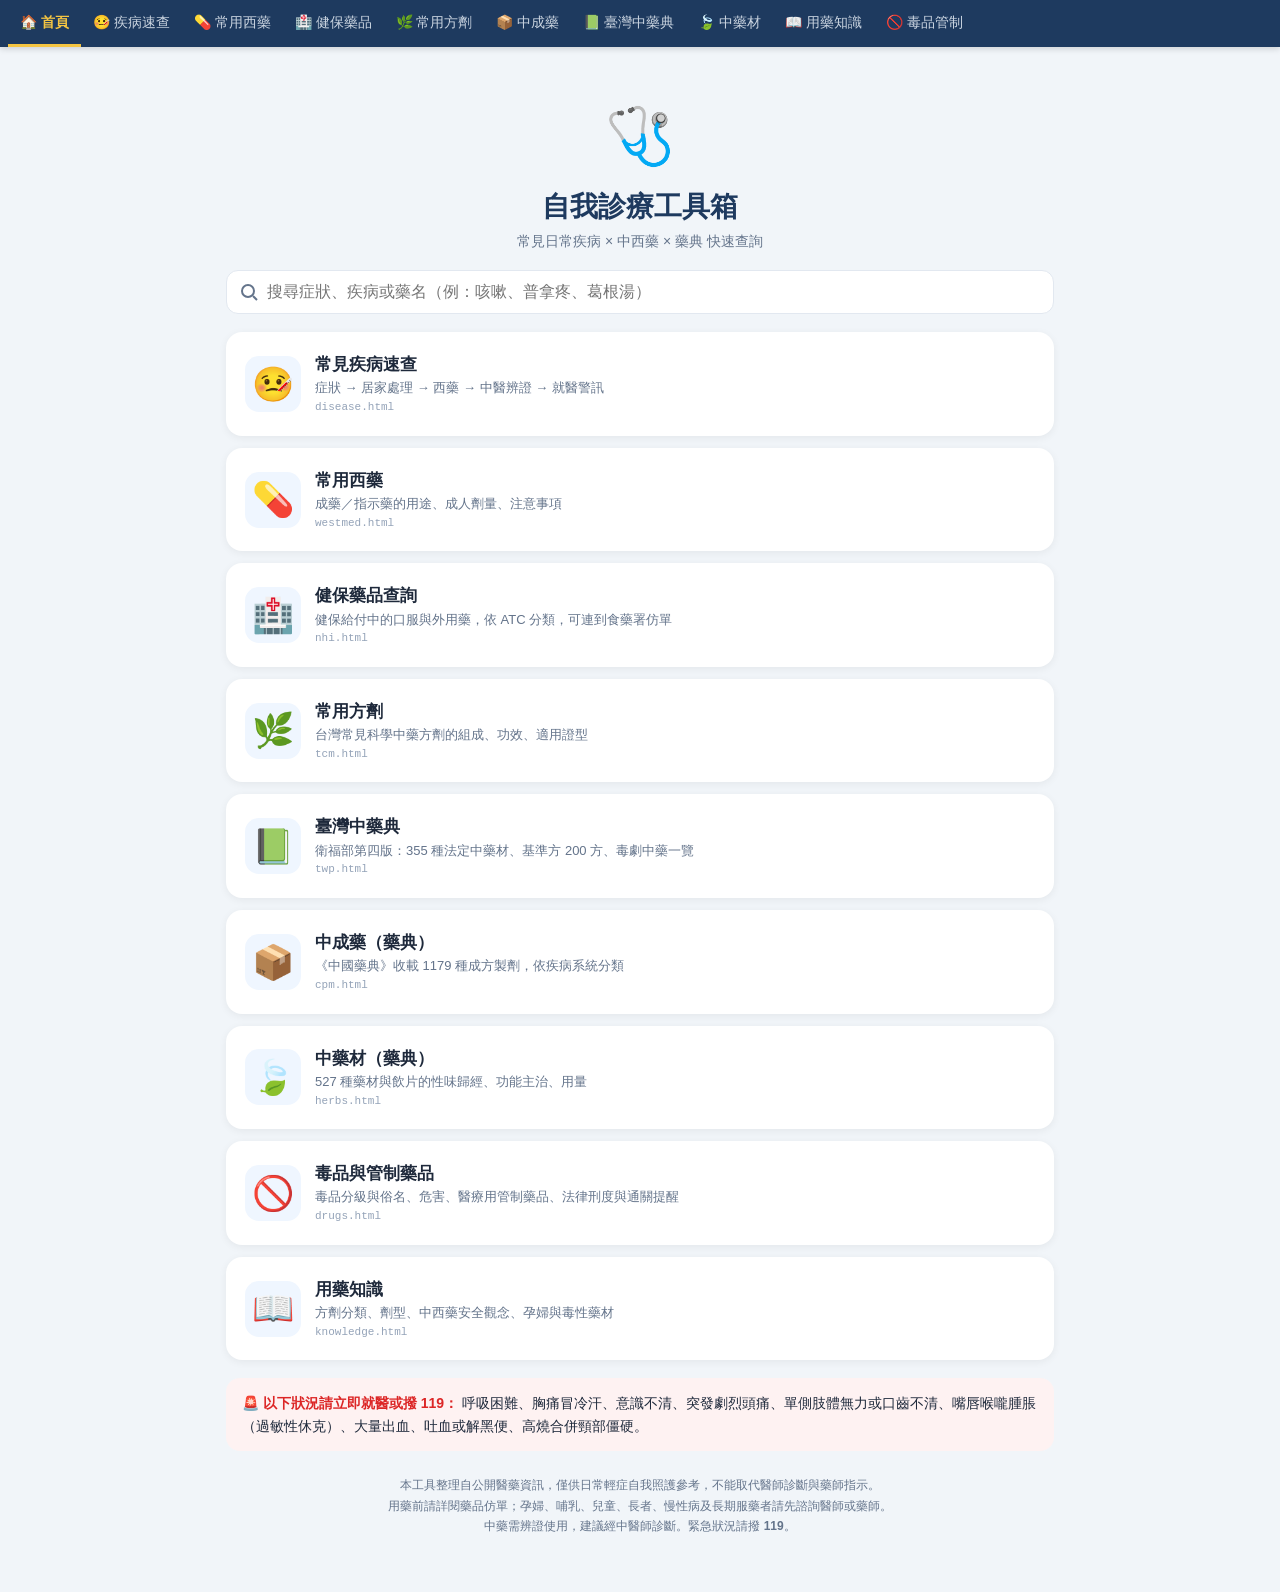
<file: index.html>
<!DOCTYPE html>
<html lang="zh-Hant">
<head>
<meta charset="UTF-8">
<meta name="viewport" content="width=device-width,initial-scale=1,maximum-scale=1,user-scalable=no">
<meta name="theme-color" content="#1e3a5f">
<meta name="apple-mobile-web-app-capable" content="yes">
<meta name="apple-mobile-web-app-status-bar-style" content="black-translucent">
<meta name="apple-mobile-web-app-title" content="自我診療">
<title>自我診療工具箱</title>
<link rel="icon" href="data:image/svg+xml,<svg xmlns='http://www.w3.org/2000/svg' viewBox='0 0 100 100'><text y='.9em' font-size='90'>🩺</text></svg>">
<link rel="manifest" href="manifest.webmanifest">
<link rel="apple-touch-icon" href="apple-touch-icon.png">
<link rel="stylesheet" href="common.css">
<style>
.home-hero{text-align:center;padding:28px 0 18px}
.home-hero .logo{font-size:56px}
.home-hero h1{font-size:28px;color:var(--navy);margin-top:4px}
.home-hero p{color:var(--muted);font-size:14px}
.tools{display:grid;gap:12px;margin-top:18px}
.tool{display:flex;align-items:center;gap:14px;background:#fff;border-radius:16px;padding:18px;box-shadow:0 2px 8px rgba(0,0,0,.06);
  border:1.5px solid transparent;transition:.15s;color:var(--text)}
.tool:hover{border-color:var(--primary);transform:translateY(-2px)}
.tool .ic{font-size:34px;width:56px;height:56px;border-radius:14px;background:var(--primary-l);display:flex;align-items:center;justify-content:center;flex:none}
.tool .tt{font-weight:700;font-size:17px}
.tool .ds{font-size:13px;color:var(--muted)}
.tool .fn{font-size:11px;color:#94a3b8;font-family:ui-monospace,monospace}
.results{margin-top:8px}
.res{display:flex;gap:10px;align-items:center;background:#fff;border-radius:10px;padding:10px 12px;margin-bottom:6px;color:var(--text)}
.res .k{font-size:11px;padding:1px 7px;border-radius:6px;flex:none}
.k-d{background:var(--primary-l);color:var(--primary-d)}.k-w{background:var(--amber-l);color:var(--amber)}.k-t{background:var(--green-l);color:var(--green)}
.res .s{font-size:12px;color:var(--muted)}
.emerg{background:var(--red-l);border-radius:14px;padding:14px 16px;margin-top:18px;font-size:14px}
.emerg b{color:var(--red)}
</style>
</head>
<body>
<div class="wrap">
  <div class="home-hero">
    <div class="logo">🩺</div>
    <h1>自我診療工具箱</h1>
    <p>常見日常疾病 × 中西藥 × 藥典 快速查詢</p>
  </div>

  <button id="installBtn" onclick="installApp()" style="display:none;width:100%;margin-bottom:12px;padding:12px;border:none;border-radius:12px;background:var(--navy);color:var(--gold);font-size:15px;font-weight:600;cursor:pointer">🖥️ 安裝成桌面 App</button>
  <input id="q" class="search" type="search" placeholder="搜尋症狀、疾病或藥名（例：咳嗽、普拿疼、葛根湯）" autocomplete="off">
  <div id="results" class="results"></div>

  <div class="tools" id="tools">
    <a class="tool" href="disease.html">
      <div class="ic">🤒</div>
      <div><div class="tt">常見疾病速查</div><div class="ds">症狀 → 居家處理 → 西藥 → 中醫辨證 → 就醫警訊</div><div class="fn">disease.html</div></div>
    </a>
    <a class="tool" href="westmed.html">
      <div class="ic">💊</div>
      <div><div class="tt">常用西藥</div><div class="ds">成藥／指示藥的用途、成人劑量、注意事項</div><div class="fn">westmed.html</div></div>
    </a>
    <a class="tool" href="nhi.html">
      <div class="ic">🏥</div>
      <div><div class="tt">健保藥品查詢</div><div class="ds">健保給付中的口服與外用藥，依 ATC 分類，可連到食藥署仿單</div><div class="fn">nhi.html</div></div>
    </a>
    <a class="tool" href="tcm.html">
      <div class="ic">🌿</div>
      <div><div class="tt">常用方劑</div><div class="ds">台灣常見科學中藥方劑的組成、功效、適用證型</div><div class="fn">tcm.html</div></div>
    </a>
    <a class="tool" href="twp.html">
      <div class="ic">📗</div>
      <div><div class="tt">臺灣中藥典</div><div class="ds">衛福部第四版：355 種法定中藥材、基準方 200 方、毒劇中藥一覽</div><div class="fn">twp.html</div></div>
    </a>
    <a class="tool" href="cpm.html">
      <div class="ic">📦</div>
      <div><div class="tt">中成藥（藥典）</div><div class="ds" id="cpmN">《中國藥典》成方製劑，依疾病系統分類</div><div class="fn">cpm.html</div></div>
    </a>
    <a class="tool" href="herbs.html">
      <div class="ic">🍃</div>
      <div><div class="tt">中藥材（藥典）</div><div class="ds" id="herbN">單味藥材的性味歸經、功能主治、用量</div><div class="fn">herbs.html</div></div>
    </a>
    <a class="tool" href="drugs.html">
      <div class="ic">🚫</div>
      <div><div class="tt">毒品與管制藥品</div><div class="ds">毒品分級與俗名、危害、醫療用管制藥品、法律刑度與通關提醒</div><div class="fn">drugs.html</div></div>
    </a>
    <a class="tool" href="knowledge.html">
      <div class="ic">📖</div>
      <div><div class="tt">用藥知識</div><div class="ds">方劑分類、劑型、中西藥安全觀念、孕婦與毒性藥材</div><div class="fn">knowledge.html</div></div>
    </a>
  </div>

  <div class="emerg">
    <b>🚨 以下狀況請立即就醫或撥 119：</b>
    呼吸困難、胸痛冒冷汗、意識不清、突發劇烈頭痛、單側肢體無力或口齒不清、嘴唇喉嚨腫脹（過敏性休克）、大量出血、吐血或解黑便、高燒合併頸部僵硬。
  </div>

  <p class="disclaimer" id="disc"></p>
</div>

<script src="data_west.js"></script>
<script src="data_tcm.js"></script>
<script src="data_disease.js"></script>
<script src="data_cpm.js"></script>
<script src="data_herb.js"></script>
<script src="data_twp.js"></script>
<script src="common.js"></script>
<script>
document.getElementById("disc").innerHTML=DISCLAIMER;
document.getElementById("cpmN").textContent=`《中國藥典》收載 ${CPM.length} 種成方製劑，依疾病系統分類`;
document.getElementById("herbN").textContent=`${HERBS.length} 種藥材與飲片的性味歸經、功能主治、用量`;
const q=document.getElementById("q"),box=document.getElementById("results"),tools=document.getElementById("tools");
q.addEventListener("input",()=>{
  const k=norm(q.value.trim());
  if(!k){box.innerHTML="";tools.style.display="";return;}
  tools.style.display="none";
  const r=[];
  DISEASES.forEach(d=>{ if(norm(d.name+d.symptom+d.cat).includes(k)) r.push(`<a class="res" href="disease.html?id=${d.id}"><span class="k k-d">疾病</span><div><div>${d.icon} ${esc(d.name)}</div><div class="s">${esc(d.symptom.slice(0,40))}…</div></div></a>`)});
  WEST_MEDS.forEach(m=>{ if(norm(m.name+m.en+m.brand+m.use+m.cls).includes(k)) r.push(`<a class="res" href="westmed.html?id=${m.id}"><span class="k k-w">西藥</span><div><div>${esc(m.name)} <span class="s">${esc(m.en)}</span></div><div class="s">${esc(m.brand)}</div></div></a>`)});
  TCM_MEDS.forEach(m=>{ if(norm(m.name+m.comp+m.effect+m.fit).includes(k)) r.push(`<a class="res" href="tcm.html?id=${m.id}"><span class="k k-t">中藥</span><div><div>${esc(m.name)}</div><div class="s">${esc(m.effect)}</div></div></a>`)});
  TWP.fang.forEach(m=>{ if(norm(m.n+m.eff+m.ind).includes(k)) r.push(`<a class="res" href="twp.html?tab=fang&no=${m.no}"><span class="k k-t" style="background:#e0f2fe;color:#0369a1">基準方</span><div><div>${esc(m.n)}</div><div class="s">${esc(m.eff)}｜${esc(m.ind.slice(0,30))}</div></div></a>`)});
  TWP.herbs.forEach(m=>{ if(norm(m.n+m.fn).includes(k)) r.push(`<a class="res" href="twp.html?id=${encodeURIComponent(m.n)}"><span class="k k-t" style="background:#e0f2fe;color:#0369a1">臺灣藥典</span><div><div>${esc(m.n)}</div><div class="s">${esc(m.fn)}</div></div></a>`)});
  let n=0;CPM.forEach(m=>{ if(n<20&&norm(m.n+m.fn).includes(k)){n++;r.push(`<a class="res" href="cpm.html?id=${m.id}"><span class="k k-t" style="background:#f3e8ff;color:#7c3aed">中成藥</span><div><div>${esc(m.n)}</div><div class="s">${esc(m.fn.slice(0,40))}</div></div></a>`)}});
  n=0;HERBS.forEach(m=>{ if(n<20&&norm(m.n+m.fn).includes(k)){n++;r.push(`<a class="res" href="herbs.html?id=${m.id}"><span class="k k-t">藥材</span><div><div>${esc(m.n)}</div><div class="s">${esc(m.fn.slice(0,40))}</div></div></a>`)}});
  box.innerHTML=r.length?r.join(""):`<div class="empty">找不到「${esc(q.value)}」相關資料</div>`;
});
</script>
</body>
</html>
</file>
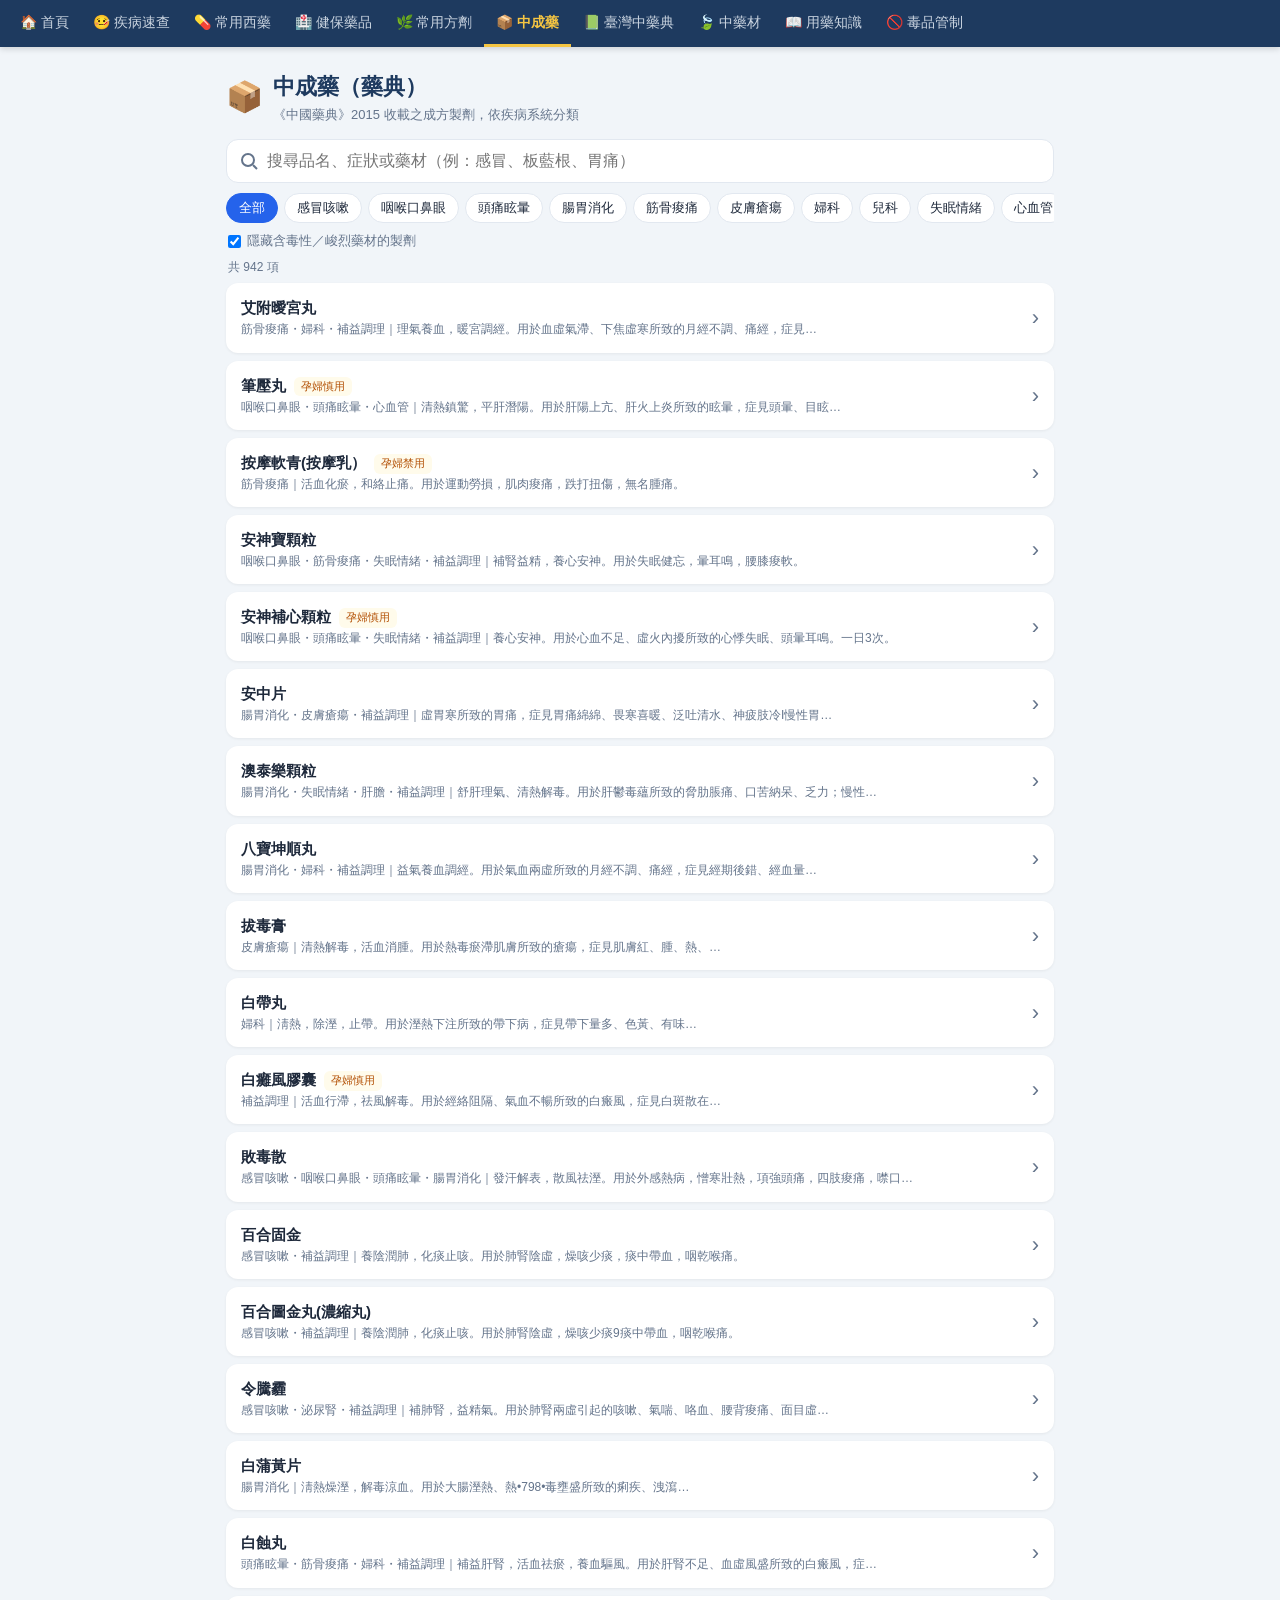
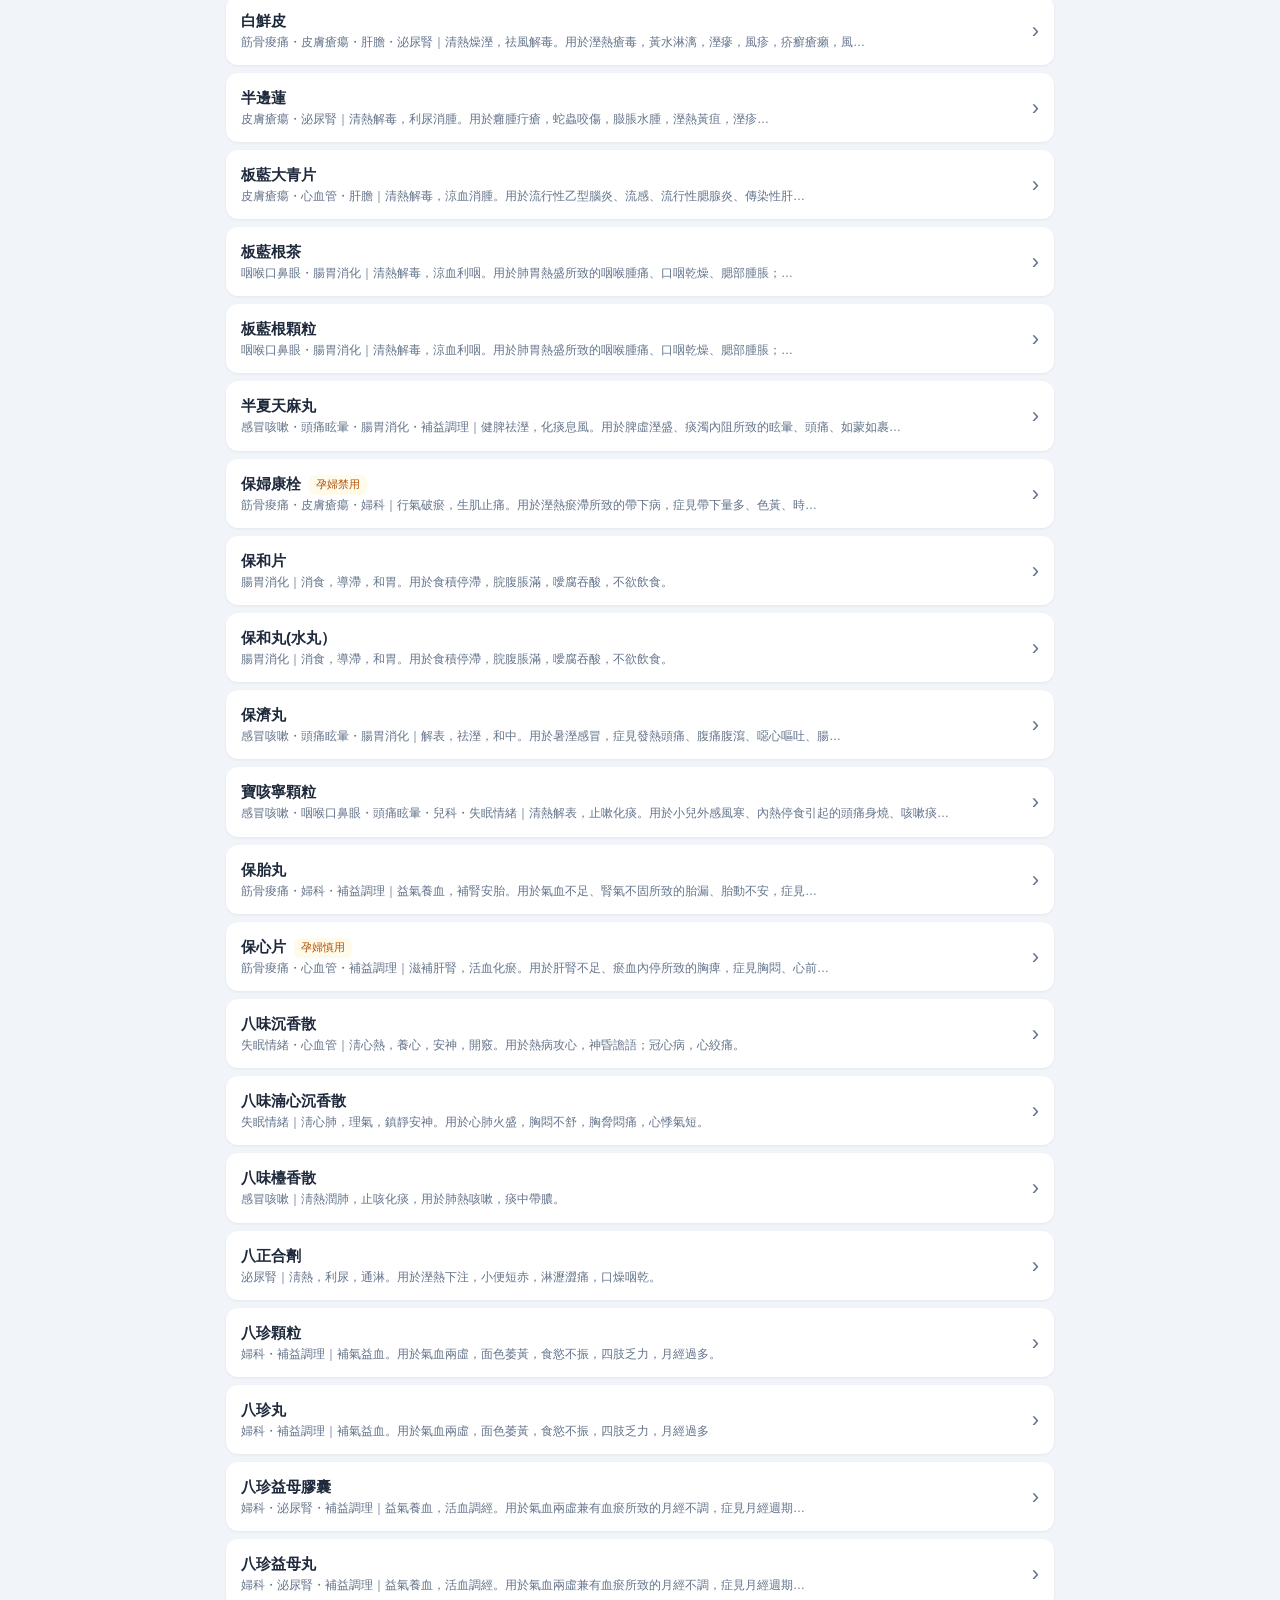
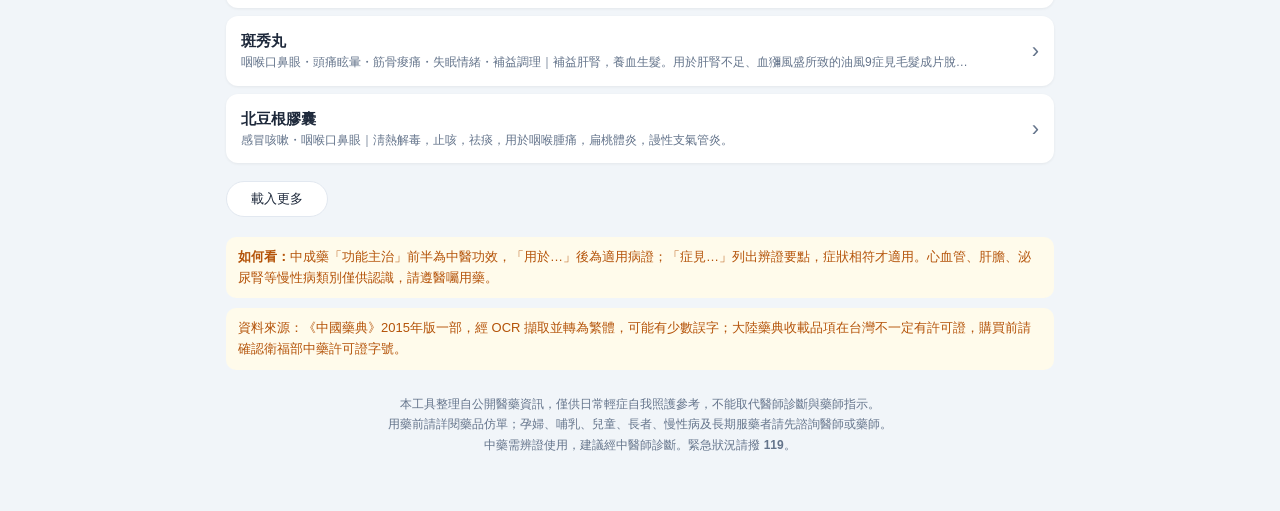
<file: cpm.html>
<!DOCTYPE html>
<html lang="zh-Hant">
<head>
<meta charset="UTF-8">
<meta name="viewport" content="width=device-width,initial-scale=1,maximum-scale=1,user-scalable=no">
<meta name="theme-color" content="#1e3a5f">
<meta name="apple-mobile-web-app-capable" content="yes">
<title>中成藥（藥典）｜自我診療工具箱</title>
<link rel="icon" href="data:image/svg+xml,<svg xmlns='http://www.w3.org/2000/svg' viewBox='0 0 100 100'><text y='.9em' font-size='90'>📦</text></svg>">
<link rel="manifest" href="manifest.webmanifest">
<link rel="apple-touch-icon" href="apple-touch-icon.png">
<link rel="stylesheet" href="common.css">
</head>
<body>
<div class="wrap">
  <div class="page-title"><span class="ico">📦</span><div><h1>中成藥（藥典）</h1><p>《中國藥典》2015 收載之成方製劑，依疾病系統分類</p></div></div>
  <input id="q" class="search" type="search" placeholder="搜尋品名、症狀或藥材（例：感冒、板藍根、胃痛）" autocomplete="off">
  <div class="chips" id="chips"></div>
  <div id="dfilter" class="note-box" style="display:none;background:var(--primary-l);color:var(--primary-d)"></div>
  <label style="font-size:13px;color:var(--muted);display:flex;gap:6px;align-items:center;margin:4px 2px"><input type="checkbox" id="tox">隱藏含毒性／峻烈藥材的製劑</label>
  <div class="count" id="cnt"></div>
  <div id="list"></div>
  <button id="more" class="chip" style="display:block;margin:10px auto;padding:8px 24px">載入更多</button>
  <div class="note-box"><b>如何看：</b>中成藥「功能主治」前半為中醫功效，「用於…」後為適用病證；「症見…」列出辨證要點，症狀相符才適用。心血管、肝膽、泌尿腎等慢性病類別僅供認識，請遵醫囑用藥。</div>
  <p class="note-box" id="src"></p>
  <p class="disclaimer" id="disc"></p>
</div>
<script src="data_west.js"></script>
<script src="data_tcm.js"></script>
<script src="data_disease.js"></script>
<script src="data_cpm.js"></script>
<script src="common.js"></script>
<script src="pharm.js"></script>
<script>
pharmPage({data:CPM,cats:["感冒咳嗽","咽喉口鼻眼","頭痛眩暈","腸胃消化","筋骨痠痛","皮膚瘡瘍","婦科","兒科","失眠情緒","心血管","肝膽","泌尿腎","補益調理","注射劑（醫療用）","其他"],kind:"cpm"});
</script>
</body>
</html>
</file>
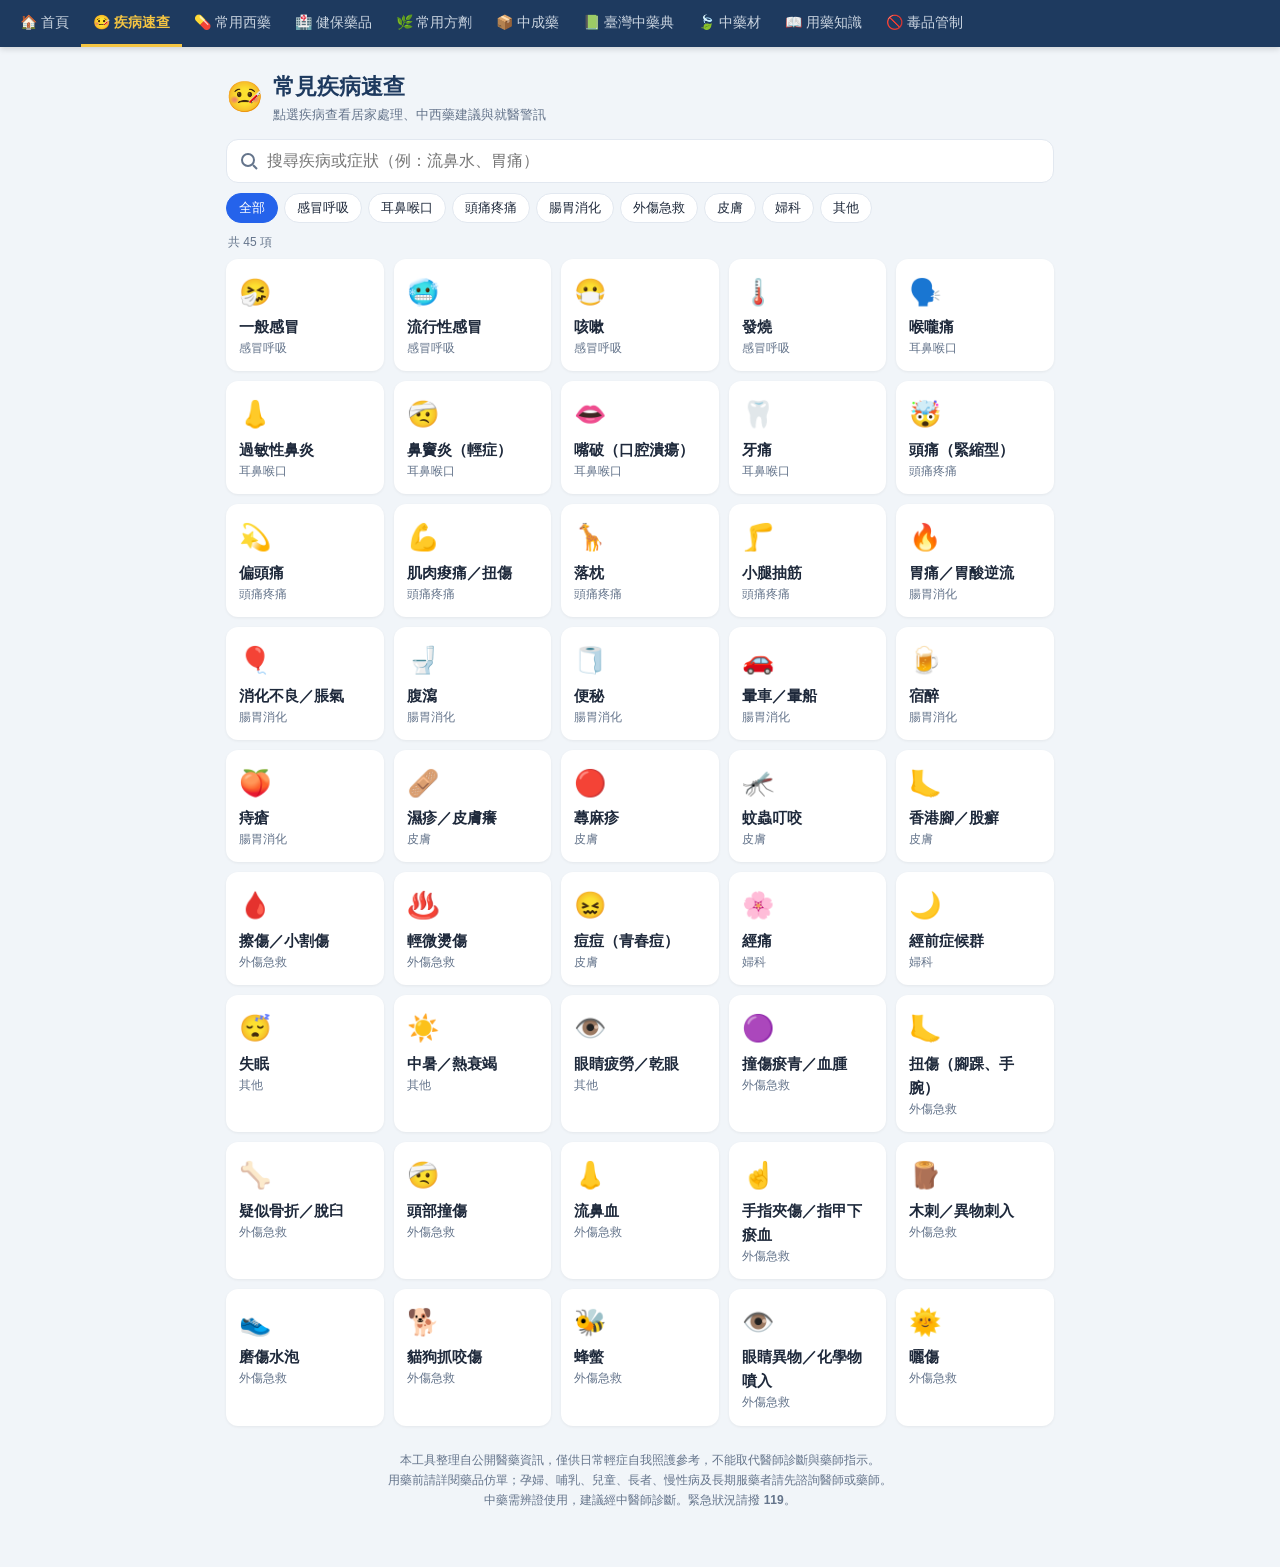
<file: disease.html>
<!DOCTYPE html>
<html lang="zh-Hant">
<head>
<meta charset="UTF-8">
<meta name="viewport" content="width=device-width,initial-scale=1,maximum-scale=1,user-scalable=no">
<meta name="theme-color" content="#1e3a5f">
<meta name="apple-mobile-web-app-capable" content="yes">
<title>常見疾病速查｜自我診療工具箱</title>
<link rel="icon" href="data:image/svg+xml,<svg xmlns='http://www.w3.org/2000/svg' viewBox='0 0 100 100'><text y='.9em' font-size='90'>🤒</text></svg>">
<link rel="manifest" href="manifest.webmanifest">
<link rel="apple-touch-icon" href="apple-touch-icon.png">
<link rel="stylesheet" href="common.css">
</head>
<body>
<div class="wrap" id="app"></div>

<script src="data_west.js"></script>
<script src="data_tcm.js"></script>
<script src="data_disease.js"></script>
<script src="data_twp.js"></script>
<script src="data_cpm.js"></script>
<script src="data_herb.js"></script>
<script src="common.js"></script>
<script>
const app=document.getElementById("app");
let cat="全部", kw="";

function renderList(){
  app.innerHTML=`
  <div class="page-title"><span class="ico">🤒</span><div><h1>常見疾病速查</h1><p>點選疾病查看居家處理、中西藥建議與就醫警訊</p></div></div>
  <input id="q" class="search" type="search" placeholder="搜尋疾病或症狀（例：流鼻水、胃痛）" value="${esc(kw)}" autocomplete="off">
  <div class="chips" id="chips">${["全部",...DISEASE_CATS].map(c=>`<button class="chip ${c===cat?"on":""}" data-c="${c}">${c}</button>`).join("")}</div>
  <div class="count" id="cnt"></div>
  <div class="grid" id="grid"></div>
  <p class="disclaimer">${DISCLAIMER}</p>`;
  const q=document.getElementById("q");
  q.addEventListener("input",()=>{kw=q.value;drawGrid();});
  document.getElementById("chips").addEventListener("click",e=>{
    const b=e.target.closest(".chip");if(!b)return;cat=b.dataset.c;
    document.querySelectorAll(".chip").forEach(x=>x.classList.toggle("on",x===b));drawGrid();
  });
  drawGrid();
}
function drawGrid(){
  const k=norm(kw.trim());
  const list=DISEASES.filter(d=>(cat==="全部"||d.cat===cat)&&(!k||norm(d.name+d.symptom+d.care.join("")).includes(k)));
  document.getElementById("cnt").textContent=`共 ${list.length} 項`;
  document.getElementById("grid").innerHTML=list.length?list.map(d=>
    `<div class="dcard" onclick="go('${d.id}')"><div class="e">${d.icon}</div><div class="n">${esc(d.name)}</div><div class="c">${esc(d.cat)}</div></div>`
  ).join(""):`<div class="empty" style="grid-column:1/-1">找不到符合的疾病</div>`;
}
function twpBlock(d){
  const f=TWP.fang.filter(x=>x.d.includes(d.id)).sort((a,b)=>a.d.length-b.d.length);
  if(!f.length) return "";
  return `<div class="card"><h2>📗 臺灣中藥典基準方</h2>
    ${f.slice(0,8).map(x=>`<div class="tcmrow"><a href="twp.html?tab=fang&no=${x.no}"><b style="color:var(--primary)">${esc(x.n)}</b></a>
      <div class="k">效能：${esc(x.eff)}</div><div style="font-size:13px">適應症：${esc(x.ind)}</div></div>`).join("")}
    ${f.length>8?`<a class="back" style="margin-top:8px" href="twp.html?tab=fang&d=${d.id}">查看全部 ${f.length} 方 ›</a>`:""}
    <div class="note-box">衛福部公告之中藥基準方，為台灣科學中藥製劑的法定處方依據；實際使用仍需中醫師辨證。</div></div>`;
}
function cpmBlock(d){
  const c=rankFor(CPM,d.id), h=rankFor(HERBS,d.id);
  if(!c.length&&!h.length) return "";
  const cl=c.slice(0,8).map(r=>`<div class="tcmrow"><a href="cpm.html?id=${r.id}"><b style="color:var(--primary)">${esc(r.n)}</b></a>
      ${pregnancyFlag(r.no)?`<span class="tag rx">${pregnancyFlag(r.no)}</span>`:""}
      <div class="k">${esc(r.fn)}</div>${r.u?`<div class="dose">💊 ${esc(r.u)}</div>`:""}</div>`).join("");
  const hl=h.slice(0,12).map(r=>`<a href="herbs.html?id=${r.id}">${esc(r.n)}</a>`).join("");
  return `<div class="card"><h2>📚 藥典參考</h2>
    ${cl?`<div style="font-size:13px;color:var(--muted)">中成藥（共 ${c.length} 種相關）</div>${cl}
    ${c.length>8?`<a class="back" style="margin-top:8px" href="cpm.html?d=${d.id}">查看全部 ${c.length} 種中成藥 ›</a>`:""}`:""}
    ${hl?`<div style="font-size:13px;color:var(--muted);margin-top:10px">相關中藥材</div><div class="links" style="margin-top:4px">${hl}</div>
    ${h.length>12?`<a class="back" style="margin-top:8px" href="herbs.html?d=${d.id}">查看全部 ${h.length} 種藥材 ›</a>`:""}`:""}
    <div class="note-box">${CP_SRC}</div></div>`;
}
function go(id){history.pushState({id},"","?id="+id);renderDetail(id);window.scrollTo(0,0);}

function renderDetail(id){
  const d=byId(DISEASES,id);
  if(!d){renderList();return;}
  const west=d.west.map(w=>{const m=byId(WEST_MEDS,w.id);if(!m)return"";
    return `<div class="med"><div style="flex:1">
      <a href="westmed.html?id=${m.id}"><b>${esc(m.name)}</b></a> <span class="note">${esc(m.en)}</span>
      ${m.tag.map(t=>`<span class="tag ${t==="處方藥"?"rx":""}">${t}</span>`).join("")}
      <div class="note">👉 ${esc(w.note)}｜${esc(m.brand)}</div>
      <div class="dose">💊 ${esc(m.dose)}</div></div></div>`;}).join("");
  const tcm=d.tcm.map(t=>`<div class="tcmrow"><b>${esc(t.type)}</b><div class="k">${esc(t.key)}</div>
      <div class="links">${t.rx.map(r=>{const m=byId(TCM_MEDS,r);return m?`<a href="tcm.html?id=${m.id}">${esc(m.name)}</a>`:""}).join("")}</div></div>`).join("");

  app.innerHTML=`
  <a class="back" href="disease.html" onclick="event.preventDefault();history.pushState({},'','disease.html');renderList();">‹ 返回疾病列表</a>
  <div class="hero"><div class="e">${d.icon}</div><h1>${esc(d.name)}</h1><p>${esc(d.symptom)}</p></div>

  <div class="card"><h2>🏠 居家處理</h2><ul>${d.care.map(c=>`<li>${esc(c)}</li>`).join("")}</ul></div>

  ${west?`<div class="card"><h2>💊 西藥參考</h2>${west}
    <div class="note-box">劑量為成人一般標示用量，請以產品仿單為準；兒童須依體重計算，請洽藥師。</div></div>`:""}

  ${tcm?`<div class="card"><h2>🌿 中醫辨證參考</h2>${tcm}
    <div class="note-box">中藥需依體質辨證，同一疾病不同證型用藥差異很大，建議經中醫師診斷後使用。</div></div>`:""}

  ${twpBlock(d)}
  ${cpmBlock(d)}
  <div class="card redbox"><h2>🚨 出現以下情況請就醫</h2><ul>${d.red.map(r=>`<li>${esc(r)}</li>`).join("")}</ul></div>
  <p class="disclaimer">${DISCLAIMER}</p>`;
  document.title=d.name+"｜自我診療工具箱";
}

window.addEventListener("popstate",()=>{const id=qs("id");id?renderDetail(id):renderList();});
const id0=qs("id"); id0?renderDetail(id0):renderList();
</script>
</body>
</html>
</file>
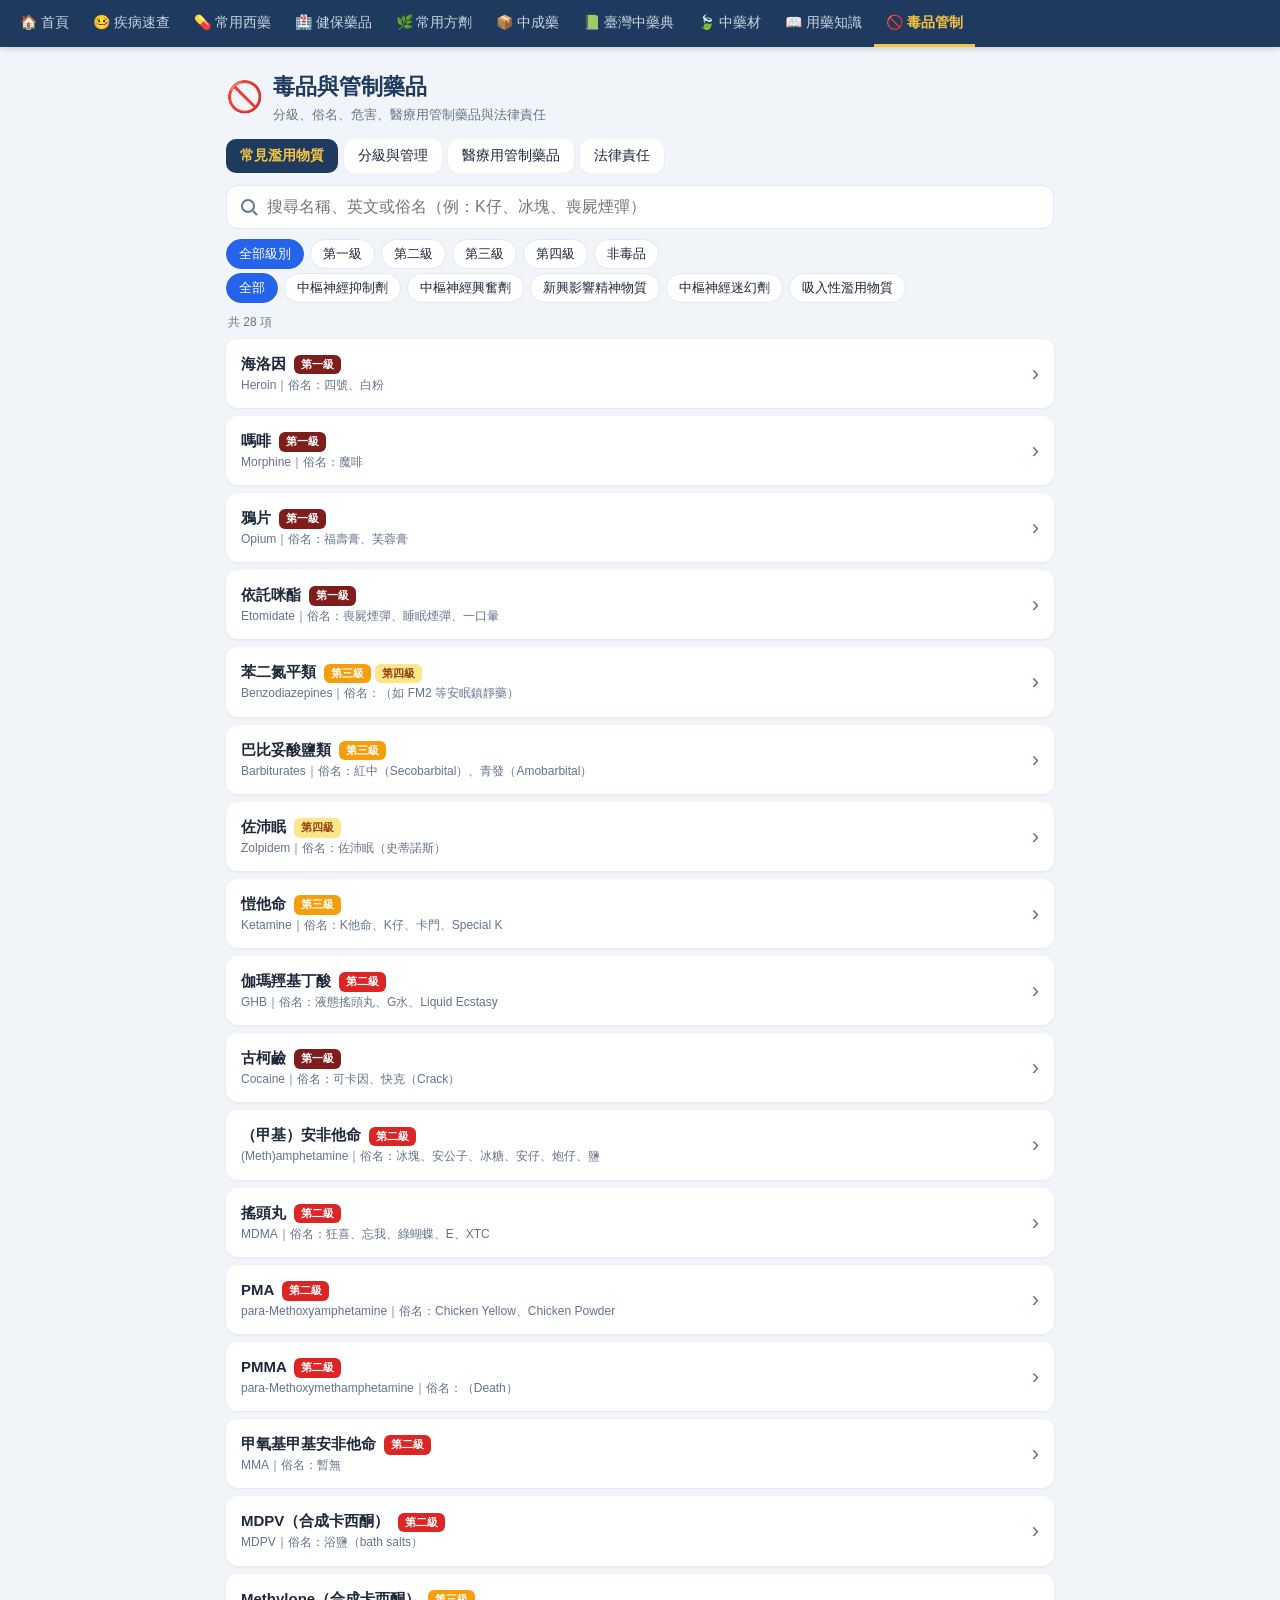
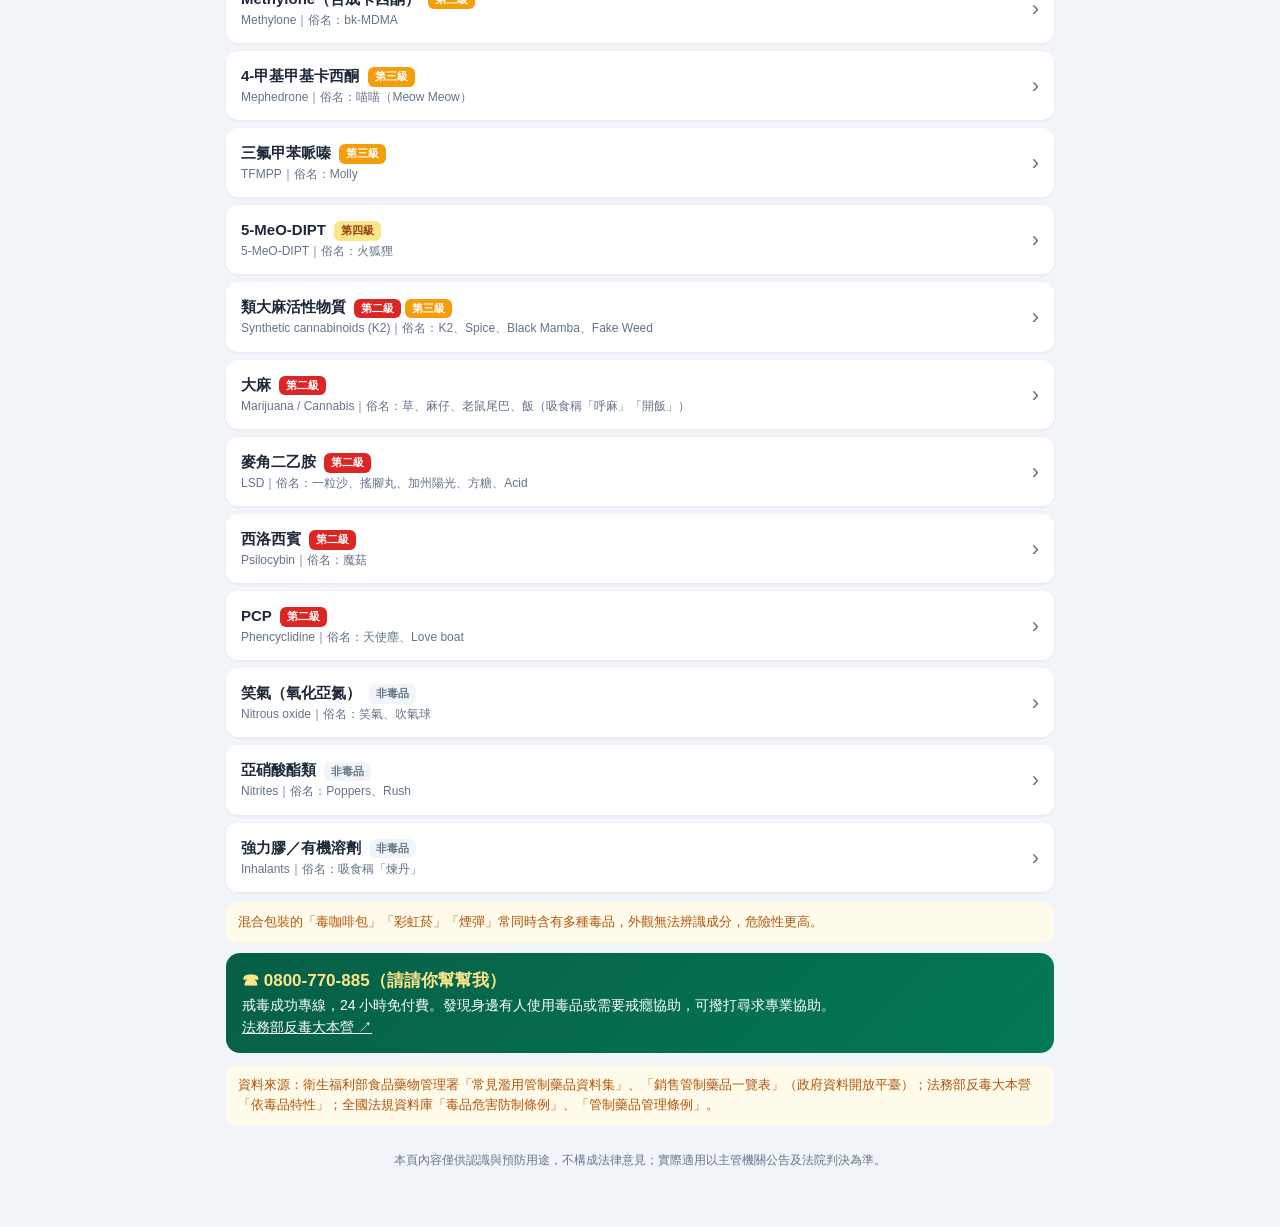
<file: drugs.html>
<!DOCTYPE html>
<html lang="zh-Hant">
<head>
<meta charset="UTF-8">
<meta name="viewport" content="width=device-width,initial-scale=1,maximum-scale=1,user-scalable=no">
<meta name="theme-color" content="#1e3a5f">
<meta name="apple-mobile-web-app-capable" content="yes">
<title>毒品與管制藥品｜自我診療工具箱</title>
<link rel="icon" href="data:image/svg+xml,<svg xmlns='http://www.w3.org/2000/svg' viewBox='0 0 100 100'><text y='.9em' font-size='90'>🚫</text></svg>">
<link rel="manifest" href="manifest.webmanifest">
<link rel="apple-touch-icon" href="apple-touch-icon.png">
<link rel="stylesheet" href="common.css">
<style>
.tabs{display:flex;gap:6px;margin:4px 0 12px;overflow-x:auto;scrollbar-width:none}
.tabs button{flex:none;border:none;background:#fff;padding:8px 14px;border-radius:10px;font-size:14px;cursor:pointer;color:var(--text);box-shadow:0 1px 3px rgba(0,0,0,.06)}
.tabs button.on{background:var(--navy);color:var(--gold);font-weight:600}
.lv{display:inline-block;font-size:11px;padding:1px 7px;border-radius:6px;margin-left:4px;font-weight:600;vertical-align:middle}
.lv1{background:#7f1d1d;color:#fff}.lv2{background:#dc2626;color:#fff}.lv3{background:#f59e0b;color:#fff}.lv4{background:#fde68a;color:#92400e}.lv0{background:var(--bg);color:var(--muted)}
table.t{width:100%;border-collapse:collapse;font-size:13px}
table.t th,table.t td{border:1px solid var(--line);padding:6px 7px;vertical-align:top;text-align:left}
table.t th{background:var(--primary-l);color:var(--navy);white-space:nowrap}
.tw{overflow-x:auto}
.tw table.t{min-width:560px}
.tw table.t td:first-child{white-space:nowrap}
.help{background:linear-gradient(135deg,#065f46,#047857);color:#fff;border-radius:14px;padding:14px 16px;margin-bottom:12px;font-size:14px}
.help b{color:#fde68a;font-size:17px}
.help a{color:#fff;text-decoration:underline}
section[hidden]{display:none}
</style>
</head>
<body>
<div class="wrap">
  <div class="page-title"><span class="ico">🚫</span><div><h1>毒品與管制藥品</h1><p>分級、俗名、危害、醫療用管制藥品與法律責任</p></div></div>

  <div class="tabs" id="tabs">
    <button data-t="abuse" class="on">常見濫用物質</button>
    <button data-t="level">分級與管理</button>
    <button data-t="cd">醫療用管制藥品</button>
    <button data-t="law">法律責任</button>
  </div>

  <!-- 常見濫用物質 -->
  <section id="s-abuse">
    <input id="q" class="search" type="search" placeholder="搜尋名稱、英文或俗名（例：K仔、冰塊、喪屍煙彈）" autocomplete="off">
    <div class="chips" id="lvChips"></div>
    <div class="chips" id="catChips" style="padding-top:0"></div>
    <div class="count" id="cnt"></div>
    <div id="list"></div>
    <div class="note-box">混合包裝的「毒咖啡包」「彩虹菸」「煙彈」常同時含有多種毒品，外觀無法辨識成分，危險性更高。</div>
  </section>

  <!-- 分級與管理 -->
  <section id="s-level" hidden>
    <div class="card"><h2>⚖️ 毒品 vs. 管制藥品</h2>
      <div class="tw"><table class="t">
        <tr><th></th><th>毒品</th><th>管制藥品</th></tr>
        <tr><td>法源</td><td>毒品危害防制條例（法務部）</td><td>管制藥品管理條例（衛福部食藥署）</td></tr>
        <tr><td>定義</td><td>具成癮性、濫用性、對社會危害性之麻醉藥品與其製品及影響精神物質與其製品</td><td>成癮性麻醉藥品、影響精神藥品及其他需加強管理之藥品，<b>限供醫藥及科學上之需用</b></td></tr>
        <tr><td>分級</td><td>依成癮性、濫用性、社會危害性分<b>四級</b></td><td>依習慣性、依賴性、濫用性、社會危害性分<b>四級</b></td></tr>
        <tr><td>關係</td><td colspan="2">同一成分常同時列管：<b>合法醫療使用</b>時是「管制藥品」，<b>非法製造、販賣、持有、施用</b>時即是「毒品」。例如嗎啡是第一級管制藥品，也是第一級毒品；佐沛眠是第四級管制藥品，也是第四級毒品。</td></tr>
      </table></div>
    </div>
    <div class="card"><h2>🎚️ 四級分類與代表物質</h2>
      <div class="tw"><table class="t">
        <tr><th>級別</th><th>代表物質</th></tr>
        <tr><td><span class="lv lv1">第一級</span></td><td>海洛因、嗎啡、鴉片、古柯鹼、依託咪酯</td></tr>
        <tr><td><span class="lv lv2">第二級</span></td><td>（甲基）安非他命、MDMA（搖頭丸）、大麻、LSD、GHB、PMA、PMMA、MDPV、西洛西賓（魔菇）、PCP；醫療用：配西汀、吩坦尼、羥可酮、可待因（單方）</td></tr>
        <tr><td><span class="lv lv3">第三級</span></td><td>愷他命、FM2（Flunitrazepam）、巴比妥酸鹽類、Mephedrone（喵喵）、Methylone、TFMPP</td></tr>
        <tr><td><span class="lv lv4">第四級</span></td><td>多數苯二氮平類安眠鎮靜藥（如 Alprazolam、Diazepam、Lorazepam）、佐沛眠、5-MeO-DIPT</td></tr>
      </table></div>
      <div class="note-box">完整品項以行政院公告之「管制藥品分級及品項」與「毒品之分級及品項」為準，會隨新興毒品持續增列。</div>
    </div>
    <div class="card"><h2>🏥 管制藥品管理重點</h2>
      <ul style="font-size:14px">
        <li><b>專用處方箋：</b>醫師使用第一至三級管制藥品須開立管制藥品專用處方箋（第 8 條）。</li>
        <li><b>登記證：</b>輸入、輸出、製造、販賣、購買管制藥品的業者與醫療機構，須向食藥署申請管制藥品登記證（第 16 條）。</li>
        <li><b>第一、二級輸出入：</b>僅限食藥署管制藥品製藥工廠，且須申請核發憑照（第 19 條）。</li>
        <li><b>第三、四級輸出入：</b>除取得藥品許可證外，須<b>逐批</b>向食藥署申請同意書（第 20 條）。</li>
        <li><b>旅客攜帶：</b>個人自用的管制藥品，實務上應備妥醫療院所診斷書或處方箋，並以合理自用數量為限；未備證明或超量者可能被海關查扣。</li>
      </ul>
    </div>
  </section>

  <!-- 醫療用管制藥品 -->
  <section id="s-cd" hidden>
    <div class="note-box" style="margin-top:0">以下為食藥署管制藥品製藥工廠供應的醫療用管制藥品，僅供醫療機構依處方使用。</div>
    <div class="chips" id="cdChips"></div>
    <div id="cdList"></div>
  </section>

  <!-- 法律責任 -->
  <section id="s-law" hidden>
    <div class="card"><h2>⚖️ 毒品危害防制條例刑度</h2>
      <div class="tw"><table class="t">
        <tr><th>行為</th><th><span class="lv lv1">一級</span></th><th><span class="lv lv2">二級</span></th><th><span class="lv lv3">三級</span></th><th><span class="lv lv4">四級</span></th></tr>
        <tr><td>製造、運輸、販賣<br><small>第 4 條</small></td><td>死刑或無期徒刑；無期徒刑得併科 3,000 萬元以下罰金</td><td>無期徒刑或 10 年以上，得併科 1,500 萬元</td><td>7 年以上，得併科 1,000 萬元</td><td>5–12 年，得併科 500 萬元</td></tr>
        <tr><td>意圖販賣而持有<br><small>第 5 條</small></td><td>無期徒刑或 10 年以上，得併科 700 萬元</td><td>5 年以上，得併科 500 萬元</td><td>3–10 年，得併科 300 萬元</td><td>1–7 年，得併科 100 萬元</td></tr>
        <tr><td>轉讓<br><small>第 8 條</small></td><td>1–7 年，得併科 100 萬元</td><td>6 月–5 年，得併科 70 萬元</td><td>3 年以下，得併科 30 萬元</td><td>1 年以下，得併科 10 萬元</td></tr>
        <tr><td>施用<br><small>第 10、11-1 條</small></td><td>6 月–5 年</td><td>3 年以下</td><td colspan="2">行政罰：罰鍰 1–5 萬元，並接受 4–8 小時毒品危害講習</td></tr>
        <tr><td>持有<br><small>第 11 條</small></td><td>3 年以下、拘役或 30 萬元；純質淨重 ≥10g：1–7 年</td><td>2 年以下、拘役或 20 萬元；純質淨重 ≥20g：6 月–5 年</td><td>純質淨重 ≥5g：2 年以下，得併科 20 萬元；未達者行政罰</td><td>純質淨重 ≥5g：1 年以下，得併科 10 萬元；未達者行政罰</td></tr>
      </table></div>
      <ul style="font-size:13px;margin-top:8px">
        <li>製造、運輸、販賣「專供製造或施用毒品之器具」：1–7 年，得併科 150 萬元。</li>
        <li>施用一、二級毒品者，先由法院裁定觀察、勒戒（不超過 2 個月）；有繼續施用傾向者強制戒治 6 個月以上、最長 1 年（第 20 條）。</li>
        <li>罰金單位均為新臺幣。以上依全國法規資料庫「毒品危害防制條例」（民國 111 年 5 月 4 日修正）整理。</li>
      </ul>
    </div>
    <div class="card"><h2>✈️ 通關提醒</h2>
      <ul style="font-size:14px">
        <li>毒品入出境即構成「運輸毒品」，刑度與製造、販賣相同，不因數量少或「幫人帶」而免責。</li>
        <li>勿替陌生人攜帶行李或包裹，出國前確認自己的行李內容。</li>
        <li>部分國家合法的大麻、CBD 產品，在台灣屬第二級毒品或管制藥品，不可攜帶入境。</li>
        <li>自用管制藥品（安眠藥、止痛藥等）請保留原包裝，攜帶處方箋或診斷證明。</li>
      </ul>
    </div>
  </section>

  <div class="help">
    <b>☎ 0800-770-885（請請你幫幫我）</b><br>戒毒成功專線，24 小時免付費。發現身邊有人使用毒品或需要戒癮協助，可撥打尋求專業協助。<br>
    <a href="https://antidrug.moj.gov.tw/" target="_blank" rel="noopener">法務部反毒大本營 ↗</a>
  </div>

  <p class="note-box">資料來源：衛生福利部食品藥物管理署「常見濫用管制藥品資料集」、「銷售管制藥品一覽表」（政府資料開放平臺）；法務部反毒大本營「依毒品特性」；全國法規資料庫「毒品危害防制條例」、「管制藥品管理條例」。</p>
  <p class="disclaimer" id="disc"></p>
</div>

<script src="data_west.js"></script>
<script src="data_tcm.js"></script>
<script src="data_disease.js"></script>
<script src="data_drugs.js"></script>
<script src="common.js"></script>
<script>
const $=id=>document.getElementById(id);
$("disc").innerHTML="本頁內容僅供認識與預防用途，不構成法律意見；實際適用以主管機關公告及法院判決為準。";
const LV={1:"第一級",2:"第二級",3:"第三級",4:"第四級"};
const lvTag=l=>l.length?l.map(n=>`<span class="lv lv${n}">${LV[n]}</span>`).join(""):`<span class="lv lv0">非毒品</span>`;

// 分頁切換
const tabs=$("tabs");
function showTab(t){tabs.querySelectorAll("button").forEach(b=>b.classList.toggle("on",b.dataset.t===t));
  document.querySelectorAll("section").forEach(s=>s.hidden=s.id!=="s-"+t);}
tabs.addEventListener("click",e=>{const b=e.target.closest("button");if(!b)return;showTab(b.dataset.t);history.replaceState(null,"","?tab="+b.dataset.t);});
if(qs("tab"))showTab(qs("tab"));

// 常見濫用物質
let lv="全部",cat="全部",kw=qs("q")||"";
const cats=["全部",...new Set(ABUSE.map(r=>r[0]))];
function chips(el,list,cur,label){el.innerHTML=list.map(c=>`<button class="chip ${c===cur?"on":""}" data-c="${c}">${label?label(c):c}</button>`).join("");}
function drawChips(){chips($("lvChips"),["全部","1","2","3","4","非毒品"],lv,c=>c==="全部"?"全部級別":LV[c]||c);chips($("catChips"),cats,cat);}
$("lvChips").addEventListener("click",e=>{const b=e.target.closest(".chip");if(!b)return;lv=b.dataset.c;drawChips();draw();});
$("catChips").addEventListener("click",e=>{const b=e.target.closest(".chip");if(!b)return;cat=b.dataset.c;drawChips();draw();});
$("q").value=kw;$("q").addEventListener("input",e=>{kw=e.target.value;draw();});
function draw(){
  const k=norm(kw.trim());
  const list=ABUSE.filter(r=>(lv==="全部"||(lv==="非毒品"?!r[4].length:r[4].includes(+lv)))&&(cat==="全部"||r[0]===cat)&&(!k||norm(r.join(" ")).includes(k)));
  $("cnt").textContent=`共 ${list.length} 項`;
  $("list").innerHTML=list.length?list.map(r=>`<details class="item"><summary><div>
      <div class="t1">${esc(r[1])} ${lvTag(r[4])}</div><div class="t2">${esc(r[2])}｜俗名：${esc(r[3])}</div></div></summary>
      <div class="body"><dl class="kv">
        <dt>類別</dt><dd>${esc(r[0])}</dd><dt>俗名</dt><dd>${esc(r[3])}</dd>
        <dt>醫療用途</dt><dd>${esc(r[5])}</dd><dt>濫用方式</dt><dd>${esc(r[6])}</dd>
        <dt>危害</dt><dd style="color:var(--red)">${esc(r[7])}</dd></dl></div></details>`).join(""):`<div class="empty">找不到符合的項目</div>`;
}
drawChips();draw();

// 醫療用管制藥品
let cdl="全部";
function drawCd(){
  chips($("cdChips"),["全部","1","2","3"],cdl,c=>c==="全部"?"全部":LV[c]+"管制藥品");
  const list=CD_FACTORY.filter(r=>cdl==="全部"||r[0]===cdl);
  $("cdList").innerHTML=list.map(r=>`<details class="item"><summary><div>
      <div class="t1">${esc(r[1])} <span class="lv lv${r[0]}">${LV[r[0]]}</span></div><div class="t2">${esc(r[3])}｜${esc(r[4].slice(0,30))}${r[4].length>30?"…":""}</div></div></summary>
      <div class="body"><dl class="kv"><dt>英文名</dt><dd>${esc(r[2])}</dd><dt>主要成分</dt><dd>${esc(r[3])}</dd>
      <dt>適應症</dt><dd>${esc(r[4])}</dd><dt>包裝</dt><dd>${esc(r[5])}</dd>
      ${r[6]?`<dt>健保代碼</dt><dd>${esc(r[6])}</dd>`:""}</dl></div></details>`).join("");
}
$("cdChips").addEventListener("click",e=>{const b=e.target.closest(".chip");if(!b)return;cdl=b.dataset.c;drawCd();});
drawCd();
</script>
</body>
</html>
</file>
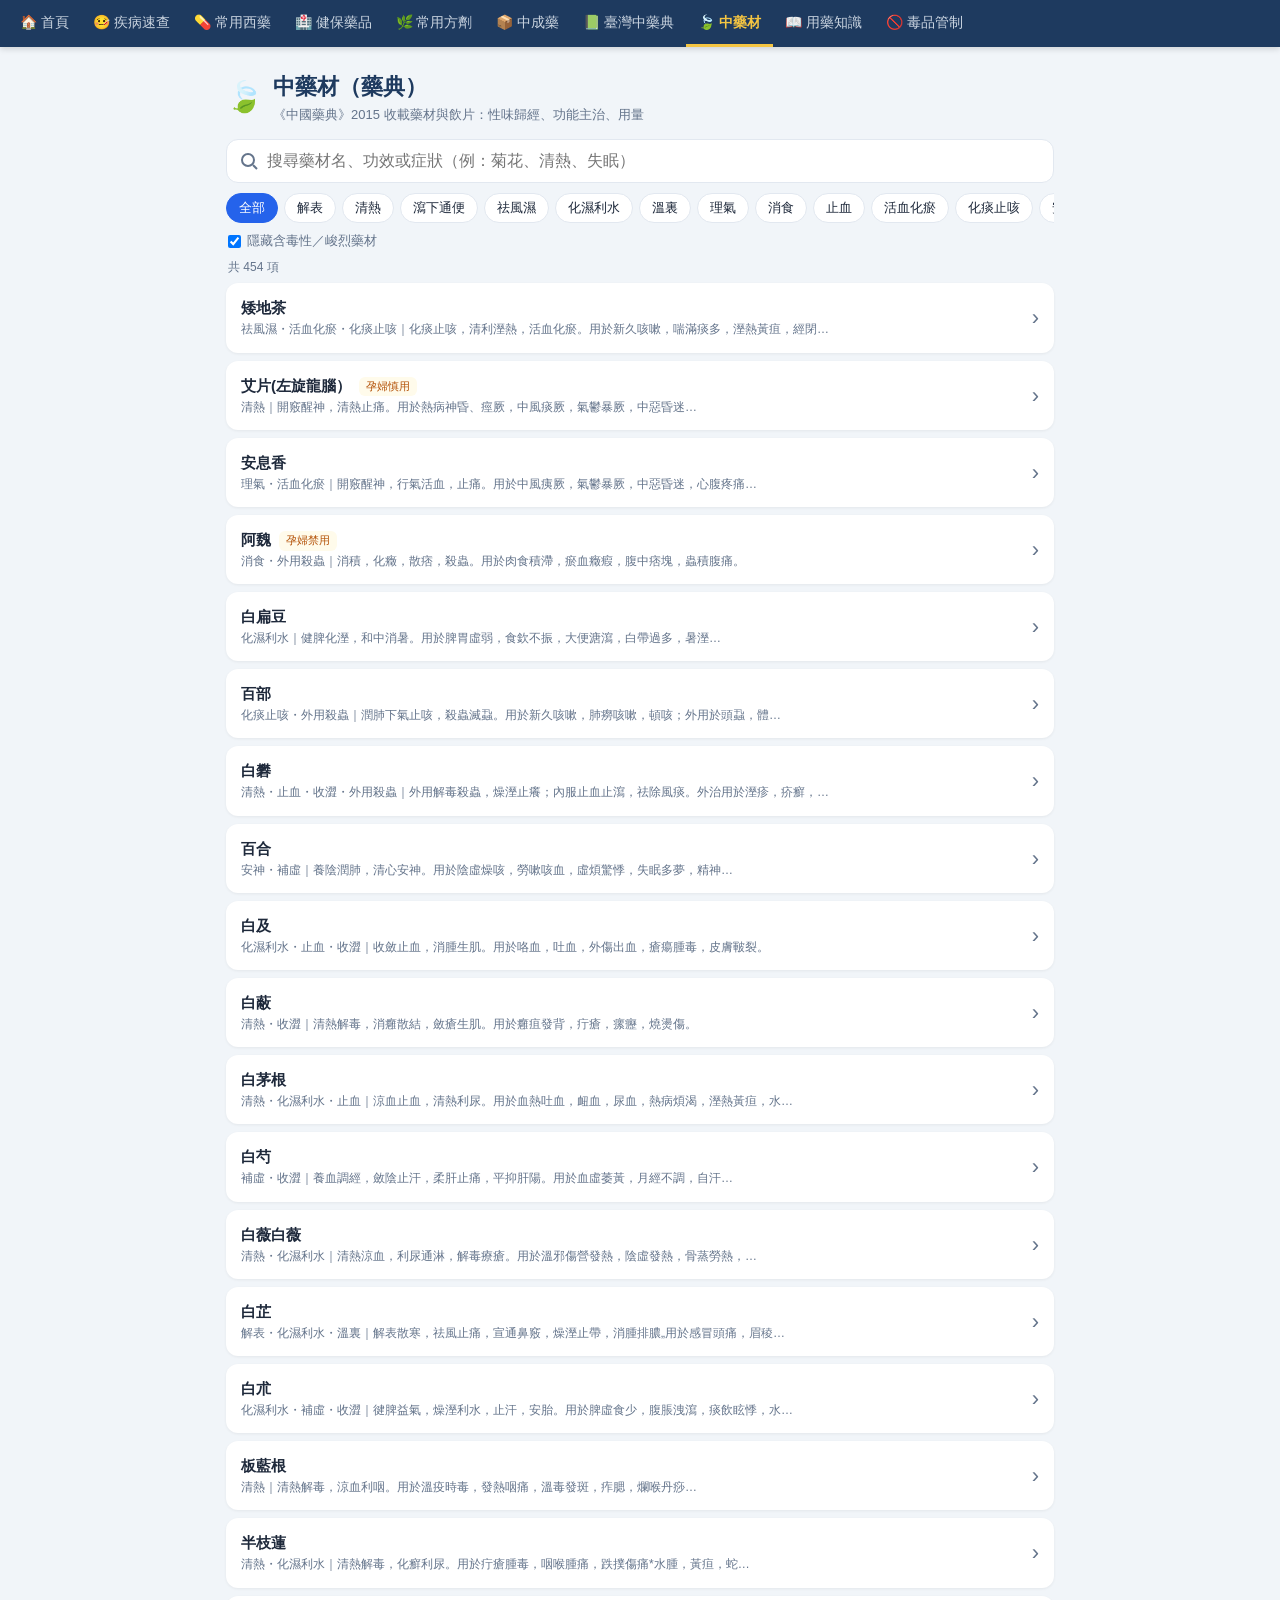
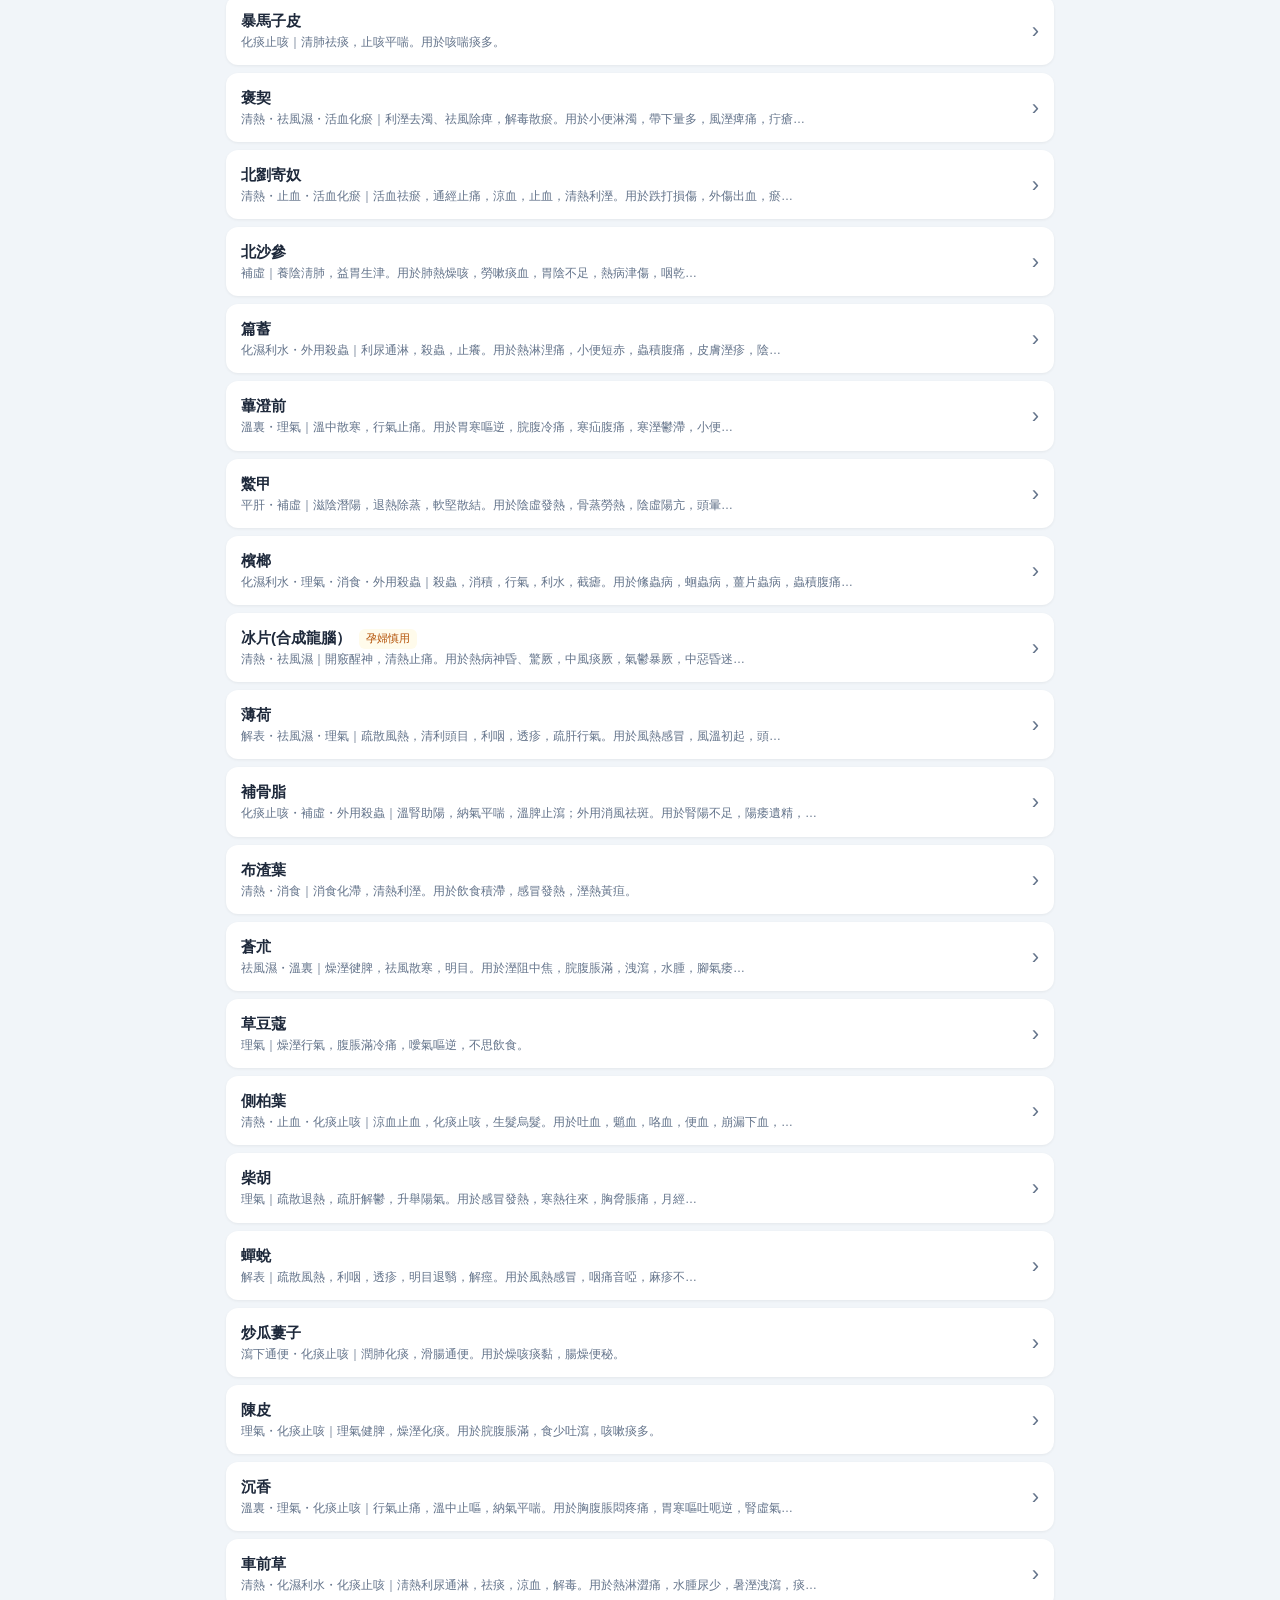
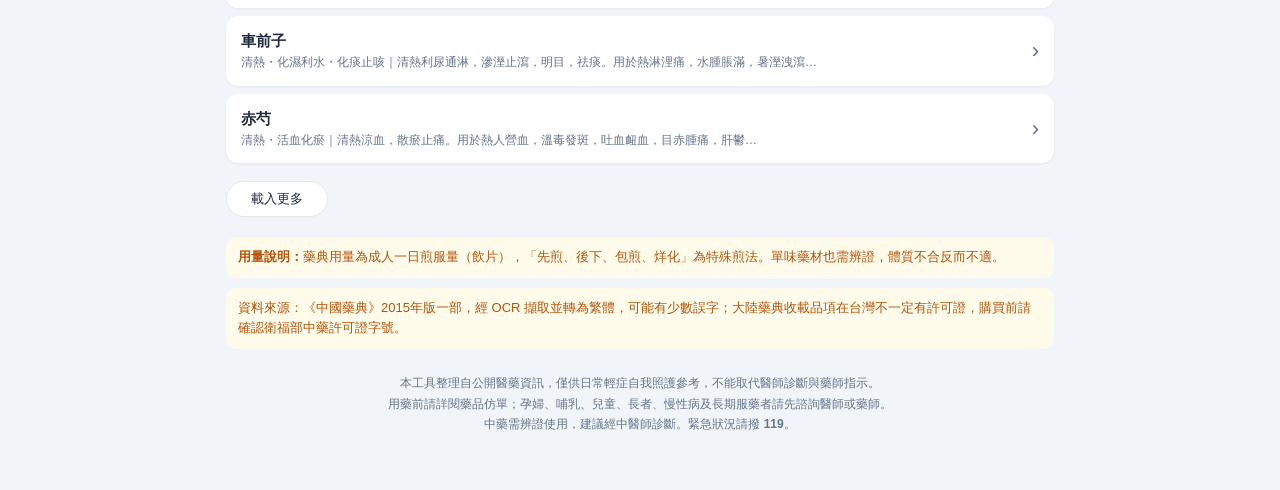
<file: herbs.html>
<!DOCTYPE html>
<html lang="zh-Hant">
<head>
<meta charset="UTF-8">
<meta name="viewport" content="width=device-width,initial-scale=1,maximum-scale=1,user-scalable=no">
<meta name="theme-color" content="#1e3a5f">
<meta name="apple-mobile-web-app-capable" content="yes">
<title>中藥材（藥典）｜自我診療工具箱</title>
<link rel="icon" href="data:image/svg+xml,<svg xmlns='http://www.w3.org/2000/svg' viewBox='0 0 100 100'><text y='.9em' font-size='90'>🍃</text></svg>">
<link rel="manifest" href="manifest.webmanifest">
<link rel="apple-touch-icon" href="apple-touch-icon.png">
<link rel="stylesheet" href="common.css">
</head>
<body>
<div class="wrap">
  <div class="page-title"><span class="ico">🍃</span><div><h1>中藥材（藥典）</h1><p>《中國藥典》2015 收載藥材與飲片：性味歸經、功能主治、用量</p></div></div>
  <input id="q" class="search" type="search" placeholder="搜尋藥材名、功效或症狀（例：菊花、清熱、失眠）" autocomplete="off">
  <div class="chips" id="chips"></div>
  <div id="dfilter" class="note-box" style="display:none;background:var(--primary-l);color:var(--primary-d)"></div>
  <label style="font-size:13px;color:var(--muted);display:flex;gap:6px;align-items:center;margin:4px 2px"><input type="checkbox" id="tox">隱藏含毒性／峻烈藥材</label>
  <div class="count" id="cnt"></div>
  <div id="list"></div>
  <button id="more" class="chip" style="display:block;margin:10px auto;padding:8px 24px">載入更多</button>
  <div class="note-box"><b>用量說明：</b>藥典用量為成人一日煎服量（飲片），「先煎、後下、包煎、烊化」為特殊煎法。單味藥材也需辨證，體質不合反而不適。</div>
  <p class="note-box" id="src"></p>
  <p class="disclaimer" id="disc"></p>
</div>
<script src="data_west.js"></script>
<script src="data_tcm.js"></script>
<script src="data_disease.js"></script>
<script src="data_herb.js"></script>
<script src="common.js"></script>
<script src="pharm.js"></script>
<script>
pharmPage({data:HERBS,cats:["解表","清熱","瀉下通便","祛風濕","化濕利水","溫裏","理氣","消食","止血","活血化瘀","化痰止咳","安神","平肝","補虛","收澀","外用殺蟲","其他"],kind:"herb"});
</script>
</body>
</html>
</file>
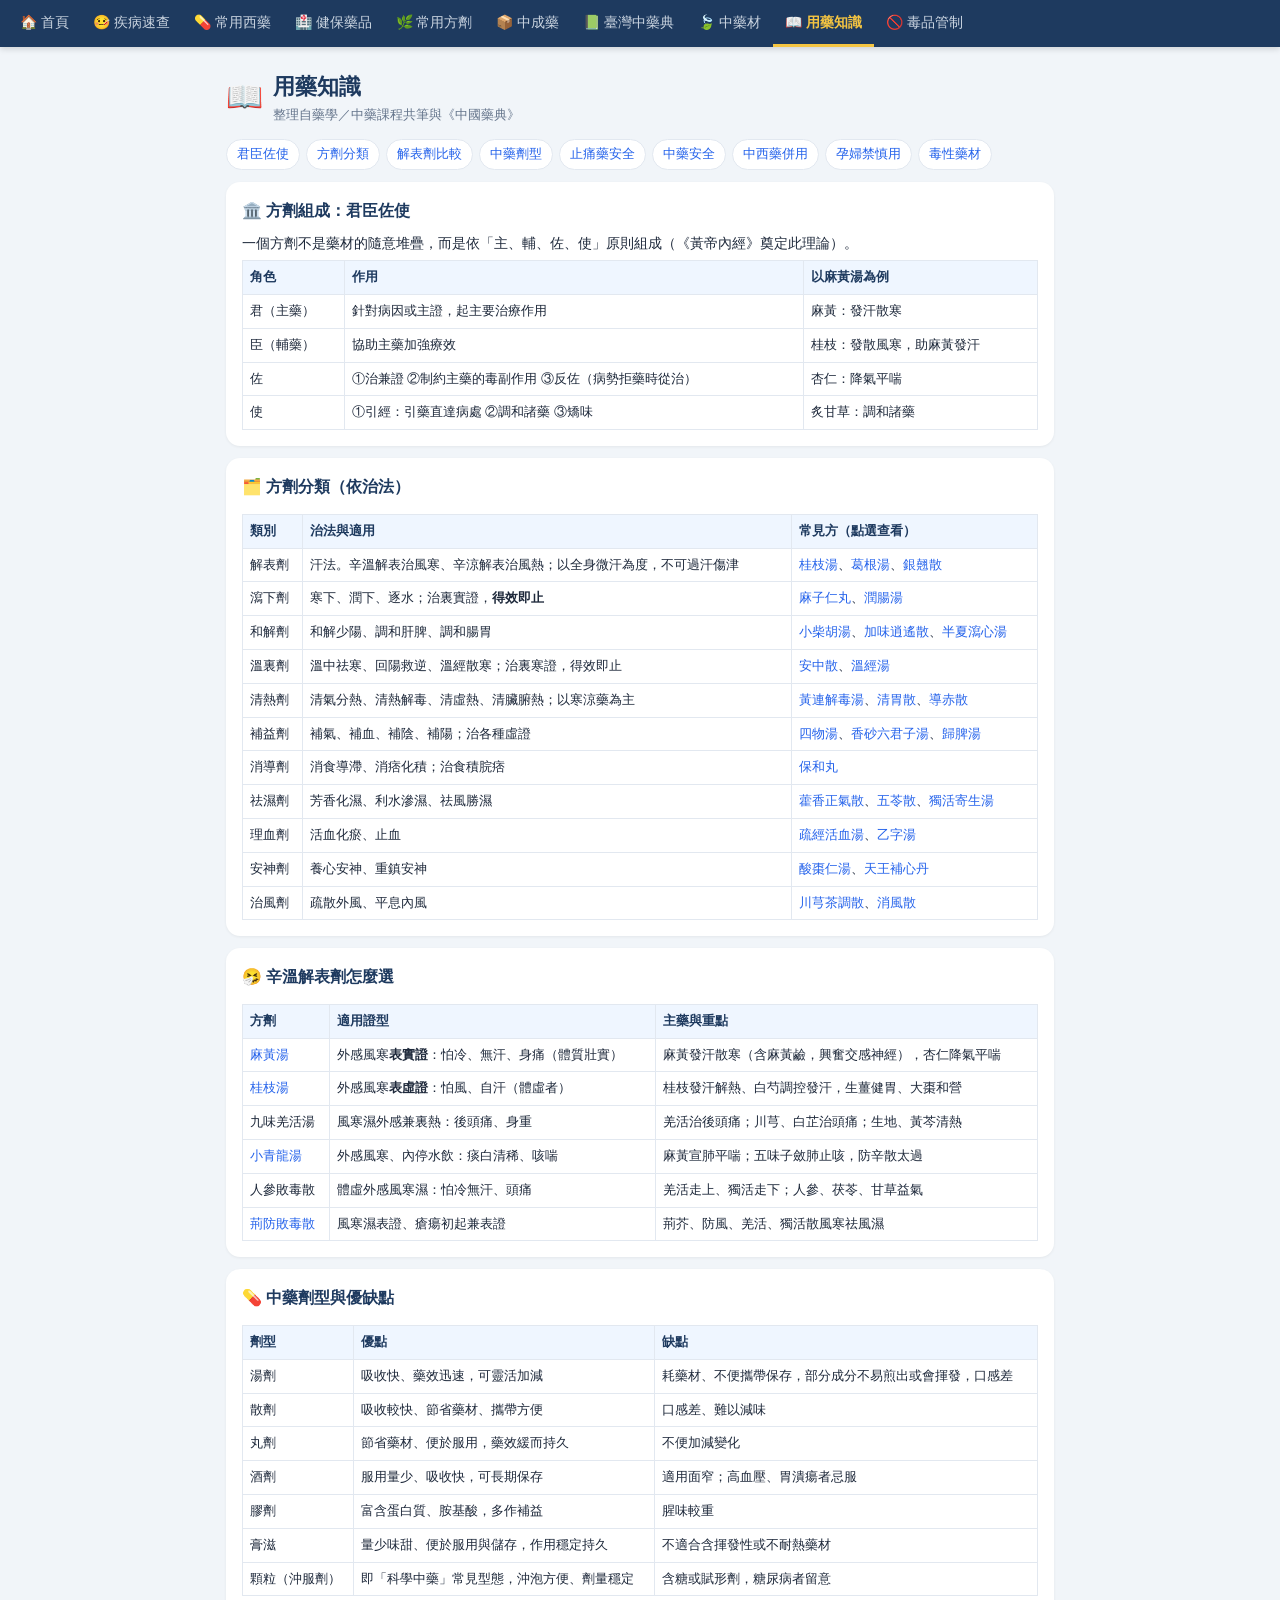
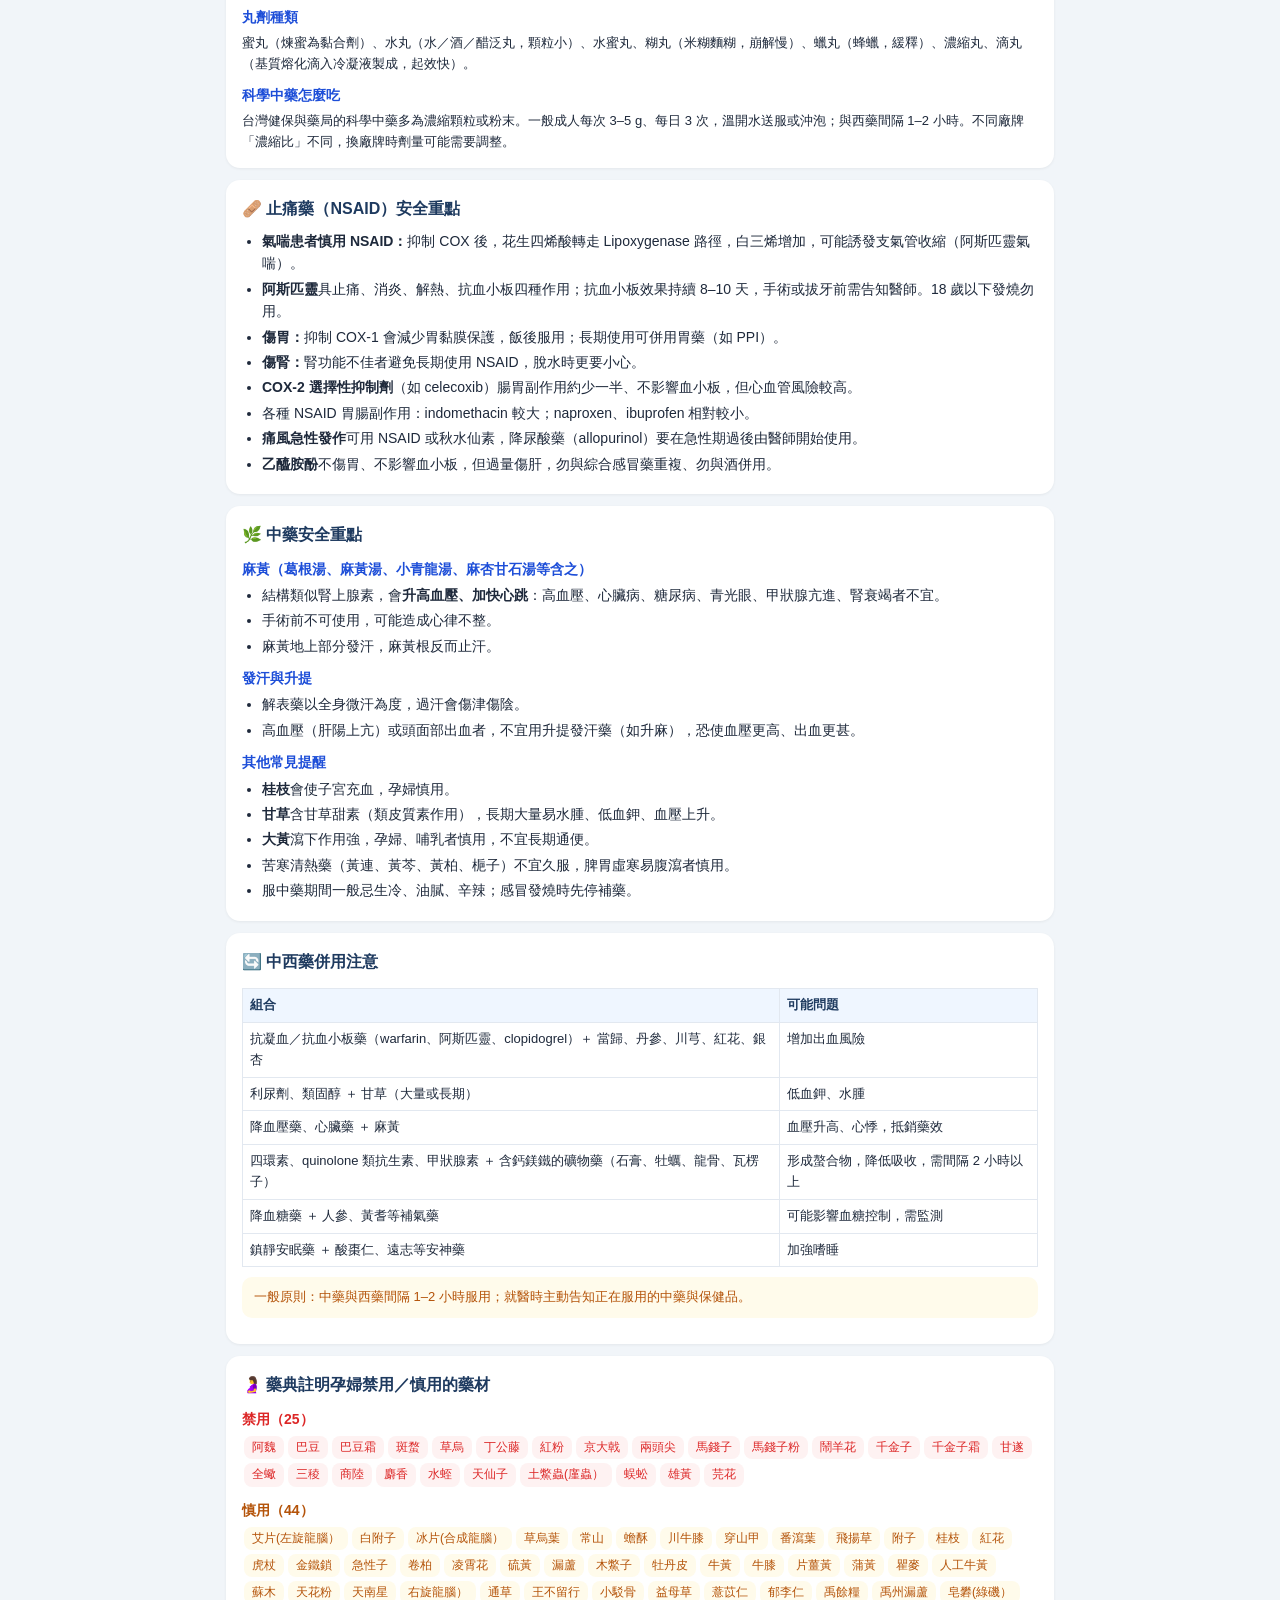
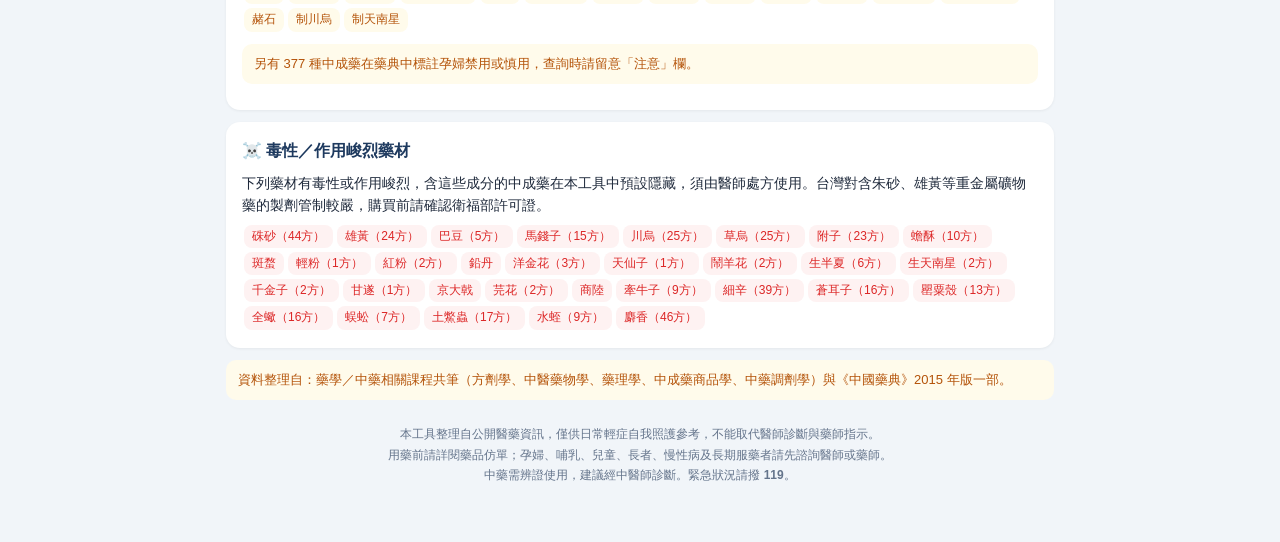
<file: knowledge.html>
<!DOCTYPE html>
<html lang="zh-Hant">
<head>
<meta charset="UTF-8">
<meta name="viewport" content="width=device-width,initial-scale=1,maximum-scale=1,user-scalable=no">
<meta name="theme-color" content="#1e3a5f">
<meta name="apple-mobile-web-app-capable" content="yes">
<title>用藥知識｜自我診療工具箱</title>
<link rel="icon" href="data:image/svg+xml,<svg xmlns='http://www.w3.org/2000/svg' viewBox='0 0 100 100'><text y='.9em' font-size='90'>📖</text></svg>">
<link rel="manifest" href="manifest.webmanifest">
<link rel="apple-touch-icon" href="apple-touch-icon.png">
<link rel="stylesheet" href="common.css">
<style>
.toc{display:flex;flex-wrap:wrap;gap:6px;margin-bottom:12px}
.toc a{font-size:13px;background:#fff;border:1px solid var(--line);padding:4px 10px;border-radius:999px}
table.t{width:100%;border-collapse:collapse;font-size:13px;margin-top:6px}
table.t th,table.t td{border:1px solid var(--line);padding:6px 7px;vertical-align:top;text-align:left}
table.t th{background:var(--primary-l);color:var(--navy);white-space:nowrap}
.tw{overflow-x:auto}
.pill{display:inline-block;font-size:12px;padding:2px 8px;border-radius:8px;margin:2px;background:var(--bg)}
.pill.r{background:var(--red-l);color:var(--red)}
.pill.a{background:var(--amber-l);color:var(--amber)}
.card h3{font-size:14px;margin:10px 0 4px;color:var(--primary-d)}
</style>
</head>
<body>
<div class="wrap">
  <div class="page-title"><span class="ico">📖</span><div><h1>用藥知識</h1><p>整理自藥學／中藥課程共筆與《中國藥典》</p></div></div>
  <div class="toc">
    <a href="#jun">君臣佐使</a><a href="#cls">方劑分類</a><a href="#biao">解表劑比較</a><a href="#form">中藥劑型</a>
    <a href="#nsaid">止痛藥安全</a><a href="#tcmsafe">中藥安全</a><a href="#mix">中西藥併用</a><a href="#preg">孕婦禁慎用</a><a href="#tox">毒性藥材</a>
  </div>

  <div class="card" id="jun"><h2>🏛️ 方劑組成：君臣佐使</h2>
    <p style="font-size:14px">一個方劑不是藥材的隨意堆疊，而是依「主、輔、佐、使」原則組成（《黃帝內經》奠定此理論）。</p>
    <div class="tw"><table class="t">
      <tr><th>角色</th><th>作用</th><th>以麻黃湯為例</th></tr>
      <tr><td>君（主藥）</td><td>針對病因或主證，起主要治療作用</td><td>麻黃：發汗散寒</td></tr>
      <tr><td>臣（輔藥）</td><td>協助主藥加強療效</td><td>桂枝：發散風寒，助麻黃發汗</td></tr>
      <tr><td>佐</td><td>①治兼證 ②制約主藥的毒副作用 ③反佐（病勢拒藥時從治）</td><td>杏仁：降氣平喘</td></tr>
      <tr><td>使</td><td>①引經：引藥直達病處 ②調和諸藥 ③矯味</td><td>炙甘草：調和諸藥</td></tr>
    </table></div>
  </div>

  <div class="card" id="cls"><h2>🗂️ 方劑分類（依治法）</h2>
    <div class="tw"><table class="t">
      <tr><th>類別</th><th>治法與適用</th><th>常見方（點選查看）</th></tr>
      <tr><td>解表劑</td><td>汗法。辛溫解表治風寒、辛涼解表治風熱；以全身微汗為度，不可過汗傷津</td><td><a href="tcm.html?id=guizhi">桂枝湯</a>、<a href="tcm.html?id=gegen">葛根湯</a>、<a href="tcm.html?id=yinqiao">銀翹散</a></td></tr>
      <tr><td>瀉下劑</td><td>寒下、潤下、逐水；治裏實證，<b>得效即止</b></td><td><a href="tcm.html?id=maziren">麻子仁丸</a>、<a href="tcm.html?id=runchang">潤腸湯</a></td></tr>
      <tr><td>和解劑</td><td>和解少陽、調和肝脾、調和腸胃</td><td><a href="tcm.html?id=xiaochaihu">小柴胡湯</a>、<a href="tcm.html?id=jiaweixiaoyao">加味逍遙散</a>、<a href="tcm.html?id=banxiaxiexin">半夏瀉心湯</a></td></tr>
      <tr><td>溫裏劑</td><td>溫中祛寒、回陽救逆、溫經散寒；治裏寒證，得效即止</td><td><a href="tcm.html?id=anzhong">安中散</a>、<a href="tcm.html?id=wenjing">溫經湯</a></td></tr>
      <tr><td>清熱劑</td><td>清氣分熱、清熱解毒、清虛熱、清臟腑熱；以寒涼藥為主</td><td><a href="tcm.html?id=huanglianjiedu">黃連解毒湯</a>、<a href="tcm.html?id=qingwei">清胃散</a>、<a href="tcm.html?id=daochi">導赤散</a></td></tr>
      <tr><td>補益劑</td><td>補氣、補血、補陰、補陽；治各種虛證</td><td><a href="tcm.html?id=siwu">四物湯</a>、<a href="tcm.html?id=xiangsha">香砂六君子湯</a>、<a href="tcm.html?id=guipi">歸脾湯</a></td></tr>
      <tr><td>消導劑</td><td>消食導滯、消痞化積；治食積脘痞</td><td><a href="tcm.html?id=baohe">保和丸</a></td></tr>
      <tr><td>祛濕劑</td><td>芳香化濕、利水滲濕、祛風勝濕</td><td><a href="tcm.html?id=huoxiang">藿香正氣散</a>、<a href="tcm.html?id=wuling">五苓散</a>、<a href="tcm.html?id=duhuo">獨活寄生湯</a></td></tr>
      <tr><td>理血劑</td><td>活血化瘀、止血</td><td><a href="tcm.html?id=shujing">疏經活血湯</a>、<a href="tcm.html?id=yizi">乙字湯</a></td></tr>
      <tr><td>安神劑</td><td>養心安神、重鎮安神</td><td><a href="tcm.html?id=suanzaoren">酸棗仁湯</a>、<a href="tcm.html?id=tianwang">天王補心丹</a></td></tr>
      <tr><td>治風劑</td><td>疏散外風、平息內風</td><td><a href="tcm.html?id=chuanxiong">川芎茶調散</a>、<a href="tcm.html?id=xiaofeng">消風散</a></td></tr>
    </table></div>
  </div>

  <div class="card" id="biao"><h2>🤧 辛溫解表劑怎麼選</h2>
    <div class="tw"><table class="t">
      <tr><th>方劑</th><th>適用證型</th><th>主藥與重點</th></tr>
      <tr><td><a href="tcm.html?id=mahuang">麻黃湯</a></td><td>外感風寒<b>表實證</b>：怕冷、無汗、身痛（體質壯實）</td><td>麻黃發汗散寒（含麻黃鹼，興奮交感神經），杏仁降氣平喘</td></tr>
      <tr><td><a href="tcm.html?id=guizhi">桂枝湯</a></td><td>外感風寒<b>表虛證</b>：怕風、自汗（體虛者）</td><td>桂枝發汗解熱、白芍調控發汗，生薑健胃、大棗和營</td></tr>
      <tr><td>九味羌活湯</td><td>風寒濕外感兼裏熱：後頭痛、身重</td><td>羌活治後頭痛；川芎、白芷治頭痛；生地、黃芩清熱</td></tr>
      <tr><td><a href="tcm.html?id=xiaoqinglong">小青龍湯</a></td><td>外感風寒、內停水飲：痰白清稀、咳喘</td><td>麻黃宣肺平喘；五味子斂肺止咳，防辛散太過</td></tr>
      <tr><td>人參敗毒散</td><td>體虛外感風寒濕：怕冷無汗、頭痛</td><td>羌活走上、獨活走下；人參、茯苓、甘草益氣</td></tr>
      <tr><td><a href="tcm.html?id=jingfang">荊防敗毒散</a></td><td>風寒濕表證、瘡瘍初起兼表證</td><td>荊芥、防風、羌活、獨活散風寒祛風濕</td></tr>
    </table></div>
  </div>

  <div class="card" id="form"><h2>💊 中藥劑型與優缺點</h2>
    <div class="tw"><table class="t">
      <tr><th>劑型</th><th>優點</th><th>缺點</th></tr>
      <tr><td>湯劑</td><td>吸收快、藥效迅速，可靈活加減</td><td>耗藥材、不便攜帶保存，部分成分不易煎出或會揮發，口感差</td></tr>
      <tr><td>散劑</td><td>吸收較快、節省藥材、攜帶方便</td><td>口感差、難以減味</td></tr>
      <tr><td>丸劑</td><td>節省藥材、便於服用，藥效緩而持久</td><td>不便加減變化</td></tr>
      <tr><td>酒劑</td><td>服用量少、吸收快，可長期保存</td><td>適用面窄；高血壓、胃潰瘍者忌服</td></tr>
      <tr><td>膠劑</td><td>富含蛋白質、胺基酸，多作補益</td><td>腥味較重</td></tr>
      <tr><td>膏滋</td><td>量少味甜、便於服用與儲存，作用穩定持久</td><td>不適合含揮發性或不耐熱藥材</td></tr>
      <tr><td>顆粒（沖服劑）</td><td>即「科學中藥」常見型態，沖泡方便、劑量穩定</td><td>含糖或賦形劑，糖尿病者留意</td></tr>
    </table></div>
    <h3>丸劑種類</h3>
    <p style="font-size:13px">蜜丸（煉蜜為黏合劑）、水丸（水／酒／醋泛丸，顆粒小）、水蜜丸、糊丸（米糊麵糊，崩解慢）、蠟丸（蜂蠟，緩釋）、濃縮丸、滴丸（基質熔化滴入冷凝液製成，起效快）。</p>
    <h3>科學中藥怎麼吃</h3>
    <p style="font-size:13px">台灣健保與藥局的科學中藥多為濃縮顆粒或粉末。一般成人每次 3–5 g、每日 3 次，溫開水送服或沖泡；與西藥間隔 1–2 小時。不同廠牌「濃縮比」不同，換廠牌時劑量可能需要調整。</p>
  </div>

  <div class="card" id="nsaid"><h2>🩹 止痛藥（NSAID）安全重點</h2>
    <ul style="font-size:14px">
      <li><b>氣喘患者慎用 NSAID：</b>抑制 COX 後，花生四烯酸轉走 Lipoxygenase 路徑，白三烯增加，可能誘發支氣管收縮（阿斯匹靈氣喘）。</li>
      <li><b>阿斯匹靈</b>具止痛、消炎、解熱、抗血小板四種作用；抗血小板效果持續 8–10 天，手術或拔牙前需告知醫師。18 歲以下發燒勿用。</li>
      <li><b>傷胃：</b>抑制 COX-1 會減少胃黏膜保護，飯後服用；長期使用可併用胃藥（如 PPI）。</li>
      <li><b>傷腎：</b>腎功能不佳者避免長期使用 NSAID，脫水時更要小心。</li>
      <li><b>COX-2 選擇性抑制劑</b>（如 celecoxib）腸胃副作用約少一半、不影響血小板，但心血管風險較高。</li>
      <li>各種 NSAID 胃腸副作用：indomethacin 較大；naproxen、ibuprofen 相對較小。</li>
      <li><b>痛風急性發作</b>可用 NSAID 或秋水仙素，降尿酸藥（allopurinol）要在急性期過後由醫師開始使用。</li>
      <li><b>乙醯胺酚</b>不傷胃、不影響血小板，但過量傷肝，勿與綜合感冒藥重複、勿與酒併用。</li>
    </ul>
  </div>

  <div class="card" id="tcmsafe"><h2>🌿 中藥安全重點</h2>
    <h3>麻黃（葛根湯、麻黃湯、小青龍湯、麻杏甘石湯等含之）</h3>
    <ul style="font-size:14px">
      <li>結構類似腎上腺素，會<b>升高血壓、加快心跳</b>：高血壓、心臟病、糖尿病、青光眼、甲狀腺亢進、腎衰竭者不宜。</li>
      <li>手術前不可使用，可能造成心律不整。</li>
      <li>麻黃地上部分發汗，麻黃根反而止汗。</li>
    </ul>
    <h3>發汗與升提</h3>
    <ul style="font-size:14px">
      <li>解表藥以全身微汗為度，過汗會傷津傷陰。</li>
      <li>高血壓（肝陽上亢）或頭面部出血者，不宜用升提發汗藥（如升麻），恐使血壓更高、出血更甚。</li>
    </ul>
    <h3>其他常見提醒</h3>
    <ul style="font-size:14px">
      <li><b>桂枝</b>會使子宮充血，孕婦慎用。</li>
      <li><b>甘草</b>含甘草甜素（類皮質素作用），長期大量易水腫、低血鉀、血壓上升。</li>
      <li><b>大黃</b>瀉下作用強，孕婦、哺乳者慎用，不宜長期通便。</li>
      <li>苦寒清熱藥（黃連、黃芩、黃柏、梔子）不宜久服，脾胃虛寒易腹瀉者慎用。</li>
      <li>服中藥期間一般忌生冷、油膩、辛辣；感冒發燒時先停補藥。</li>
    </ul>
  </div>

  <div class="card" id="mix"><h2>🔄 中西藥併用注意</h2>
    <div class="tw"><table class="t">
      <tr><th>組合</th><th>可能問題</th></tr>
      <tr><td>抗凝血／抗血小板藥（warfarin、阿斯匹靈、clopidogrel）＋ 當歸、丹參、川芎、紅花、銀杏</td><td>增加出血風險</td></tr>
      <tr><td>利尿劑、類固醇 ＋ 甘草（大量或長期）</td><td>低血鉀、水腫</td></tr>
      <tr><td>降血壓藥、心臟藥 ＋ 麻黃</td><td>血壓升高、心悸，抵銷藥效</td></tr>
      <tr><td>四環素、quinolone 類抗生素、甲狀腺素 ＋ 含鈣鎂鐵的礦物藥（石膏、牡蠣、龍骨、瓦楞子）</td><td>形成螯合物，降低吸收，需間隔 2 小時以上</td></tr>
      <tr><td>降血糖藥 ＋ 人參、黃耆等補氣藥</td><td>可能影響血糖控制，需監測</td></tr>
      <tr><td>鎮靜安眠藥 ＋ 酸棗仁、遠志等安神藥</td><td>加強嗜睡</td></tr>
    </table></div>
    <div class="note-box">一般原則：中藥與西藥間隔 1–2 小時服用；就醫時主動告知正在服用的中藥與保健品。</div>
  </div>

  <div class="card" id="preg"><h2>🤰 藥典註明孕婦禁用／慎用的藥材</h2>
    <div id="pregList"></div>
  </div>

  <div class="card" id="tox"><h2>☠️ 毒性／作用峻烈藥材</h2>
    <p style="font-size:14px">下列藥材有毒性或作用峻烈，含這些成分的中成藥在本工具中預設隱藏，須由醫師處方使用。台灣對含朱砂、雄黃等重金屬礦物藥的製劑管制較嚴，購買前請確認衛福部許可證。</p>
    <div id="toxList" style="margin-top:6px"></div>
  </div>

  <p class="note-box">資料整理自：藥學／中藥相關課程共筆（方劑學、中醫藥物學、藥理學、中成藥商品學、中藥調劑學）與《中國藥典》2015 年版一部。</p>
  <p class="disclaimer" id="disc"></p>
</div>

<script src="data_west.js"></script>
<script src="data_tcm.js"></script>
<script src="data_disease.js"></script>
<script src="data_herb.js"></script>
<script src="data_cpm.js"></script>
<script src="common.js"></script>
<script>
document.getElementById("disc").innerHTML=DISCLAIMER;
const ban=HERBS.filter(h=>/孕婦(禁用|忌用|忌服)/.test(h.no)), care=HERBS.filter(h=>/孕婦慎用/.test(h.no)&&!ban.includes(h));
const pl=a=>a.map(h=>`<a class="pill" href="herbs.html?id=${h.id}">${esc(h.n)}</a>`).join("");
document.getElementById("pregList").innerHTML=
  `<h3 style="color:var(--red)">禁用（${ban.length}）</h3><div>${pl(ban).replace(/class="pill"/g,'class="pill r"')}</div>
   <h3 style="color:var(--amber)">慎用（${care.length}）</h3><div>${pl(care).replace(/class="pill"/g,'class="pill a"')}</div>
   <div class="note-box">另有 ${CPM.filter(r=>/孕婦/.test(r.no)).length} 種中成藥在藥典中標註孕婦禁用或慎用，查詢時請留意「注意」欄。</div>`;
const TOX=["硃砂","雄黃","巴豆","馬錢子","川烏","草烏","附子","蟾酥","斑蝥","輕粉","紅粉","鉛丹","洋金花","天仙子","鬧羊花","生半夏","生天南星","千金子","甘遂","京大戟","芫花","商陸","牽牛子","細辛","蒼耳子","罌粟殼","全蠍","蜈蚣","土鱉蟲","水蛭","麝香"];
document.getElementById("toxList").innerHTML=TOX.map(t=>{
  const h=HERBS.find(x=>x.n.startsWith(t)); const n=CPM.filter(r=>r.tx.includes(t)).length;
  return h?`<a class="pill r" href="herbs.html?id=${h.id}">${t}${n?`（${n}方）`:""}</a>`:`<span class="pill r">${t}${n?`（${n}方）`:""}</span>`;}).join("");
</script>
</body>
</html>
</file>
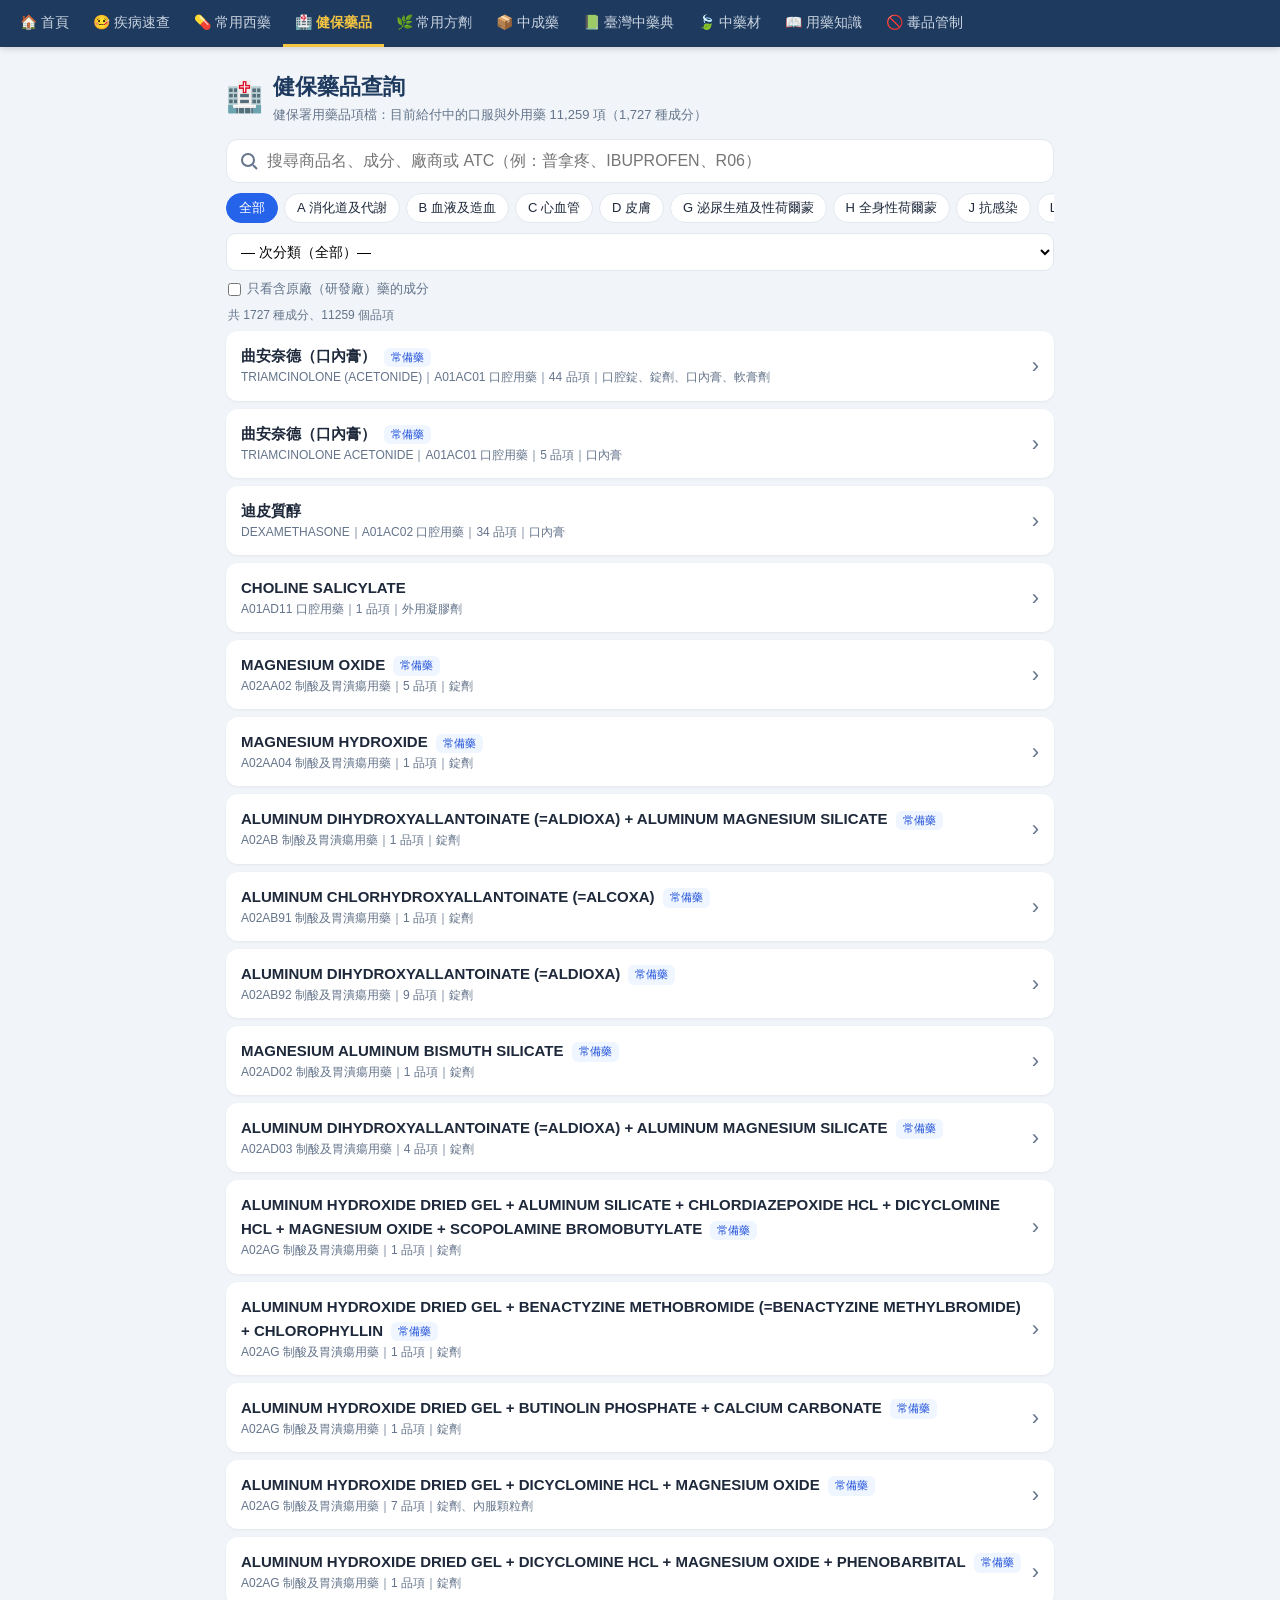
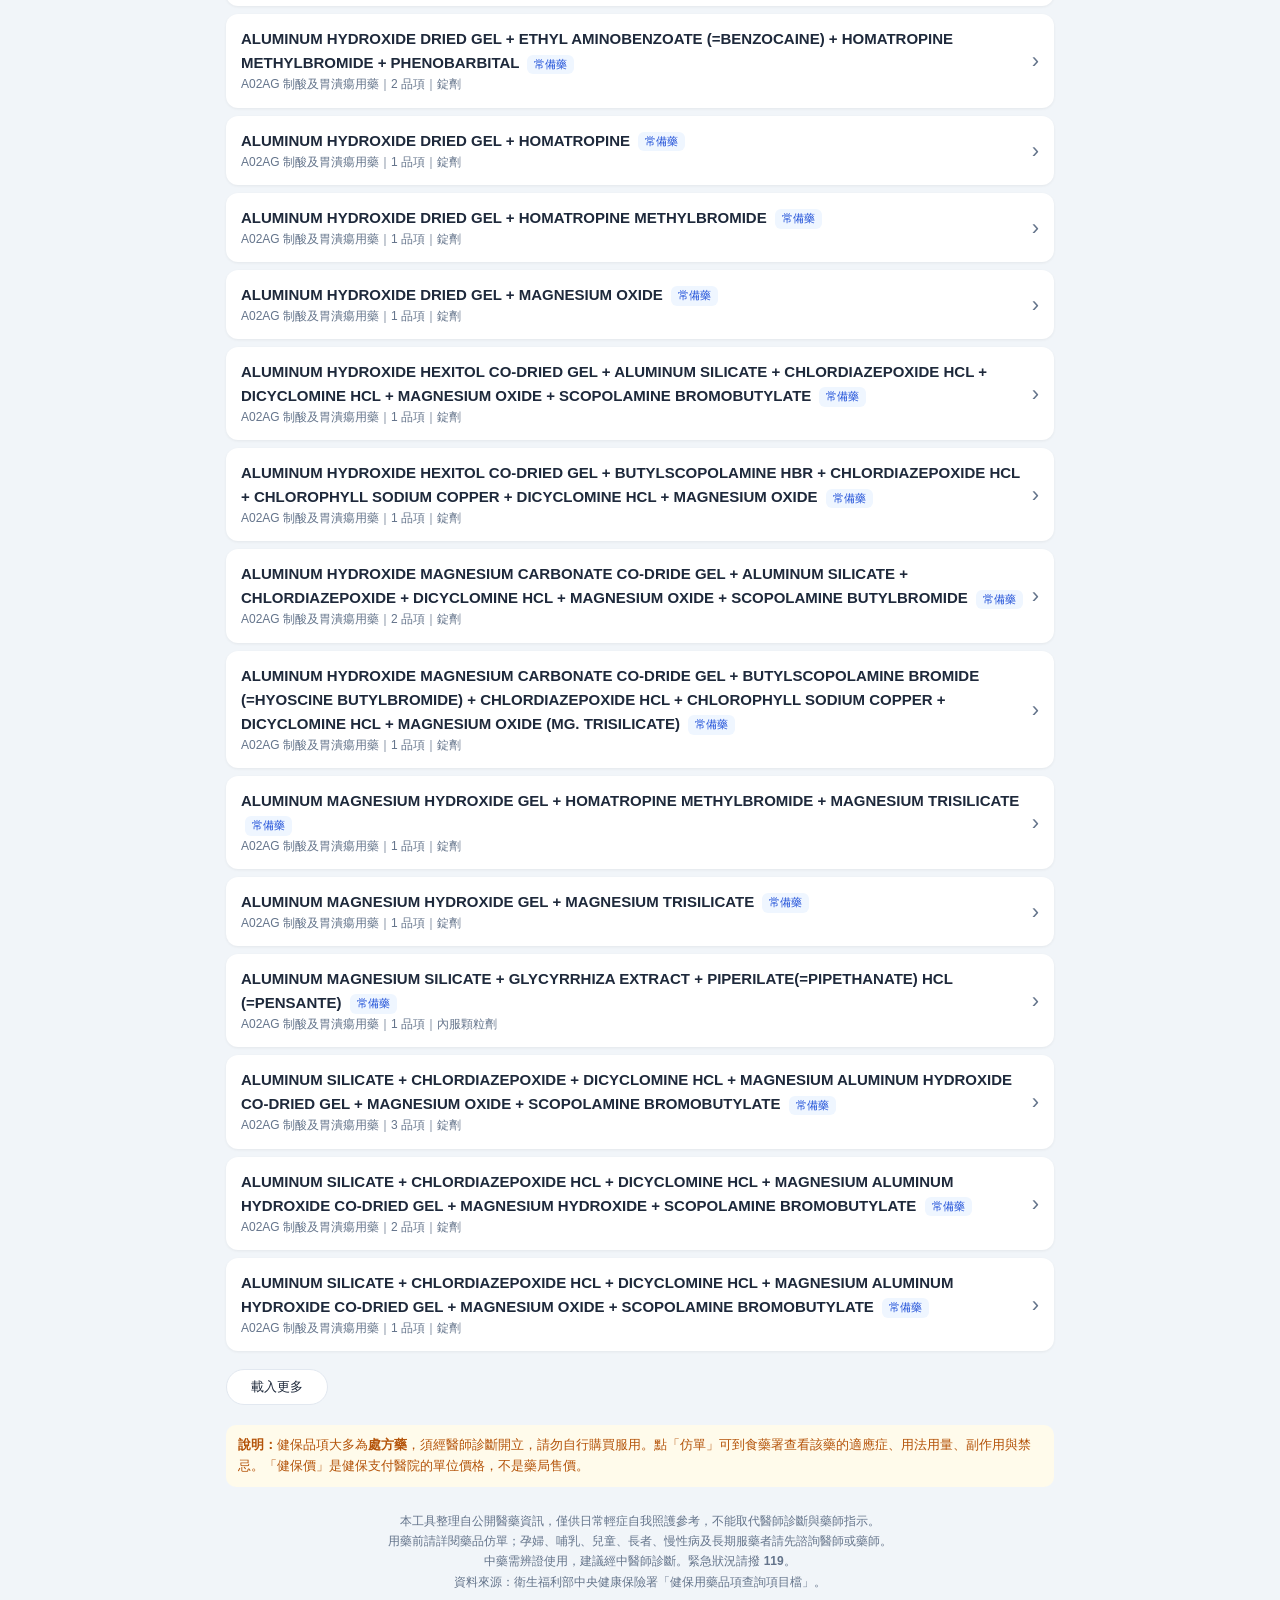
<file: nhi.html>
<!DOCTYPE html>
<html lang="zh-Hant">
<head>
<meta charset="UTF-8">
<meta name="viewport" content="width=device-width,initial-scale=1,maximum-scale=1,user-scalable=no">
<meta name="theme-color" content="#1e3a5f">
<meta name="apple-mobile-web-app-capable" content="yes">
<title>健保藥品｜自我診療工具箱</title>
<link rel="icon" href="data:image/svg+xml,<svg xmlns='http://www.w3.org/2000/svg' viewBox='0 0 100 100'><text y='.9em' font-size='90'>🏥</text></svg>">
<link rel="manifest" href="manifest.webmanifest">
<link rel="apple-touch-icon" href="apple-touch-icon.png">
<link rel="stylesheet" href="common.css">
<style>
select.sel{width:100%;padding:9px 10px;border:1.5px solid var(--line);border-radius:10px;font-size:14px;background:#fff;margin-top:6px}
.prod{padding:8px 0;border-bottom:1px solid var(--line);font-size:13px}
.prod:last-child{border:none}
.prod .pn{font-weight:600;font-size:14px}
.prod .pe{color:var(--muted);font-size:12px}
.prod .pm{display:flex;flex-wrap:wrap;gap:4px 10px;margin-top:3px;color:var(--text)}
.prod .pm span{white-space:nowrap}
.price{color:var(--green);font-weight:600}
.tag.og{background:#f3e8ff;color:#7c3aed}
.curated{background:var(--green-l);border-radius:8px;padding:6px 10px;font-size:13px;margin-top:8px}
</style>
</head>
<body>
<div class="wrap">
  <div class="page-title"><span class="ico">🏥</span><div><h1>健保藥品查詢</h1><p id="sub">健保署用藥品項檔：目前給付中的口服與外用藥</p></div></div>
  <input id="q" class="search" type="search" placeholder="搜尋商品名、成分、廠商或 ATC（例：普拿疼、IBUPROFEN、R06）" autocomplete="off">
  <div class="chips" id="chips"></div>
  <select id="a2" class="sel"></select>
  <label style="font-size:13px;color:var(--muted);display:flex;gap:6px;align-items:center;margin:8px 2px 0"><input type="checkbox" id="og">只看含原廠（研發廠）藥的成分</label>
  <div class="count" id="cnt"></div>
  <div id="list"></div>
  <button id="more" class="chip" style="display:block;margin:10px auto;padding:8px 24px">載入更多</button>
  <div class="note-box">
    <b>說明：</b>健保品項大多為<b>處方藥</b>，須經醫師診斷開立，請勿自行購買服用。點「仿單」可到食藥署查看該藥的適應症、用法用量、副作用與禁忌。「健保價」是健保支付醫院的單位價格，不是藥局售價。
  </div>
  <p class="disclaimer" id="disc"></p>
</div>

<script src="data_west.js"></script>
<script src="data_tcm.js"></script>
<script src="data_disease.js"></script>
<script src="data_nhi.js"></script>
<script src="common.js"></script>
<script>
document.getElementById("disc").innerHTML=DISCLAIMER+"<br>資料來源：衛生福利部中央健康保險署「健保用藥品項查詢項目檔」。";
const $=id=>document.getElementById(id);
const G=NHI.g.map(([en,cn,atc,ps])=>({en,cn,atc,ps,
  key:norm(en+" "+cn+" "+atc+" "+ps.map(p=>p[0]+" "+p[1]+" "+p[5]).join(" ")+" "+WEST_MEDS.filter(m=>m.atc&&atc.startsWith(m.atc)).map(m=>m.name+" "+(m.atc.length>=7?m.brand:"")).join(" ")),
  og:ps.some(p=>p[7]===1)}));
$("sub").textContent=`健保署用藥品項檔：目前給付中的口服與外用藥 ${G.reduce((s,g)=>s+g.ps.length,0).toLocaleString()} 項（${G.length.toLocaleString()} 種成分）`;
let a1=qs("a1")||"全部", a2=qs("atc")||"", kw=qs("q")||"", ogOnly=false, shown=30;
if(a2) a1=a2[0];
const chips=$("chips");
function drawChips(){
  chips.innerHTML=["全部",...Object.keys(NHI.a1)].map(c=>`<button class="chip ${c===a1?"on":""}" data-c="${c}">${c==="全部"?"全部":c+" "+NHI.a1[c]}</button>`).join("");
  const opts=Object.entries(NHI.a2).filter(([k])=>a1==="全部"||k[0]===a1);
  $("a2").innerHTML=`<option value="">— 次分類（全部）—</option>`+opts.map(([k,v])=>`<option value="${k}" ${a2.startsWith(k)?"selected":""}>${k} ${v}</option>`).join("")
    +(a2.length>3?`<option value="${a2}" selected>${a2}（指定 ATC）</option>`:"");
}
chips.addEventListener("click",e=>{const b=e.target.closest(".chip");if(!b)return;a1=b.dataset.c;a2="";shown=30;drawChips();draw();});
$("a2").addEventListener("change",e=>{a2=e.target.value;shown=30;draw();});
$("q").value=kw;$("q").addEventListener("input",e=>{kw=e.target.value;shown=30;draw();});
$("og").addEventListener("change",e=>{ogOnly=e.target.checked;shown=30;draw();});
$("more").addEventListener("click",()=>{shown+=30;draw();});

const curatedByAtc=a=>WEST_MEDS.filter(m=>m.atc&&a.startsWith(m.atc));
function card(g){
  const prices=g.ps.map(p=>p[4]);const lo=Math.min(...prices),hi=Math.max(...prices);
  const cur=curatedByAtc(g.atc);
  const forms=[...new Set(g.ps.map(p=>p[2]))].slice(0,4).join("、");
  return `<details class="item">
    <summary><div><div class="t1">${esc(g.cn||g.en)}${g.og?' <span class="tag og">原廠</span>':""}${cur.length?' <span class="tag">常備藥</span>':""}</div>
      <div class="t2">${g.cn?esc(g.en)+"｜":""}${esc(g.atc)} ${esc(NHI.a2[g.atc.slice(0,3)]||"")}｜${g.ps.length} 品項｜${esc(forms)}</div></div></summary>
    <div class="body">
      ${cur.length?`<div class="curated">💊 常備藥有詳細用法：${cur.map(m=>`<a href="westmed.html?id=${m.id}">${esc(m.name)}</a>`).join("、")}</div>`:""}
      <div style="font-size:12px;color:var(--muted);margin:8px 0 2px">健保價 ${lo}${hi!==lo?"–"+hi:""} 元</div>
      ${g.ps.map(p=>`<div class="prod"><div class="pn">${esc(p[0])}${p[7]===1?' <span class="tag og">原廠</span>':p[7]===2?' <span class="tag">BA/BE</span>':""}</div>
        <div class="pe">${esc(p[1])}</div>
        <div class="pm"><span>${esc(p[2])}</span>${p[3]?`<span>${esc(p[3])}</span>`:""}<span class="price">$${p[4]}</span><span>${esc(p[5])}</span>
        ${p[6]?`<a href="https://lmspiq.fda.gov.tw/web/DRPIQ/DRPIQ1000Result?licId=${p[6]}" target="_blank" rel="noopener">仿單 ↗</a>`:""}</div></div>`).join("")}
    </div></details>`;
}
function draw(){
  const k=norm(kw.trim());
  const list=G.filter(g=>(a1==="全部"||g.atc[0]===a1)&&(!a2||g.atc.startsWith(a2))&&(!ogOnly||g.og)&&(!k||g.key.includes(k)));
  $("cnt").textContent=`共 ${list.length} 種成分、${list.reduce((s,g)=>s+g.ps.length,0)} 個品項`;
  $("list").innerHTML=list.length?list.slice(0,shown).map(card).join(""):`<div class="empty">找不到符合的藥品</div>`;
  $("more").style.display=list.length>shown?"":"none";
}
drawChips();draw();
</script>
</body>
</html>
</file>
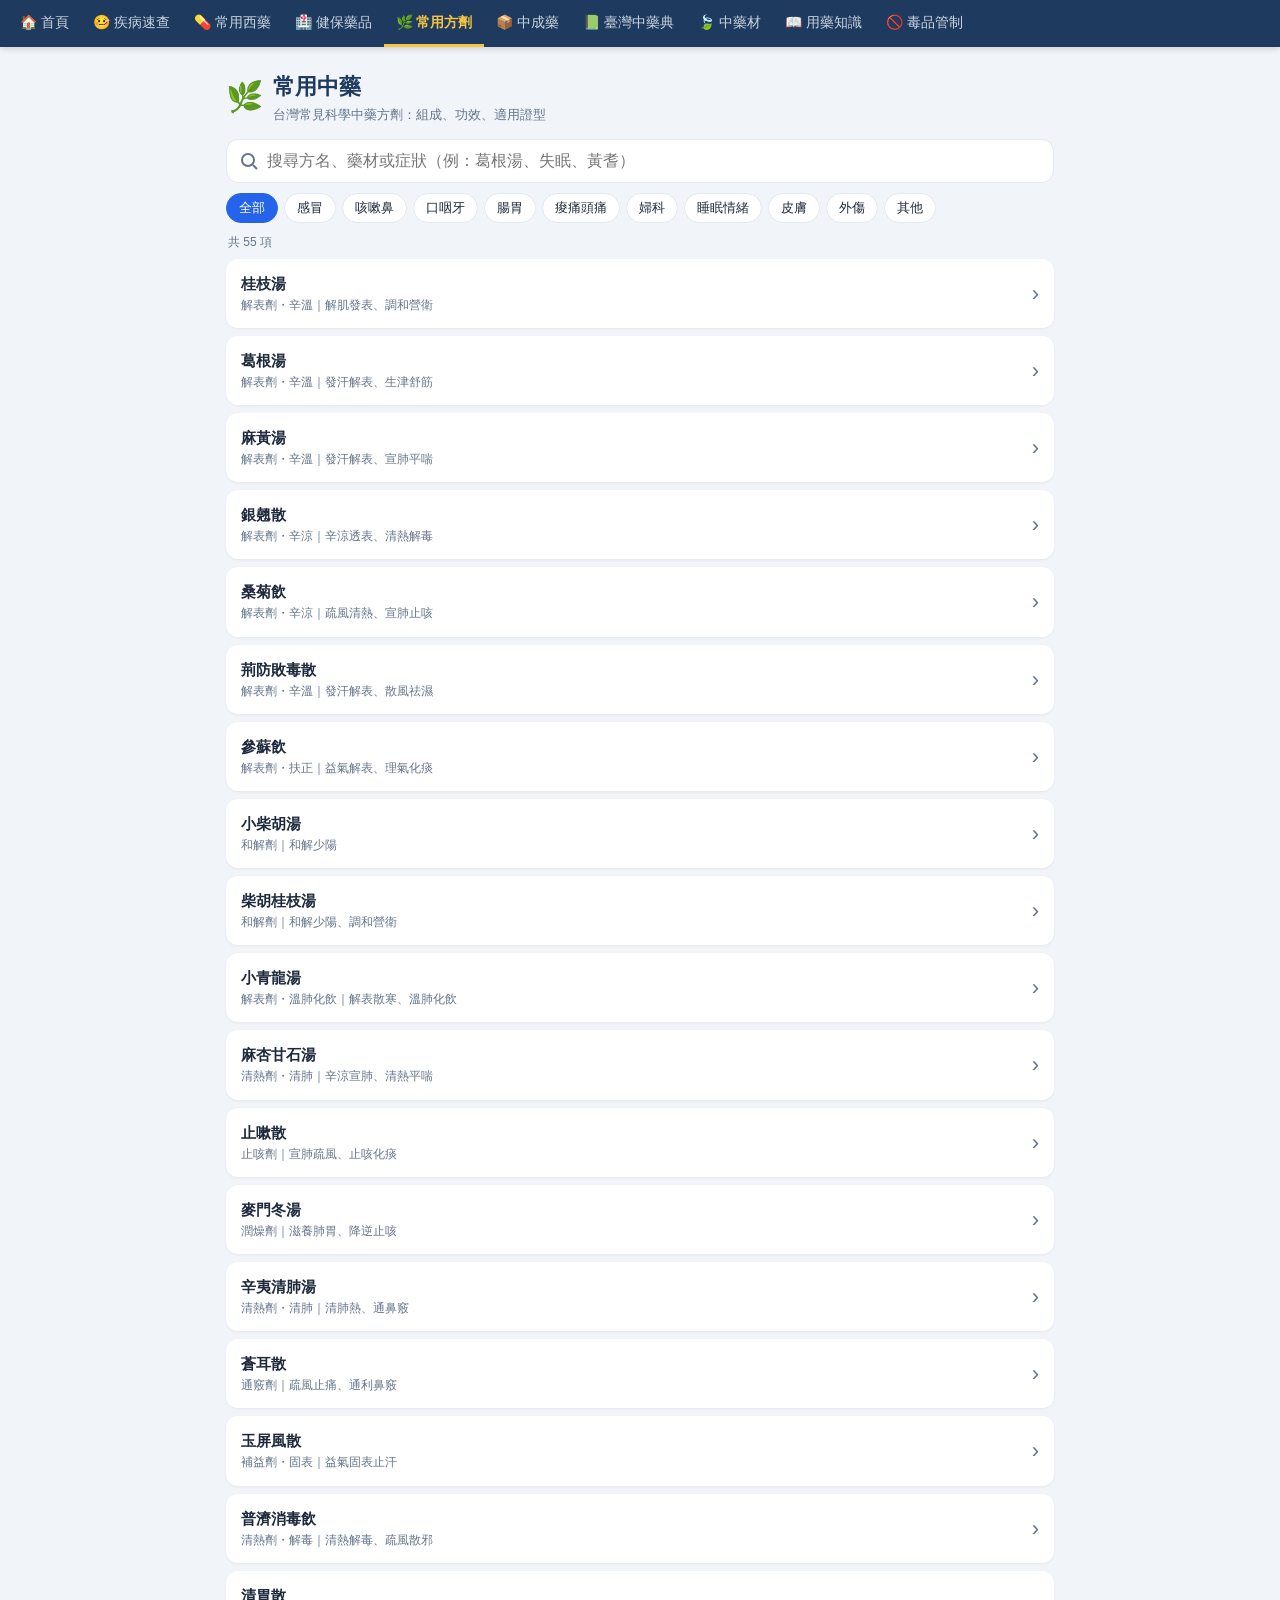
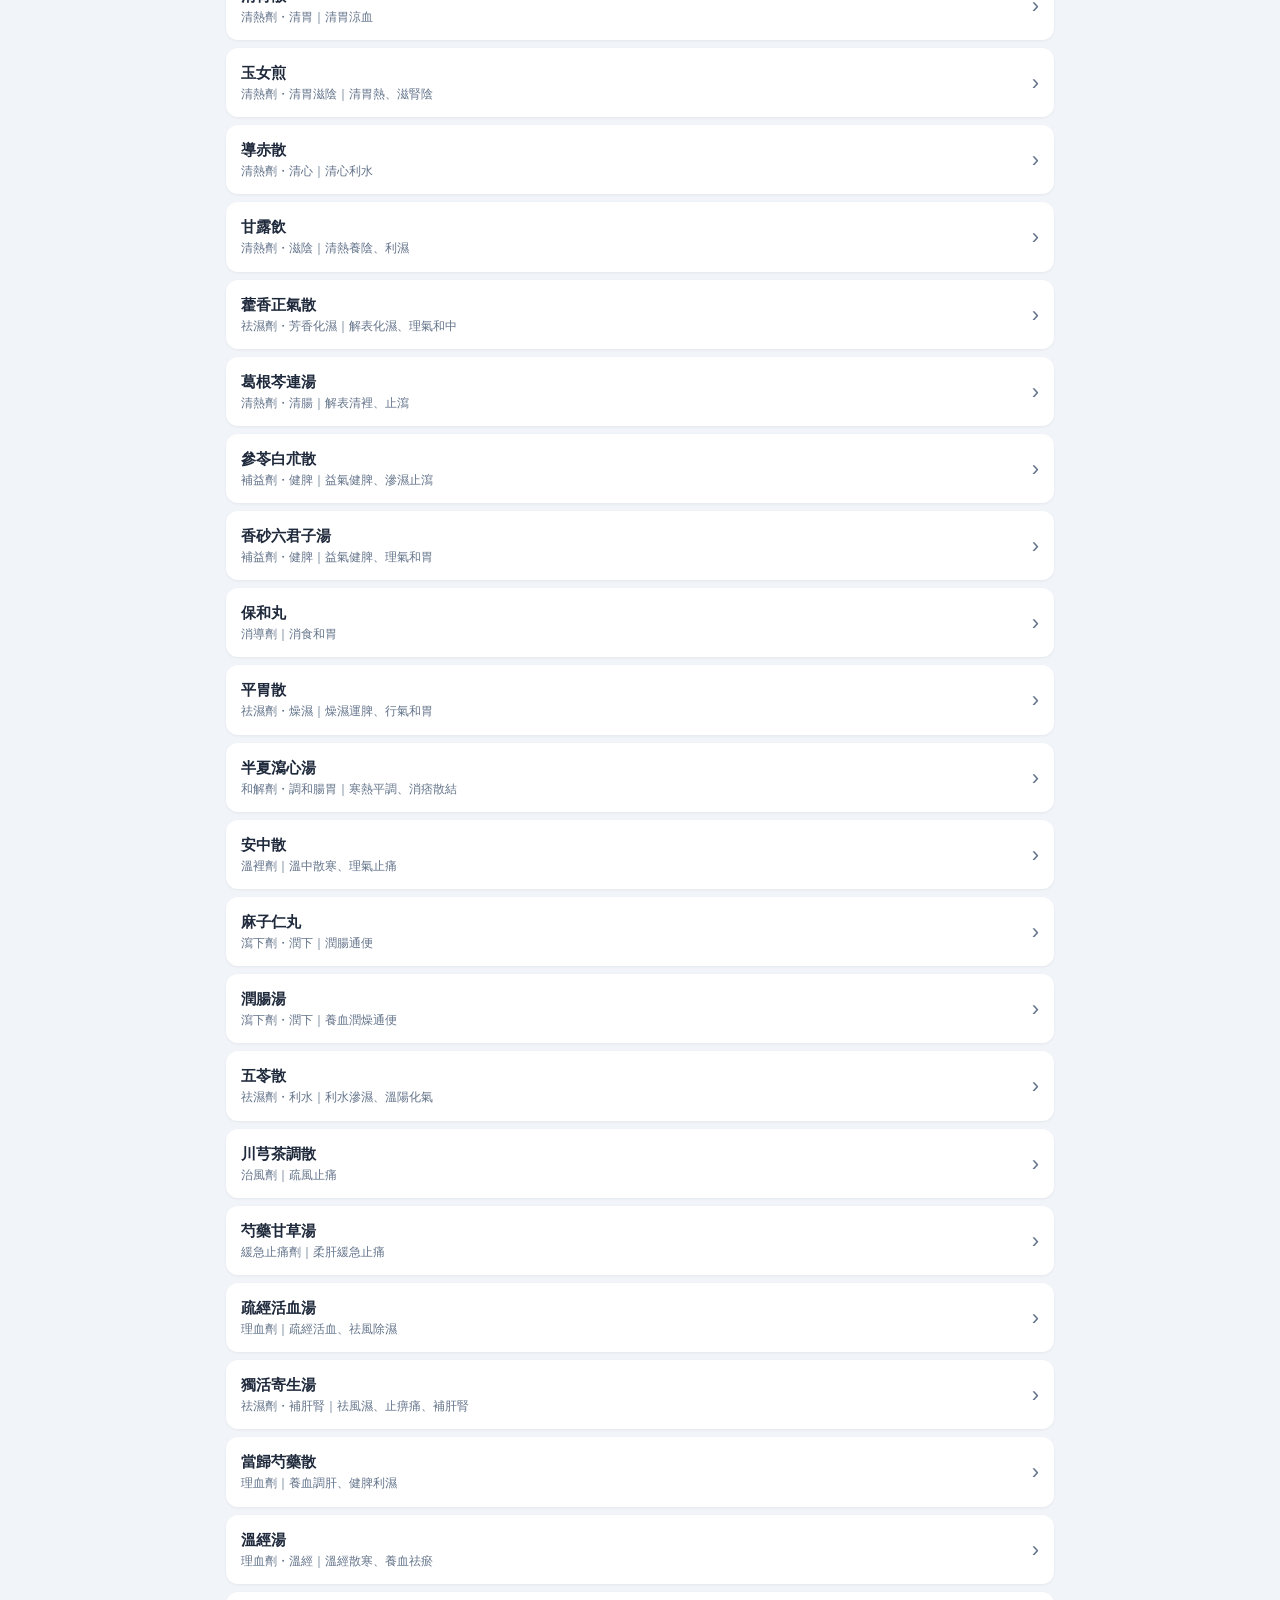
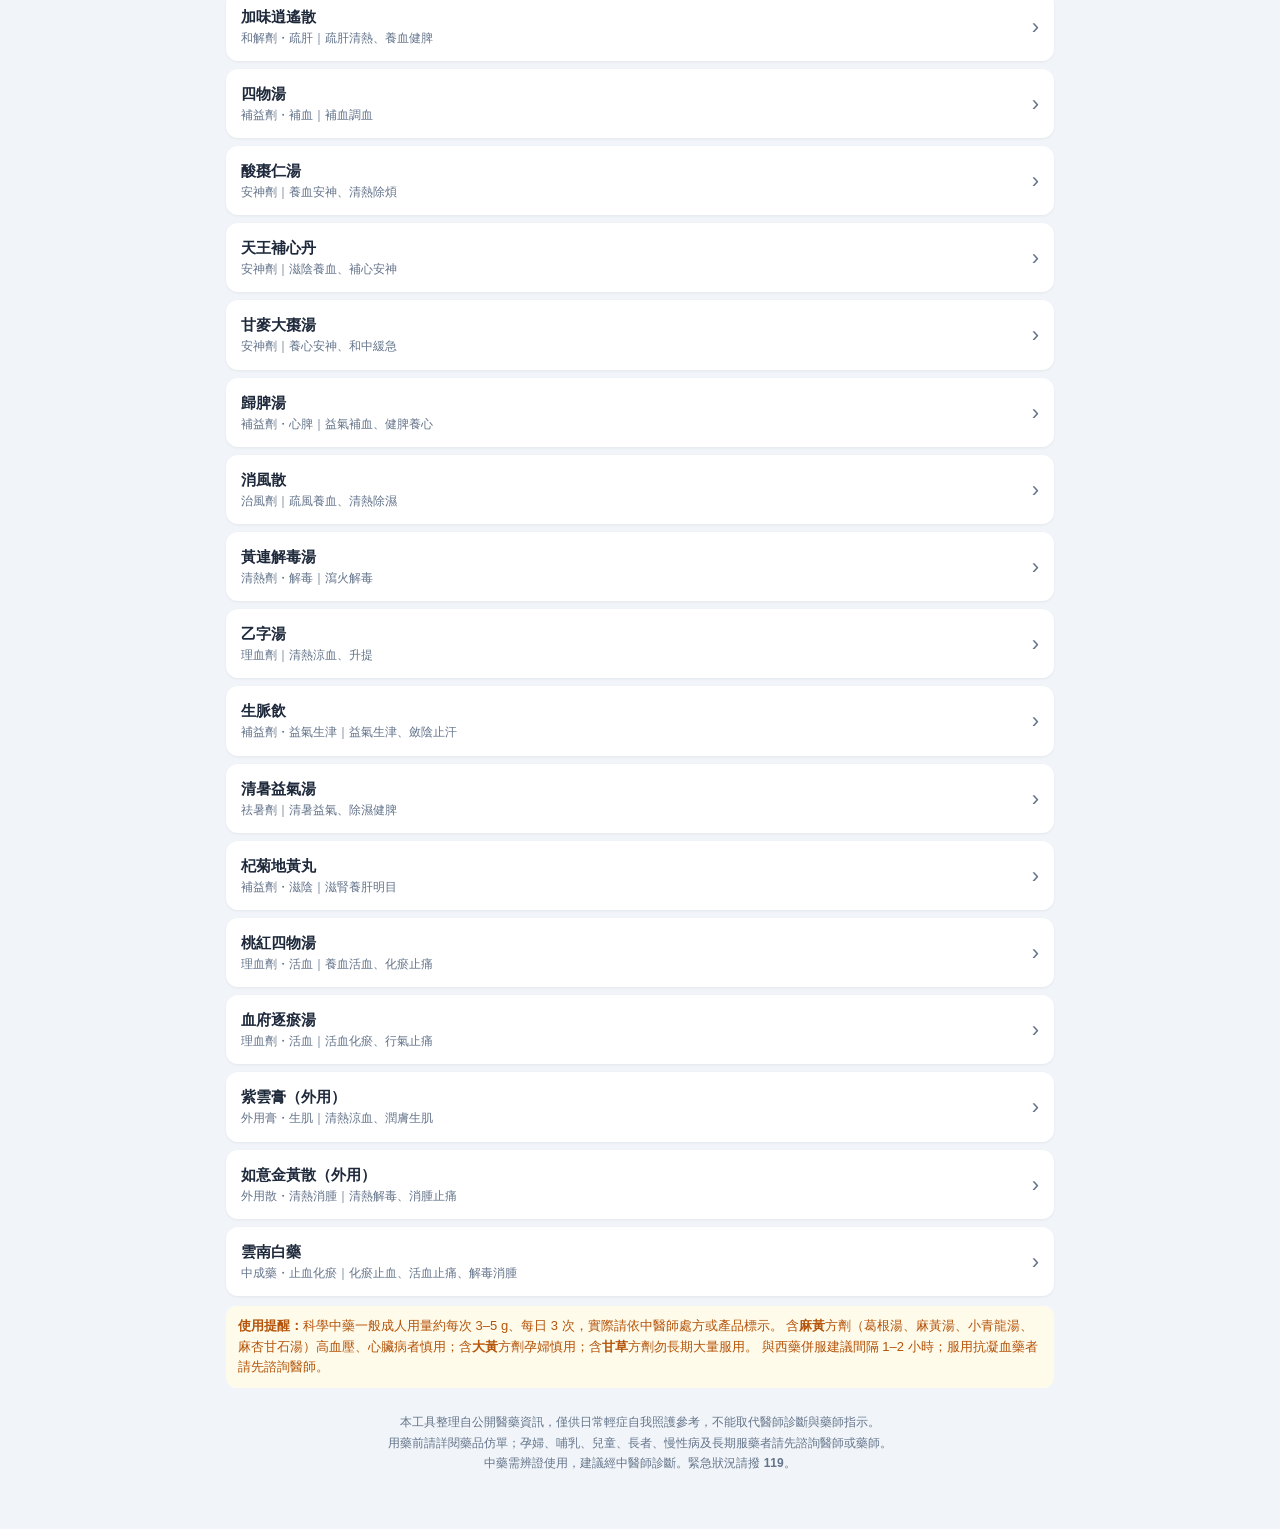
<file: tcm.html>
<!DOCTYPE html>
<html lang="zh-Hant">
<head>
<meta charset="UTF-8">
<meta name="viewport" content="width=device-width,initial-scale=1,maximum-scale=1,user-scalable=no">
<meta name="theme-color" content="#1e3a5f">
<meta name="apple-mobile-web-app-capable" content="yes">
<title>常用中藥｜自我診療工具箱</title>
<link rel="icon" href="data:image/svg+xml,<svg xmlns='http://www.w3.org/2000/svg' viewBox='0 0 100 100'><text y='.9em' font-size='90'>🌿</text></svg>">
<link rel="manifest" href="manifest.webmanifest">
<link rel="apple-touch-icon" href="apple-touch-icon.png">
<link rel="stylesheet" href="common.css">
</head>
<body>
<div class="wrap">
  <div class="page-title"><span class="ico">🌿</span><div><h1>常用中藥</h1><p>台灣常見科學中藥方劑：組成、功效、適用證型</p></div></div>
  <input id="q" class="search" type="search" placeholder="搜尋方名、藥材或症狀（例：葛根湯、失眠、黃耆）" autocomplete="off">
  <div class="chips" id="chips"></div>
  <div class="count" id="cnt"></div>
  <div id="list"></div>
  <div class="note-box">
    <b>使用提醒：</b>科學中藥一般成人用量約每次 3–5 g、每日 3 次，實際請依中醫師處方或產品標示。
    含<b>麻黃</b>方劑（葛根湯、麻黃湯、小青龍湯、麻杏甘石湯）高血壓、心臟病者慎用；含<b>大黃</b>方劑孕婦慎用；含<b>甘草</b>方劑勿長期大量服用。
    與西藥併服建議間隔 1–2 小時；服用抗凝血藥者請先諮詢醫師。
  </div>
  <p class="disclaimer" id="disc"></p>
</div>

<script src="data_west.js"></script>
<script src="data_tcm.js"></script>
<script src="data_disease.js"></script>
<script src="data_cpm.js"></script>
<script src="data_twp.js"></script>
<script src="common.js"></script>
<script>
document.getElementById("disc").innerHTML=DISCLAIMER;
const GROUPS=[
  ["感冒",m=>/解表|和解劑$/.test(m.cls)||["xiaochaihu","chaihuguizhi"].includes(m.id)],
  ["咳嗽鼻",m=>["xiaoqinglong","maxingshigan","zhisou","maimendong","qingfei","cangersan","yupingfeng"].includes(m.id)],
  ["口咽牙",m=>["puji","qingwei","yunu","daochi","ganlu"].includes(m.id)],
  ["腸胃",m=>["huoxiang","gegenqinlian","shenling","xiangsha","baohe","pingwei","banxiaxiexin","anzhong","maziren","runchang","wuling"].includes(m.id)],
  ["痠痛頭痛",m=>["chuanxiong","shaoyaogancao","shujing","duhuo","gegen"].includes(m.id)],
  ["婦科",m=>["danggui","wenjing","jiaweixiaoyao","siwu"].includes(m.id)],
  ["睡眠情緒",m=>["suanzaoren","tianwang","ganmai","guipi","jiaweixiaoyao"].includes(m.id)],
  ["皮膚",m=>["xiaofeng","huanglianjiedu"].includes(m.id)],
  ["外傷",m=>["taohong","xuefu","ziyun","ruyi","yunnanbaiyao"].includes(m.id)],
  ["其他",m=>["yizi","shengmai","qingshu","qiju"].includes(m.id)],
];
let g="全部",kw="";
const focus=qs("id");
const chips=document.getElementById("chips");
chips.innerHTML=["全部",...GROUPS.map(x=>x[0])].map(c=>`<button class="chip ${c===g?"on":""}" data-c="${c}">${c}</button>`).join("");
chips.addEventListener("click",e=>{const b=e.target.closest(".chip");if(!b)return;g=b.dataset.c;
  chips.querySelectorAll(".chip").forEach(x=>x.classList.toggle("on",x===b));draw();});
const q=document.getElementById("q");q.addEventListener("input",()=>{kw=q.value;draw();});

function draw(){
  const k=norm(kw.trim());
  const grpFn=g==="全部"?null:GROUPS.find(x=>x[0]===g)[1];
  const list=TCM_MEDS.filter(m=>(!grpFn||grpFn(m))&&(!k||norm(m.name+m.comp+m.effect+m.fit+m.cls).includes(k)));
  document.getElementById("cnt").textContent=`共 ${list.length} 項`;
  document.getElementById("list").innerHTML=list.length?list.map(m=>{
    const ds=diseasesUsingTcm(m.id);
    return `<details class="item ${m.id===focus?"hl":""}" id="m-${m.id}" ${m.id===focus?"open":""}>
      <summary><div><div class="t1">${esc(m.name)}</div><div class="t2">${esc(m.cls)}｜${esc(m.effect)}</div></div></summary>
      <div class="body"><dl class="kv">
        <dt>組成</dt><dd>${esc(m.comp)}</dd>
        <dt>功效</dt><dd>${esc(m.effect)}</dd>
        <dt>適用</dt><dd>${esc(m.fit)}</dd>
        <dt>注意</dt><dd style="color:var(--red)">${esc(m.caution)}</dd>
        ${(()=>{const b=m.name.replace(/[（(].*$/,"");const f=TWP.fang.find(x=>x.n.replace(/[（(].*$/,"")===b);
          return f?`<dt>臺灣基準方</dt><dd><a href="twp.html?tab=fang&no=${f.no}">第 ${f.no} 方：${esc(f.n)}</a>｜${esc(f.eff)}</dd>`:""})()}
        ${(()=>{const base=m.name.replace(/[湯散丸飲丹]$/,"");const cp=CPM.filter(r=>r.n.startsWith(base)&&base.length>=2);
          return cp.length?`<dt>藥典製劑</dt><dd><div class="links">${cp.map(r=>`<a href="cpm.html?id=${r.id}">📦 ${esc(r.n)}</a>`).join("")}</div></dd>`:""})()}
        ${ds.length?`<dt>相關疾病</dt><dd><div class="links">${ds.map(d=>`<a href="disease.html?id=${d.id}">${d.icon} ${esc(d.name)}</a>`).join("")}</div></dd>`:""}
      </dl></div></details>`;}).join(""):`<div class="empty">找不到符合的方劑</div>`;
}
draw();
if(focus){const el=document.getElementById("m-"+focus);if(el)setTimeout(()=>el.scrollIntoView({behavior:"smooth",block:"center"}),50);}
</script>
</body>
</html>
</file>
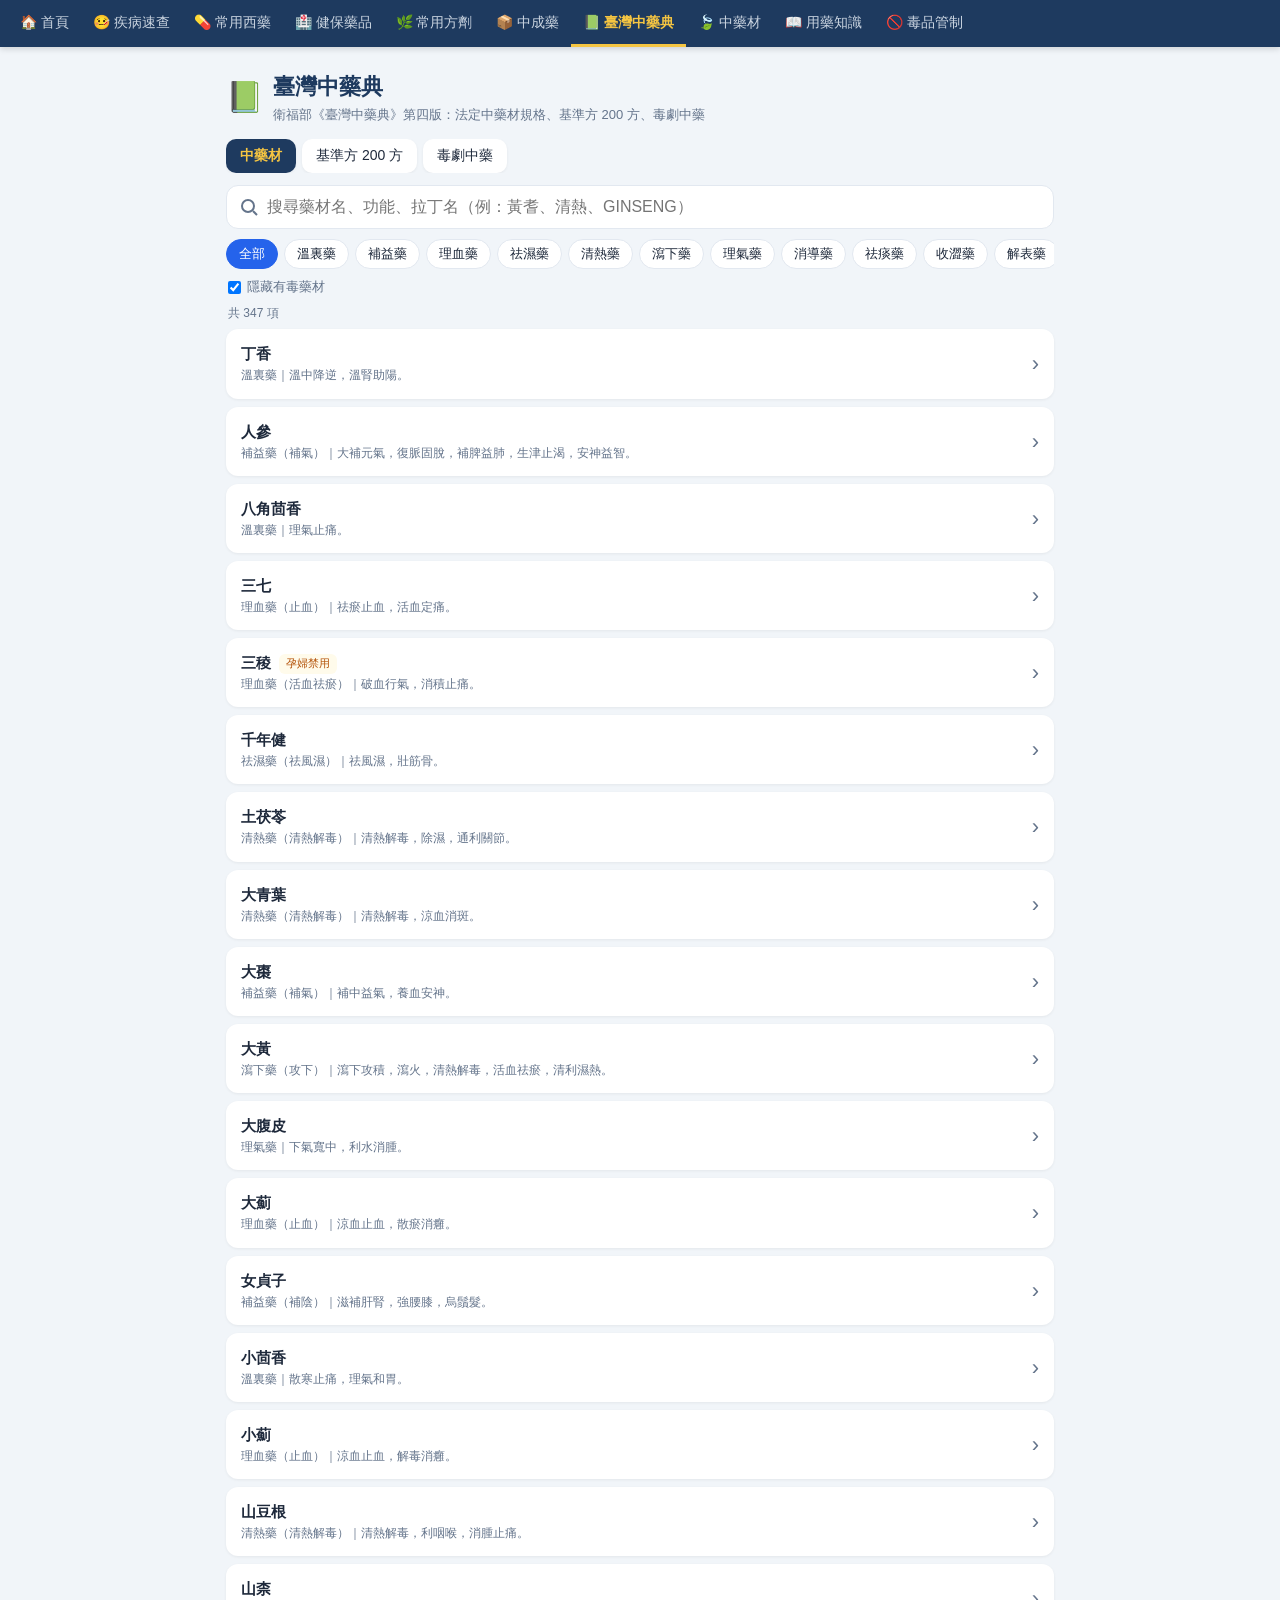
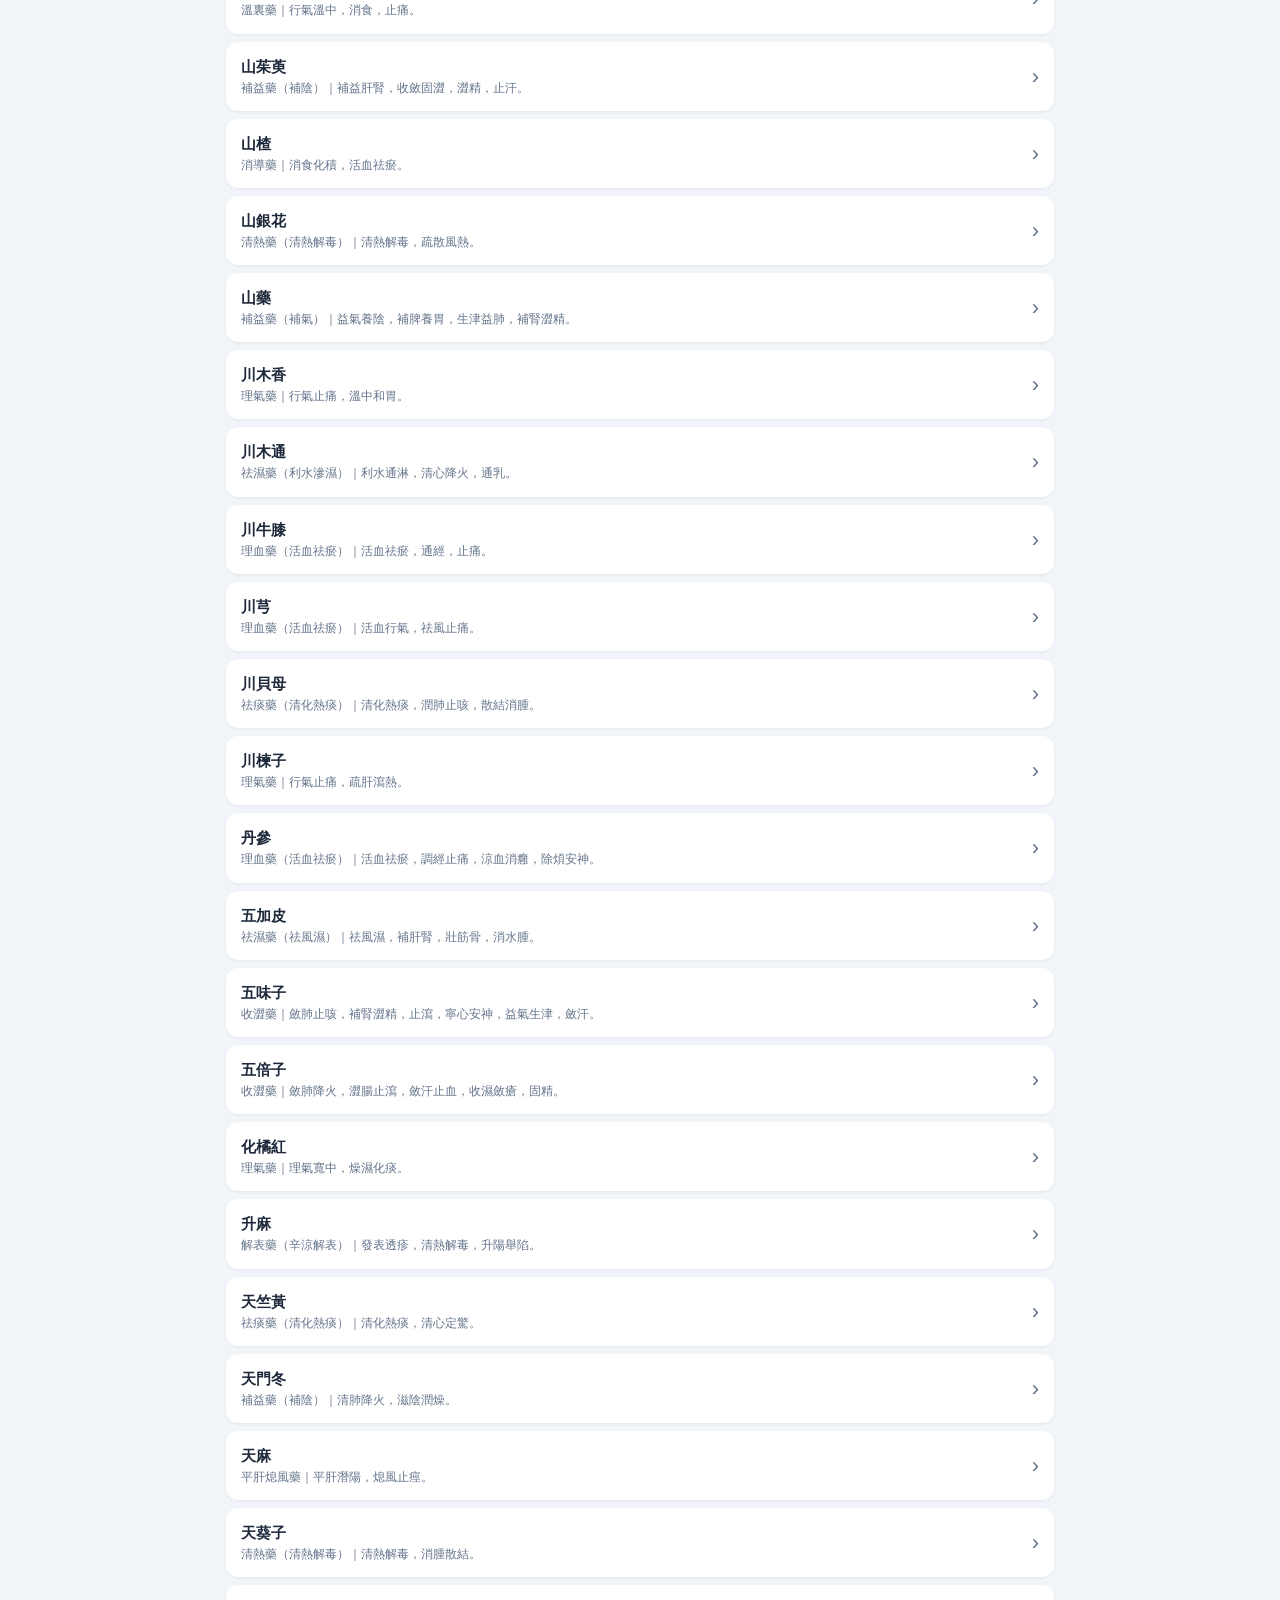
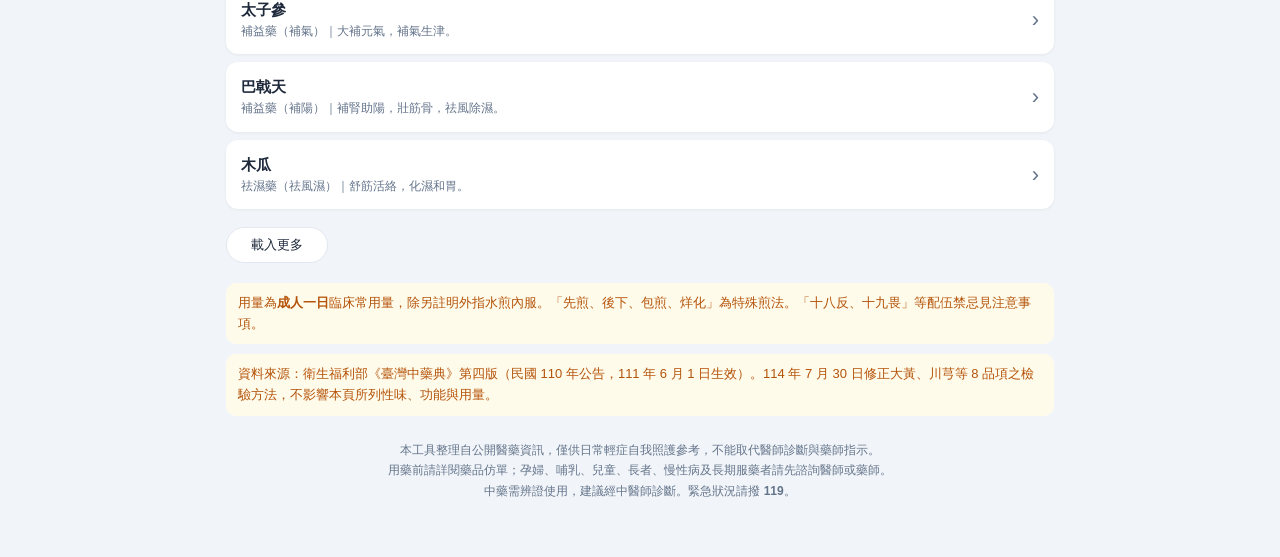
<file: twp.html>
<!DOCTYPE html>
<html lang="zh-Hant">
<head>
<meta charset="UTF-8">
<meta name="viewport" content="width=device-width,initial-scale=1,maximum-scale=1,user-scalable=no">
<meta name="theme-color" content="#1e3a5f">
<meta name="apple-mobile-web-app-capable" content="yes">
<title>臺灣中藥典｜自我診療工具箱</title>
<link rel="icon" href="data:image/svg+xml,<svg xmlns='http://www.w3.org/2000/svg' viewBox='0 0 100 100'><text y='.9em' font-size='90'>📗</text></svg>">
<link rel="manifest" href="manifest.webmanifest">
<link rel="apple-touch-icon" href="apple-touch-icon.png">
<link rel="stylesheet" href="common.css">
<style>
.tabs{display:flex;gap:6px;margin:4px 0 12px;overflow-x:auto;scrollbar-width:none}
.tabs button{flex:none;border:none;background:#fff;padding:8px 14px;border-radius:10px;font-size:14px;cursor:pointer;color:var(--text);box-shadow:0 1px 3px rgba(0,0,0,.06)}
.tabs button.on{background:var(--navy);color:var(--gold);font-weight:600}
.badge-tw{display:inline-block;font-size:11px;padding:1px 7px;border-radius:6px;background:#e0f2fe;color:#0369a1;font-weight:600;margin-left:4px;vertical-align:middle}
.yp{background:var(--bg);border-radius:8px;padding:6px 10px;margin-top:6px;font-size:13px}
.no{font-size:12px;color:var(--muted);margin-right:4px}
section[hidden]{display:none}
table.t{width:100%;border-collapse:collapse;font-size:13px}
table.t th,table.t td{border:1px solid var(--line);padding:6px 8px;text-align:left}
table.t th{background:var(--primary-l);color:var(--navy)}
</style>
</head>
<body>
<div class="wrap">
  <div class="page-title"><span class="ico">📗</span><div><h1>臺灣中藥典</h1><p>衛福部《臺灣中藥典》第四版：法定中藥材規格、基準方 200 方、毒劇中藥</p></div></div>

  <div class="tabs" id="tabs">
    <button data-t="herb" class="on">中藥材</button>
    <button data-t="fang">基準方 200 方</button>
    <button data-t="tox">毒劇中藥</button>
  </div>

  <section id="s-herb">
    <input id="qh" class="search" type="search" placeholder="搜尋藥材名、功能、拉丁名（例：黃耆、清熱、GINSENG）" autocomplete="off">
    <div class="chips" id="ch"></div>
    <div id="dfh" class="note-box" style="display:none;background:var(--primary-l);color:var(--primary-d)"></div>
    <label style="font-size:13px;color:var(--muted);display:flex;gap:6px;align-items:center;margin:4px 2px"><input type="checkbox" id="toxh" checked>隱藏有毒藥材</label>
    <div class="count" id="cnth"></div>
    <div id="listh"></div>
    <button id="moreh" class="chip" style="display:block;margin:10px auto;padding:8px 24px">載入更多</button>
    <div class="note-box">用量為<b>成人一日</b>臨床常用量，除另註明外指水煎內服。「先煎、後下、包煎、烊化」為特殊煎法。「十八反、十九畏」等配伍禁忌見注意事項。</div>
  </section>

  <section id="s-fang" hidden>
    <input id="qf" class="search" type="search" placeholder="搜尋方名、組成、效能或適應症（例：失眠、葛根湯、咳嗽）" autocomplete="off">
    <div id="dff" class="note-box" style="display:none;background:var(--primary-l);color:var(--primary-d)"></div>
    <div class="count" id="cntf"></div>
    <div id="listf"></div>
    <button id="moref" class="chip" style="display:block;margin:10px auto;padding:8px 24px">載入更多</button>
    <div class="note-box">基準方是衛福部公告中藥製劑（多為科學中藥濃縮製劑）的處方依據，組成數字為一日飲片量（公克）。方名後註明（丸）（散）者另有傳統劑型。科學中藥實際服用量請依產品標示或中醫師處方。</div>
  </section>

  <section id="s-tox" hidden>
    <div class="card"><h2>☠️ 毒劇中藥一覽表</h2>
      <p style="font-size:14px;margin-bottom:8px">下列藥材毒性強烈，須經炮製或由中醫師依規定調劑，一般民眾不可自行使用。多為「生品」，炮製後毒性降低（如生半夏→法半夏、生附子→炮附子）。</p>
      <table class="t" id="toxT"><tr><th>品項</th><th>拉丁生藥名</th></tr></table>
    </div>
  </section>

  <p class="note-box" id="src"></p>
  <p class="disclaimer" id="disc"></p>
</div>

<script src="data_west.js"></script>
<script src="data_tcm.js"></script>
<script src="data_disease.js"></script>
<script src="data_twp.js"></script>
<script src="common.js"></script>
<script>
const $=id=>document.getElementById(id);
$("disc").innerHTML=DISCLAIMER;
$("src").innerHTML='資料來源：衛生福利部《臺灣中藥典》第四版（民國 110 年公告，111 年 6 月 1 日生效）。114 年 7 月 30 日修正大黃、川芎等 8 品項之檢驗方法，不影響本頁所列性味、功能與用量。';
const tabs=$("tabs");
function showTab(t){tabs.querySelectorAll("button").forEach(b=>b.classList.toggle("on",b.dataset.t===t));document.querySelectorAll("section").forEach(s=>s.hidden=s.id!=="s-"+t);}
tabs.addEventListener("click",e=>{const b=e.target.closest("button");if(!b)return;showTab(b.dataset.t);history.replaceState(null,"","?tab="+b.dataset.t);});
const did=qs("d"), dz=did?byId(DISEASES,did):null, focus=qs("id");
if(qs("tab"))showTab(qs("tab"));
const dzLink=el=>{if(dz){el.innerHTML=`篩選疾病：<b>${dz.icon} ${esc(dz.name)}</b> <a href="twp.html?tab=${qs("tab")||"herb"}">✕ 清除</a>`;el.style.display="";}};
const dzLinks=ids=>{const ds=ids.map(i=>byId(DISEASES,i)).filter(Boolean);return ds.length?`<dt>相關疾病</dt><dd><div class="links">${ds.map(d=>`<a href="disease.html?id=${d.id}">${d.icon} ${esc(d.name)}</a>`).join("")}</div></dd>`:""};

// ── 中藥材 ──
const H=TWP.herbs; H.forEach((h,i)=>h.id="t"+i);
const cats=["全部",...[...new Set(H.map(h=>h.c1).filter(Boolean))]];
let ch="全部",kh="",hideTox=true,sh=40;
$("ch").innerHTML=cats.map(c=>`<button class="chip ${c===ch?"on":""}" data-c="${c}">${c}</button>`).join("");
$("ch").addEventListener("click",e=>{const b=e.target.closest(".chip");if(!b)return;ch=b.dataset.c;sh=40;$("ch").querySelectorAll(".chip").forEach(x=>x.classList.toggle("on",x===b));drawH();});
$("qh").addEventListener("input",e=>{kh=e.target.value;sh=40;drawH();});
$("toxh").addEventListener("change",e=>{hideTox=e.target.checked;sh=40;drawH();});
$("moreh").addEventListener("click",()=>{sh+=40;drawH();});
function herbItem(h){
  const pf=pregnancyFlag(h.no);
  return `<details class="item ${h.n===focus?"hl":""}" id="h-${h.id}" ${h.n===focus?"open":""}><summary><div>
    <div class="t1">${esc(h.n)}${h.tx.length?` <span class="tag rx">⚠️ ${esc(h.tx[0])}</span>`:""}${pf?` <span class="tag rx">${pf}</span>`:""}</div>
    <div class="t2">${esc(h.c1)}${h.c2?"（"+esc(h.c2)+"）":""}｜${esc(h.fn.slice(0,30))}</div></div></summary>
    <div class="body"><dl class="kv">
      <dt>生藥名</dt><dd>${esc(h.la)}${h.en?"<br><span style='color:var(--muted);font-size:13px'>"+esc(h.en)+"</span>":""}</dd>
      ${h.src?`<dt>基原</dt><dd style="font-size:13px">${esc(h.src)}</dd>`:""}
      <dt>性味歸經</dt><dd>${esc(h.xw)}</dd>
      <dt>功能</dt><dd>${esc(h.fn)}</dd>
      <dt>用法用量</dt><dd>${esc(h.u)}</dd>
      ${h.no?`<dt>注意</dt><dd style="color:var(--red)">${esc(h.no)}</dd>`:""}
      ${dzLinks(h.d)}
    </dl>
    ${h.yp.map(y=>`<div class="yp"><b>【飲片】${esc(y.n)}</b>${y.xw&&y.xw!==h.xw?`<br>性味：${esc(y.xw)}`:""}${y.fn&&y.fn!==h.fn?`<br>功能：${esc(y.fn)}`:""}${y.u&&y.u!==h.u?`<br>用量：${esc(y.u)}`:""}${y.no&&y.no!==h.no?`<br><span style="color:var(--red)">注意：${esc(y.no)}</span>`:""}</div>`).join("")}
    </div></details>`;
}
function drawH(){
  const k=norm(kh.trim());
  let L=H.filter(h=>(ch==="全部"||h.c1===ch)&&(!did||h.d.includes(did))&&(!hideTox||!h.tx.length||h.n===focus)&&(!k||norm(h.n+h.la+h.en+h.fn+h.c1+h.c2+h.xw+h.yp.map(y=>y.n).join("")).includes(k)));
  $("cnth").textContent=`共 ${L.length} 項`;
  $("listh").innerHTML=L.length?L.slice(0,sh).map(herbItem).join(""):`<div class="empty">找不到符合的藥材</div>`;
  $("moreh").style.display=L.length>sh?"":"none";
}
if(focus&&!qs("tab")){kh=focus;$("qh").value=focus;}
dzLink($("dfh"));drawH();

// ── 基準方 ──
const F=TWP.fang;let kf="",sf=30;
$("qf").addEventListener("input",e=>{kf=e.target.value;sf=30;drawF();});
$("moref").addEventListener("click",()=>{sf+=30;drawF();});
const herbLink=c=>esc(c).replace(/([一-鿿]{1,6})(?=\d)/g,(m)=>H.some(h=>h.n===m)?`<a href="twp.html?id=${encodeURIComponent(m)}">${m}</a>`:m);
function drawF(){
  const k=norm(kf.trim());
  const L=F.filter(f=>(!did||f.d.includes(did))&&(!k||norm(f.n+f.c+f.eff+f.ind+f.src).includes(k)));
  $("cntf").textContent=`共 ${L.length} 方`;
  $("listf").innerHTML=L.length?L.slice(0,sf).map(f=>`<details class="item" id="f-${f.no}" ${qs("no")==f.no?"open":""}><summary><div>
    <div class="t1"><span class="no">${f.no}</span>${esc(f.n)}</div><div class="t2">${esc(f.eff)}｜${esc(f.ind.slice(0,26))}${f.ind.length>26?"…":""}</div></div></summary>
    <div class="body"><dl class="kv"><dt>出典</dt><dd>${esc(f.src)}</dd><dt>效能</dt><dd>${esc(f.eff)}</dd><dt>適應症</dt><dd>${esc(f.ind)}</dd>
    <dt>組成</dt><dd style="font-size:13px">${herbLink(f.c)}</dd>${dzLinks(f.d)}</dl></div></details>`).join(""):`<div class="empty">找不到符合的方劑</div>`;
  $("moref").style.display=L.length>sf?"":"none";
}
if(qs("no")){kf="";}
dzLink($("dff"));drawF();
if(qs("no")){const el=$("f-"+qs("no"));if(el)setTimeout(()=>el.scrollIntoView({behavior:"smooth",block:"center"}),60);}

// ── 毒劇 ──
$("toxT").innerHTML+=TWP.tox.map(t=>`<tr><td>${esc(t[0])}</td><td style="font-size:12px">${esc(t[1])}</td></tr>`).join("");
</script>
</body>
</html>
</file>
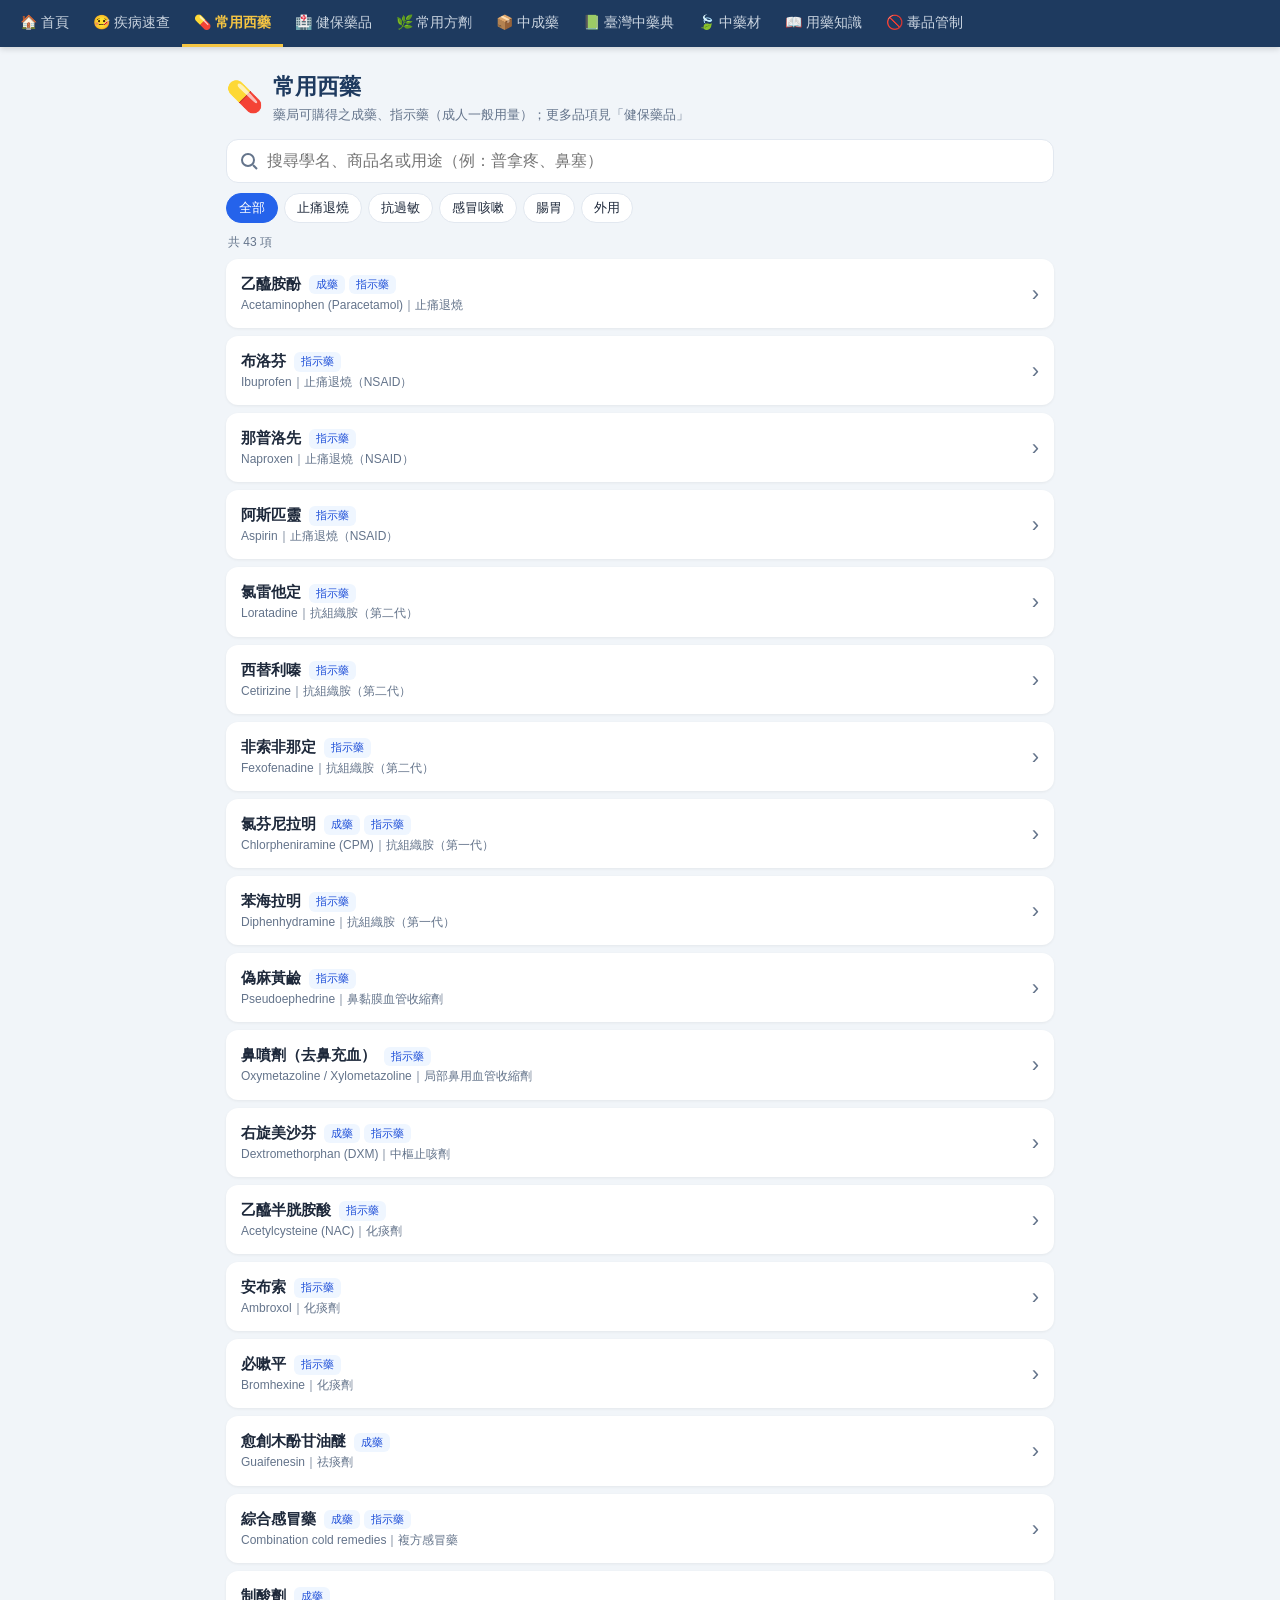
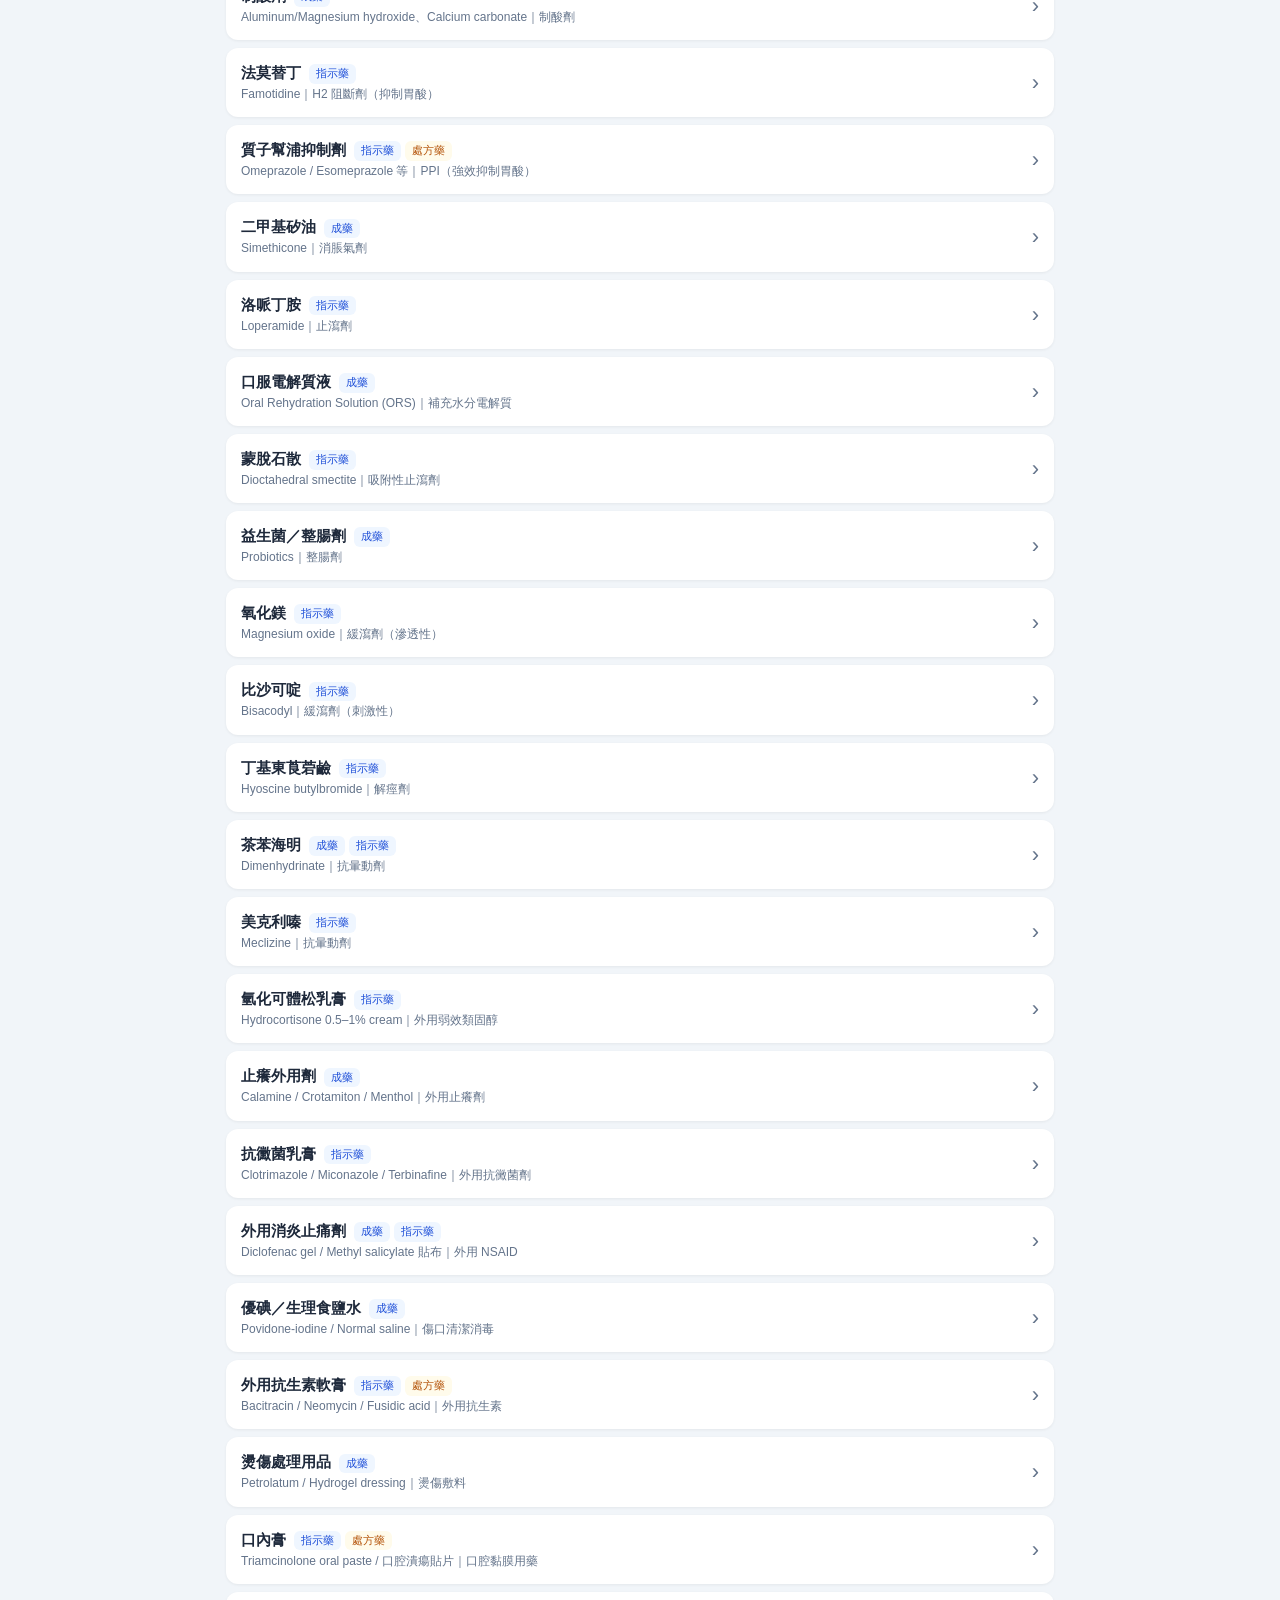
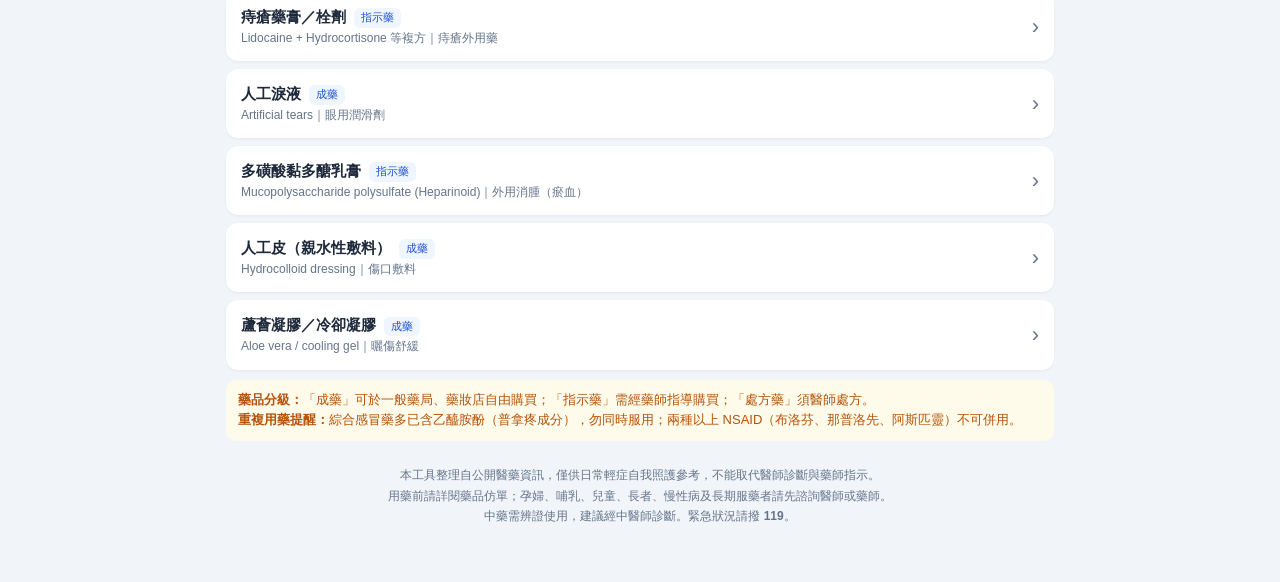
<file: westmed.html>
<!DOCTYPE html>
<html lang="zh-Hant">
<head>
<meta charset="UTF-8">
<meta name="viewport" content="width=device-width,initial-scale=1,maximum-scale=1,user-scalable=no">
<meta name="theme-color" content="#1e3a5f">
<meta name="apple-mobile-web-app-capable" content="yes">
<title>常用西藥｜自我診療工具箱</title>
<link rel="icon" href="data:image/svg+xml,<svg xmlns='http://www.w3.org/2000/svg' viewBox='0 0 100 100'><text y='.9em' font-size='90'>💊</text></svg>">
<link rel="manifest" href="manifest.webmanifest">
<link rel="apple-touch-icon" href="apple-touch-icon.png">
<link rel="stylesheet" href="common.css">
</head>
<body>
<div class="wrap">
  <div class="page-title"><span class="ico">💊</span><div><h1>常用西藥</h1><p>藥局可購得之成藥、指示藥（成人一般用量）；更多品項見「健保藥品」</p></div></div>
  <input id="q" class="search" type="search" placeholder="搜尋學名、商品名或用途（例：普拿疼、鼻塞）" autocomplete="off">
  <div class="chips" id="chips"></div>
  <div class="count" id="cnt"></div>
  <div id="list"></div>
  <div class="note-box">
    <b>藥品分級：</b>「成藥」可於一般藥局、藥妝店自由購買；「指示藥」需經藥師指導購買；「處方藥」須醫師處方。<br>
    <b>重複用藥提醒：</b>綜合感冒藥多已含乙醯胺酚（普拿疼成分），勿同時服用；兩種以上 NSAID（布洛芬、那普洛先、阿斯匹靈）不可併用。
  </div>
  <p class="disclaimer" id="disc"></p>
</div>

<script src="data_west.js"></script>
<script src="data_tcm.js"></script>
<script src="data_disease.js"></script>
<script src="common.js"></script>
<script>
document.getElementById("disc").innerHTML=DISCLAIMER;
const GROUPS=[
  ["止痛退燒",m=>/止痛|NSAID/.test(m.cls)&&!/外用/.test(m.cls)],
  ["抗過敏",m=>/抗組織胺/.test(m.cls)],
  ["感冒咳嗽",m=>/鼻|咳|痰|感冒/.test(m.cls)],
  ["腸胃",m=>/制酸|胃酸|PPI|脹氣|瀉|整腸|電解質|解痙|暈動/.test(m.cls)],
  ["外用",m=>/外用|傷口|燙傷|曬傷|口腔|痔瘡|眼用/.test(m.cls)],
];
const groupOf=m=>(GROUPS.find(([,f])=>f(m))||["其他"])[0];
let g="全部",kw="";
const focus=qs("id");
const chips=document.getElementById("chips");
chips.innerHTML=["全部",...GROUPS.map(x=>x[0])].map(c=>`<button class="chip ${c===g?"on":""}" data-c="${c}">${c}</button>`).join("");
chips.addEventListener("click",e=>{const b=e.target.closest(".chip");if(!b)return;g=b.dataset.c;
  chips.querySelectorAll(".chip").forEach(x=>x.classList.toggle("on",x===b));draw();});
const q=document.getElementById("q");q.addEventListener("input",()=>{kw=q.value;draw();});

function draw(){
  const k=norm(kw.trim());
  const list=WEST_MEDS.filter(m=>(g==="全部"||groupOf(m)===g)&&(!k||norm(m.name+m.en+m.brand+m.use+m.cls).includes(k)));
  document.getElementById("cnt").textContent=`共 ${list.length} 項`;
  document.getElementById("list").innerHTML=list.length?list.map(m=>{
    const ds=diseasesUsingWest(m.id);
    return `<details class="item ${m.id===focus?"hl":""}" id="m-${m.id}" ${m.id===focus?"open":""}>
      <summary><div><div class="t1">${esc(m.name)} ${m.tag.map(t=>`<span class="tag ${t==="處方藥"?"rx":""}">${t}</span>`).join("")}</div>
        <div class="t2">${esc(m.en)}｜${esc(m.cls)}</div></div></summary>
      <div class="body"><dl class="kv">
        <dt>常見品牌</dt><dd>${esc(m.brand)}</dd>
        <dt>用途</dt><dd>${esc(m.use)}</dd>
        <dt>成人用量</dt><dd>${esc(m.dose)}</dd>
        <dt>注意</dt><dd style="color:var(--red)">${esc(m.caution)}</dd>
        ${m.atc?`<dt>健保品項</dt><dd><a href="nhi.html?atc=${m.atc}">查看同成分的健保藥品與仿單 ›</a></dd>`:""}
        ${ds.length?`<dt>相關疾病</dt><dd><div class="links">${ds.map(d=>`<a href="disease.html?id=${d.id}">${d.icon} ${esc(d.name)}</a>`).join("")}</div></dd>`:""}
      </dl></div></details>`;}).join(""):`<div class="empty">找不到符合的藥品</div>`;
}
draw();
if(focus){const el=document.getElementById("m-"+focus);if(el)setTimeout(()=>el.scrollIntoView({behavior:"smooth",block:"center"}),50);}
</script>
</body>
</html>
</file>
<file: common.css>
:root{
  --primary:#2563eb; --primary-d:#1d4ed8; --primary-l:#eff6ff;
  --navy:#1e3a5f; --gold:#f5c542;
  --bg:#f1f5f9; --card:#ffffff; --text:#1e293b; --muted:#64748b; --line:#e2e8f0;
  --red:#dc2626; --red-l:#fef2f2; --green:#059669; --green-l:#ecfdf5; --amber:#b45309; --amber-l:#fffbeb;
}
*{box-sizing:border-box;margin:0;padding:0}
html{-webkit-text-size-adjust:100%}
body{font-family:-apple-system,BlinkMacSystemFont,"PingFang TC","Microsoft JhengHei","Noto Sans TC",sans-serif;
  background:var(--bg);color:var(--text);line-height:1.6;font-size:15px;padding-bottom:40px}
a{color:var(--primary);text-decoration:none}

/* 導覽列 */
.topnav{position:sticky;top:0;z-index:50;background:var(--navy);display:flex;overflow-x:auto;
  padding:0 8px;box-shadow:0 2px 6px rgba(0,0,0,.15);scrollbar-width:none}
.topnav::-webkit-scrollbar{display:none}
.topnav a{color:#cbd5e1;padding:11px 12px;white-space:nowrap;font-size:14px;border-bottom:3px solid transparent}
.topnav a.active{color:var(--gold);border-bottom-color:var(--gold);font-weight:600}
.topnav a:hover{color:#fff}

.wrap{max-width:860px;margin:0 auto;padding:16px}
.page-title{display:flex;align-items:center;gap:10px;margin:6px 0 14px}
.page-title .ico{font-size:30px}
.page-title h1{font-size:22px;color:var(--navy)}
.page-title p{font-size:13px;color:var(--muted)}

/* 搜尋與篩選 */
.search{width:100%;padding:12px 14px 12px 40px;border:1.5px solid var(--line);border-radius:12px;font-size:16px;
  background:#fff url("data:image/svg+xml,%3Csvg xmlns='http://www.w3.org/2000/svg' width='18' height='18' fill='none' stroke='%2364748b' stroke-width='2'%3E%3Ccircle cx='8' cy='8' r='6'/%3E%3Cpath d='M13 13l4 4'/%3E%3C/svg%3E") 13px center no-repeat;outline:none}
.search:focus{border-color:var(--primary);box-shadow:0 0 0 3px rgba(37,99,235,.15)}
.chips{display:flex;gap:6px;overflow-x:auto;padding:10px 0 4px;scrollbar-width:none}
.chips::-webkit-scrollbar{display:none}
.chip{flex:none;border:1px solid var(--line);background:#fff;color:var(--text);padding:5px 12px;border-radius:999px;font-size:13px;cursor:pointer}
.chip.on{background:var(--primary);color:#fff;border-color:var(--primary)}
.count{font-size:12px;color:var(--muted);margin:6px 2px}

/* 卡片 */
.grid{display:grid;grid-template-columns:repeat(auto-fill,minmax(150px,1fr));gap:10px}
.dcard{background:var(--card);border-radius:12px;padding:12px;box-shadow:0 1px 3px rgba(0,0,0,.06);cursor:pointer;
  border:1.5px solid transparent;transition:.15s}
.dcard:hover{border-color:var(--primary);transform:translateY(-1px)}
.dcard .e{font-size:26px}
.dcard .n{font-weight:600;margin-top:2px}
.dcard .c{font-size:12px;color:var(--muted)}

.card{background:var(--card);border-radius:14px;padding:16px;margin-bottom:12px;box-shadow:0 1px 3px rgba(0,0,0,.06)}
.card h2{font-size:16px;color:var(--navy);margin-bottom:8px;display:flex;align-items:center;gap:6px}
.card ul{padding-left:20px}
.card li{margin:3px 0}

.item{background:var(--card);border-radius:12px;margin-bottom:8px;box-shadow:0 1px 3px rgba(0,0,0,.06);border:1.5px solid transparent;overflow:hidden}
.item.hl{border-color:var(--gold);box-shadow:0 0 0 3px rgba(245,197,66,.35)}
.item summary{list-style:none;padding:12px 14px;cursor:pointer;display:flex;justify-content:space-between;align-items:center;gap:8px}
.item summary::-webkit-details-marker{display:none}
.item summary::after{content:"›";font-size:22px;color:var(--muted);transition:.2s}
.item[open] summary::after{transform:rotate(90deg)}
.item .t1{font-weight:600}
.item .t2{font-size:12px;color:var(--muted)}
.item .body{padding:0 14px 14px;border-top:1px dashed var(--line)}
.kv{display:grid;grid-template-columns:64px 1fr;gap:4px 10px;margin-top:10px;font-size:14px}
.kv dt{color:var(--muted);font-size:13px}
.tag{display:inline-block;font-size:11px;padding:1px 7px;border-radius:6px;background:var(--primary-l);color:var(--primary-d);margin-left:4px;font-weight:500;vertical-align:middle}
.tag.rx{background:var(--amber-l);color:var(--amber)}
.links{display:flex;flex-wrap:wrap;gap:6px;margin-top:4px}
.links a{font-size:13px;background:var(--primary-l);padding:3px 10px;border-radius:8px}

/* 詳細頁 */
.back{display:inline-block;margin-bottom:10px;font-size:14px}
.hero{background:linear-gradient(135deg,var(--primary),var(--navy));color:#fff;border-radius:16px;padding:18px;margin-bottom:12px}
.hero .e{font-size:38px}
.hero h1{font-size:24px}
.hero p{opacity:.92;font-size:14px;margin-top:4px}
.med{display:flex;justify-content:space-between;align-items:flex-start;gap:10px;padding:9px 0;border-bottom:1px solid var(--line)}
.med:last-child{border:none}
.med .note{font-size:13px;color:var(--muted)}
.dose{font-size:12px;color:var(--text);background:var(--bg);border-radius:6px;padding:4px 8px;margin-top:4px}
.tcmrow{padding:10px 0;border-bottom:1px solid var(--line)}
.tcmrow:last-child{border:none}
.tcmrow b{color:var(--green)}
.tcmrow .k{font-size:13px;color:var(--muted);margin:2px 0 4px}
.tcmrow .links a{background:var(--green-l);color:var(--green)}
.redbox{background:var(--red-l);border-left:4px solid var(--red)}
.redbox h2{color:var(--red)}
.note-box{background:var(--amber-l);border-radius:10px;padding:10px 12px;font-size:13px;color:var(--amber);margin:10px 0}

.disclaimer{font-size:12px;color:var(--muted);text-align:center;margin-top:24px;line-height:1.7}
.empty{text-align:center;color:var(--muted);padding:30px 0}
@media (max-width:480px){ .grid{grid-template-columns:repeat(2,1fr)} .hero h1{font-size:21px} }
</file>
